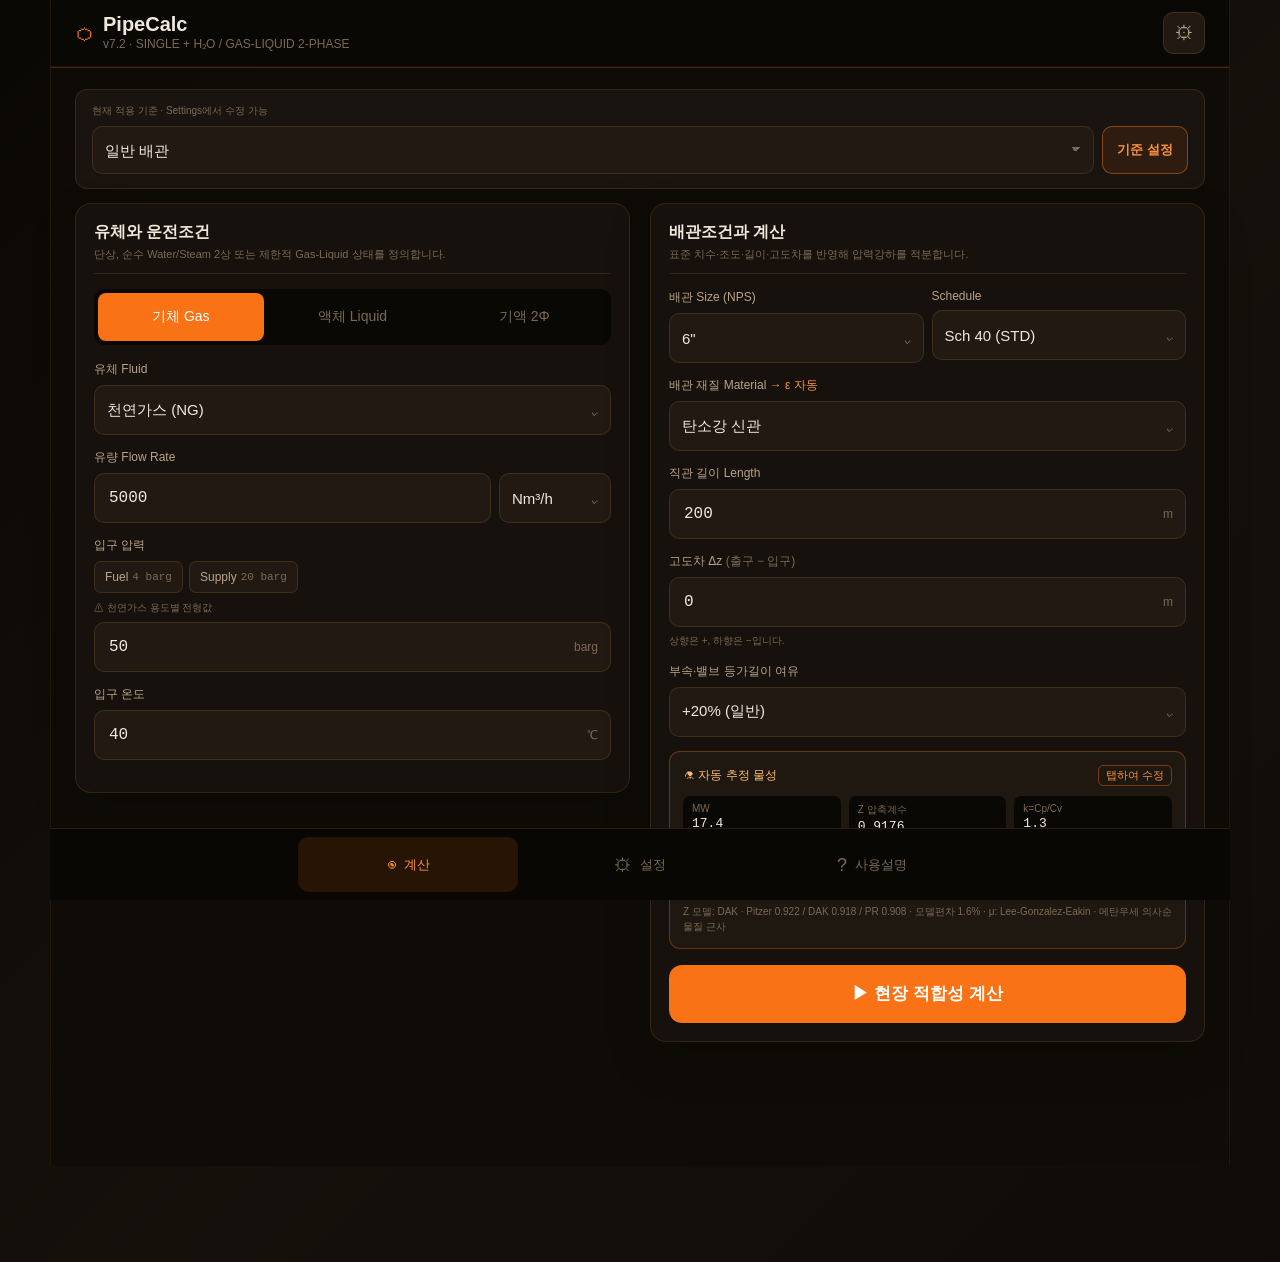
<file: index.html>
<!DOCTYPE html>
<html lang="ko">
<head>
<meta charset="UTF-8" />
<meta name="viewport" content="width=device-width, initial-scale=1.0, viewport-fit=cover" />
<title>PipeCalc v7.2 — IF97 단상·H₂O 및 제한적 Gas-Liquid 2상</title>
<style>
/* ── 디자인 토큰 ── */
:root{
  --bg:#0f0c08; --bg2:#0a0804; --card:#1a1410; --card2:#221a12; --card3:#1e1810;
  --line:rgba(255,180,80,0.12); --line2:rgba(255,180,80,0.07);
  --txt:#f0e8dc; --txt2:#b8a48a; --txt3:#7a6a54;
  --pass:#22c55e; --fail:#ef4444; --info:#f97316; --warn:#fbbf24; --special:#fb923c;
  --r:13px;
}
*{box-sizing:border-box; -webkit-tap-highlight-color:transparent;}
html,body{margin:0; padding:0; background:var(--bg); color:var(--txt);
  font-family:-apple-system,BlinkMacSystemFont,'Segoe UI','Noto Sans KR',Arial,sans-serif; -webkit-font-smoothing:antialiased;}
body{padding:env(safe-area-inset-top) env(safe-area-inset-right) env(safe-area-inset-bottom) env(safe-area-inset-left);}
.mono{font-family:'SFMono-Regular',Consolas,'Liberation Mono',monospace;}
.app{max-width:460px; margin:0 auto; min-height:100vh;}

/* ── 헤더 ── */
.hdr{background:var(--bg2); padding:14px 16px; border-bottom:0.5px solid var(--line2);
  display:flex; align-items:center; justify-content:space-between; position:sticky; top:0; z-index:30;
  box-shadow:0 1px 0 0 rgba(249,115,22,0.25);}
.hdr-l{display:flex; align-items:center; gap:8px;}
.hdr-l b{font-weight:700; font-size:17px;}
.hdr .ico{color:var(--info); font-size:20px;}
.hdr-tag{color:var(--txt3); font-size:11px;}

/* ── 요약바 ── */
.sumbar{background:var(--card); padding:10px 16px; border-bottom:0.5px solid var(--line2);
  position:sticky; top:49px; z-index:29; font-size:13px;}
.sumbar .lbl{color:var(--txt3); font-size:11px; margin-right:6px;}
.sumbar .val{color:var(--txt2);}
.sumbar .val.on{color:var(--txt);}

/* ── 본문 ── */
.body{padding:16px;}
.fld{margin-bottom:14px;}
.fld>label{color:var(--txt2); font-size:12px; display:block; margin-bottom:6px;}
.row{display:flex; gap:8px;}
.row>.fld{flex:1; margin-bottom:0;}
.row.mb{margin-bottom:14px;}

/* 입력 */
.inp,.selbtn{width:100%; background:var(--card2); color:var(--txt); border:0.5px solid var(--line);
  border-radius:9px; min-height:46px; font-size:15px; padding:0 12px;}
.inp{font-family:'SFMono-Regular',Consolas,'Liberation Mono',monospace;}
.inwrap{display:flex; align-items:center; background:var(--card2); border:0.5px solid var(--line);
  border-radius:9px; min-height:46px; padding:0 12px;}
.inwrap input{flex:1; width:100%; background:transparent; color:var(--txt); border:none; outline:none;
  font-family:'SFMono-Regular',Consolas,'Liberation Mono',monospace; font-size:15px;}
.inwrap .u{color:var(--txt3); font-size:12px; margin-left:6px;}

/* 셀렉트 버튼(휠/바텀시트 트리거) */
.selbtn{display:flex; align-items:center; justify-content:space-between; cursor:pointer; text-align:left;}
.selbtn span{color:var(--txt);} .selbtn i{color:var(--txt3); font-size:18px;}

/* 토글 */
.seg{display:flex; gap:6px; background:var(--bg2); border-radius:11px; padding:4px; margin-bottom:16px;}
.seg button{flex:1; background:transparent; color:var(--txt3); border:none; border-radius:8px;
  padding:11px; font-size:14px; font-weight:500; min-height:44px; cursor:pointer; font-family:inherit;}
.seg button.act{background:var(--info); color:#fff;}
.seg.liq button.act{background:var(--info);}

/* 추정 물성 카드 */
.estcard{background:var(--card3); border:0.5px solid rgba(249,115,22,0.32); border-radius:11px; padding:13px; margin-bottom:16px;}
.estcard .top{display:flex; align-items:center; justify-content:space-between; margin-bottom:10px;}
.estcard .top .l{display:flex; align-items:center; gap:6px; color:#fdba74; font-size:12px; font-weight:500;}
.estcard .top .l i{color:var(--special); font-size:16px;}
.estcard .badge{color:var(--special); font-size:11px; border:0.5px solid rgba(249,115,22,0.4); border-radius:5px; padding:2px 7px;}
.estgrid{display:grid; grid-template-columns:1fr 1fr; gap:8px;}
.estitem{background:var(--bg2); border-radius:7px; padding:7px 9px;}
.estitem .k{color:var(--txt3); font-size:10px;}
.estitem .v{color:var(--txt); font-family:'SFMono-Regular',Consolas,'Liberation Mono',monospace; font-size:13px; margin-top:2px;}
.estitem.edit{outline:1px solid rgba(249,115,22,0.5);}
.estitem input{width:100%; background:transparent; border:none; color:var(--special);
  font-family:'SFMono-Regular',Consolas,'Liberation Mono',monospace; font-size:13px; outline:none; margin-top:2px;}

/* 계산 버튼 */
.calc{width:100%; background:var(--info); color:#fff; border:none; border-radius:11px;
  padding:15px; font-size:16px; font-weight:700; min-height:54px; cursor:pointer; font-family:inherit;
  display:flex; align-items:center; justify-content:center; gap:7px;}
.calc:active{transform:scale(0.99);}

/* 결과 */
.result{margin-top:18px;}
.verdict{border-radius:13px; padding:16px; display:flex; align-items:center; gap:12px; margin-bottom:14px;}
.verdict.pass{background:rgba(34,197,94,0.12); border:0.5px solid rgba(34,197,94,0.4);}
.verdict.fail{background:rgba(239,68,68,0.12); border:0.5px solid rgba(239,68,68,0.4);}
.verdict .vi{font-size:34px;} .verdict.pass .vi{color:var(--pass);} .verdict.fail .vi{color:var(--fail);}
.verdict .vt b{font-size:20px; font-weight:700;} .verdict.pass .vt b{color:var(--pass);} .verdict.fail .vt b{color:var(--fail);}
.verdict .vt div{color:var(--txt2); font-size:12px; margin-top:2px;}

.metrics{display:grid; grid-template-columns:1fr 1fr; gap:10px; margin-bottom:14px;}
.metric{background:var(--card); border-radius:10px; padding:12px;}
.metric .mk{color:var(--txt3); font-size:11px;}
.metric .mv{font-family:'SFMono-Regular',Consolas,'Liberation Mono',monospace; font-size:19px; margin-top:3px;}
.metric .ma{font-size:10px; margin-top:3px;}
.metric.ok .mv{color:var(--txt);} .metric.bad .mv{color:var(--fail);} .metric.ok .ma{color:var(--txt3);} .metric.bad .ma{color:var(--fail);}

.detoggle{width:100%; background:var(--card); border:0.5px solid var(--line); color:var(--txt2);
  border-radius:9px; padding:11px; font-size:13px; cursor:pointer; font-family:inherit; margin-bottom:10px;}
.details{background:var(--card); border-radius:10px; padding:13px; display:none;}
.details.show{display:block;}
.details .dl{display:flex; justify-content:space-between; padding:5px 0; border-bottom:0.5px solid var(--line2); font-size:13px;}
.details .dl:last-child{border:none;}
.details .dl .dk{color:var(--txt3);} .details .dl .dv{font-family:'SFMono-Regular',Consolas,'Liberation Mono',monospace;}

.disclaimer{margin-top:14px; padding:11px 13px; background:rgba(245,158,11,0.08);
  border:0.5px solid rgba(245,158,11,0.25); border-radius:9px; color:#fbbf6b; font-size:11px; line-height:1.6;}

/* ── 휠 피커 ── */
.scrim{position:fixed; inset:0; background:rgba(0,0,0,0.55); z-index:50; display:none; align-items:flex-end;}
.scrim.show{display:flex;}
.sheet{width:100%; max-width:460px; margin:0 auto; background:var(--card); border-radius:18px 18px 0 0;
  padding:8px 0 calc(8px + env(safe-area-inset-bottom));}
.sheet-hd{display:flex; align-items:center; justify-content:space-between; padding:10px 16px; border-bottom:0.5px solid var(--line2);}
.sheet-hd b{font-size:15px;} .sheet-hd button{background:none; border:none; color:var(--info); font-size:15px; font-weight:700; font-family:inherit;}
.sheet-hd .cancel{color:var(--txt3); font-weight:400;}

.wheel{position:relative; height:220px; overflow:hidden; -webkit-mask-image:linear-gradient(transparent,#000 25%,#000 75%,transparent);
  mask-image:linear-gradient(transparent,#000 25%,#000 75%,transparent);}
.wheel .sel{position:absolute; left:14px; right:14px; top:88px; height:44px; border-top:0.5px solid var(--line);
  border-bottom:0.5px solid var(--line); pointer-events:none;}
.wheel ul{list-style:none; margin:0; padding:88px 0; touch-action:none;}
.wheel li{height:44px; line-height:44px; text-align:center; font-size:17px; color:var(--txt2);
  font-family:'SFMono-Regular',Consolas,'Liberation Mono',monospace; transition:color .1s;}
.wheel li.center{color:var(--txt); font-weight:500;}

/* ── 바텀시트 검색 ── */
.searchwrap{padding:12px 16px;}
.searchwrap input{width:100%; background:var(--card2); border:0.5px solid var(--line); border-radius:9px;
  min-height:44px; padding:0 12px; color:var(--txt); font-size:15px; font-family:inherit; outline:none;}
.flist{max-height:46vh; overflow-y:auto; padding:0 8px 8px;}
.flist .fitem{display:flex; align-items:center; justify-content:space-between; padding:13px 12px;
  border-radius:9px; cursor:pointer; min-height:48px;}
.flist .fitem:active{background:var(--card2);}
.flist .fitem .fn{font-size:15px;} .flist .fitem .ft{color:var(--txt3); font-size:11px;}
.flist .fitem.sel .fn{color:var(--info); font-weight:500;}
.flist .nores{padding:24px; text-align:center; color:var(--txt3); font-size:13px; line-height:1.6;}

/* ── 압력 프리셋 칩 ── */
.presets{display:flex; flex-wrap:wrap; gap:6px; margin-bottom:7px;}
.preset-chip{background:var(--card2); border:0.5px solid var(--line); color:var(--txt2);
  border-radius:7px; padding:6px 10px; font-size:12px; cursor:pointer; font-family:inherit;
  min-height:32px; display:flex; align-items:center; gap:4px; white-space:nowrap;}
.preset-chip:active{transform:scale(0.96);}
.preset-chip.on{background:rgba(249,115,22,0.14); border-color:rgba(249,115,22,0.5); color:var(--special);}
.preset-chip .pv{font-family:'SFMono-Regular',Consolas,'Liberation Mono',monospace; color:var(--txt3); font-size:11px;}
.preset-chip.on .pv{color:var(--special);}
.preset-note{color:var(--txt3); font-size:10px; margin-bottom:7px; line-height:1.5;}


/* ── v5 현장판: 신뢰도·상변화·오차범위 ── */
.verdict.hold{background:rgba(245,158,11,0.12); border:0.5px solid rgba(245,158,11,0.45);}
.verdict.hold .vi,.verdict.hold .vt b{color:var(--warn);}
.verdict.caution{background:rgba(249,115,22,0.11); border:0.5px solid rgba(249,115,22,0.42);}
.verdict.caution .vi,.verdict.caution .vt b{color:var(--special);}
.verdict.reference{background:rgba(59,130,246,0.11); border:0.5px solid rgba(59,130,246,0.42);}
.verdict.reference .vi,.verdict.reference .vt b{color:#60a5fa;}
.metric.info .mv{color:var(--special);}
.quality{background:var(--card); border-radius:11px; padding:12px; margin-bottom:12px; border:0.5px solid var(--line);}
.quality .qh{display:flex; justify-content:space-between; align-items:center; gap:8px; margin-bottom:8px;}
.quality .qh b{font-size:13px;}
.qbadge{font-family:'SFMono-Regular',Consolas,'Liberation Mono',monospace; font-size:12px; border-radius:6px; padding:3px 8px; border:0.5px solid currentColor;}
.qbadge.a{color:var(--pass)} .qbadge.b{color:#84cc16} .qbadge.c{color:var(--warn)} .qbadge.d{color:var(--fail)}
.qline{font-size:11px; color:var(--txt2); line-height:1.65;}
.alertbox{border-radius:10px; padding:11px 12px; margin-bottom:12px; font-size:11px; line-height:1.65;}
.alertbox.info{background:rgba(59,130,246,0.09); border:0.5px solid rgba(59,130,246,0.3); color:#93c5fd;}
.alertbox.warn{background:rgba(245,158,11,0.09); border:0.5px solid rgba(245,158,11,0.34); color:#fbbf6b;}
.alertbox.danger{background:rgba(239,68,68,0.10); border:0.5px solid rgba(239,68,68,0.38); color:#fca5a5;}
.estnote{grid-column:1/3; color:var(--txt3); font-size:10px; margin-top:2px; line-height:1.55;}
.estnote.warn{color:var(--warn)} .estnote.danger{color:#fca5a5}
.smallnote{color:var(--txt3); font-size:10px; line-height:1.55; margin-top:6px;}
.update-card{background:var(--card); border:0.5px solid var(--line); border-radius:10px; padding:10px 12px; margin-bottom:14px; color:var(--txt2); font-size:11px; line-height:1.6;}


/* ── v6 모바일 UI / 하단 결과 / 설정 페이지 ── */
html{overscroll-behavior-y:none;}
body{padding-bottom:calc(78px + env(safe-area-inset-bottom));}
.app{min-height:100dvh; padding-bottom:140px;}
.hdr{min-height:54px; padding:10px 14px;}
.hdr-actions{display:flex; align-items:center; gap:8px;}
.iconbtn{width:42px; height:42px; border-radius:10px; border:0.5px solid var(--line); background:var(--card2); color:var(--txt2); font-size:19px; cursor:pointer;}
.view{display:none;}
.view.active{display:block;}
.body{padding:14px 14px 24px;}
.profilebar{display:grid; grid-template-columns:1fr auto; gap:8px; align-items:end; background:var(--card); border:0.5px solid var(--line); border-radius:12px; padding:11px; margin-bottom:14px;}
.profilebar .plabel{grid-column:1/3; color:var(--txt3); font-size:10px;}
.native-select{appearance:none; width:100%; min-height:48px; border:0.5px solid var(--line); border-radius:10px; background:var(--card2); color:var(--txt); padding:0 38px 0 12px; font-size:15px; font-family:inherit; background-image:linear-gradient(45deg,transparent 50%,var(--txt3) 50%),linear-gradient(135deg,var(--txt3) 50%,transparent 50%); background-position:calc(100% - 17px) 20px,calc(100% - 12px) 20px; background-size:5px 5px,5px 5px; background-repeat:no-repeat;}
.mini-btn,.secondary-btn,.danger-btn{min-height:48px; border-radius:10px; padding:0 14px; font-family:inherit; font-weight:700; cursor:pointer;}
.mini-btn{border:0.5px solid rgba(249,115,22,.45); color:var(--special); background:rgba(249,115,22,.09);}
.secondary-btn{width:100%; border:0.5px solid var(--line); color:var(--txt2); background:var(--card2);}
.danger-btn{width:100%; border:0.5px solid rgba(239,68,68,.35); color:#fca5a5; background:rgba(239,68,68,.08);}
.fld>label{font-size:12px; margin-bottom:7px;}
.inp,.selbtn,.inwrap{min-height:50px; border-radius:10px;}
.inwrap input{font-size:16px; min-height:48px;}
.seg button{min-height:48px;}
.calc{min-height:58px; border-radius:13px; font-size:17px; position:relative; z-index:1;}
.special-input{display:none; background:rgba(249,115,22,.07); border:0.5px solid rgba(249,115,22,.28); border-radius:11px; padding:11px; margin-bottom:14px;}
.special-input.show{display:block;}
.conc-chips{display:flex; gap:6px; overflow-x:auto; padding:2px 0 4px; scrollbar-width:none;}
.conc-chips::-webkit-scrollbar{display:none;}
.conc-chip{min-width:58px; min-height:38px; border-radius:9px; border:0.5px solid var(--line); background:var(--card2); color:var(--txt2); font-family:inherit;}
.conc-chip.on{color:var(--special); border-color:rgba(249,115,22,.55); background:rgba(249,115,22,.12);}

/* 결과는 하단 고정 */
.result-dock{position:fixed; left:50%; transform:translateX(-50%); bottom:calc(70px + env(safe-area-inset-bottom)); width:min(460px,100%); z-index:42; padding:0 10px 8px; display:none; pointer-events:none;}
.result-dock.show{display:block;}
.result-dock button{pointer-events:auto; width:100%; min-height:76px; border:none; border-radius:14px; background:rgba(26,20,16,.97); color:var(--txt); box-shadow:0 -8px 30px rgba(0,0,0,.42); border:1px solid var(--line); padding:10px 12px; display:grid; grid-template-columns:auto 1fr auto; gap:10px; align-items:center; text-align:left; font-family:inherit;}
.dock-status{width:52px; height:52px; border-radius:12px; display:flex; flex-direction:column; align-items:center; justify-content:center; font-weight:800; font-size:11px;}
.dock-status.pass{background:rgba(34,197,94,.14); color:var(--pass);}
.dock-status.fail{background:rgba(239,68,68,.14); color:var(--fail);}
.dock-status.caution,.dock-status.hold{background:rgba(245,158,11,.14); color:var(--warn);}
.dock-status.reference{background:rgba(59,130,246,.14); color:#60a5fa;}
.dock-main{min-width:0;}
.dock-main b{font-size:14px; display:block; white-space:nowrap; overflow:hidden; text-overflow:ellipsis;}
.dock-main span{display:block; color:var(--txt2); font-size:11px; margin-top:4px; white-space:nowrap; overflow:hidden; text-overflow:ellipsis;}
.dock-arrow{font-size:22px; color:var(--special);}

.bottom-nav{position:fixed; left:50%; transform:translateX(-50%); bottom:0; width:min(460px,100%); height:calc(70px + env(safe-area-inset-bottom)); padding:7px 8px env(safe-area-inset-bottom); z-index:45; display:grid; grid-template-columns:1fr 1fr 1fr; gap:6px; background:rgba(10,8,4,.97); border-top:0.5px solid var(--line); backdrop-filter:blur(16px);}
.nav-btn{border:none; border-radius:11px; background:transparent; color:var(--txt3); min-height:54px; display:flex; flex-direction:column; align-items:center; justify-content:center; gap:3px; font-family:inherit; font-size:11px; text-decoration:none; cursor:pointer;}
.nav-btn .ni{font-size:20px; line-height:1;}
.nav-btn.active{background:rgba(249,115,22,.12); color:var(--special);}

/* 결과 상세 bottom sheet */
.result-sheet{max-height:92dvh; overflow-y:auto; padding-bottom:calc(18px + env(safe-area-inset-bottom));}
.result-content{padding:14px;}
.close-x{min-width:44px; min-height:44px; border:none; background:transparent; color:var(--txt2); font-size:24px;}

/* 설정 */
.page-title{margin:4px 0 14px;}
.page-title h2{font-size:20px; margin:0 0 5px;}
.page-title p{font-size:11px; color:var(--txt3); margin:0; line-height:1.55;}
.settings-card{background:var(--card); border:0.5px solid var(--line); border-radius:13px; padding:13px; margin-bottom:12px;}
.settings-card h3{font-size:14px; margin:0 0 10px;}
.settings-grid{display:grid; grid-template-columns:1fr 1fr; gap:10px;}
.settings-grid .fld{margin:0;}
.settings-grid .full{grid-column:1/3;}
.setting-note{font-size:10px; color:var(--txt3); line-height:1.6; margin-top:8px;}
.button-stack{display:grid; gap:9px; margin:12px 0 22px;}
.save-btn{width:100%; min-height:56px; border:none; border-radius:12px; background:var(--info); color:white; font-family:inherit; font-size:16px; font-weight:800;}
.profile-description{padding:10px 12px; border-radius:10px; background:var(--bg2); color:var(--txt2); font-size:11px; line-height:1.55; margin-top:9px;}
.workspace-grid{display:block;}
.input-panel{min-width:0;}
.mode-card{display:none; background:rgba(59,130,246,.07); border:0.5px solid rgba(59,130,246,.30); border-radius:12px; padding:11px; margin-bottom:14px;}
.mode-card.show{display:block;}
.mode-card .seg{margin-bottom:9px;}
.mode-card .seg button{padding:8px 5px; font-size:12px;}
.two-phase-inputs{display:none; margin-top:10px;}
.two-phase-inputs.show{display:block;}
.two-phase-grid{display:grid; grid-template-columns:1fr; gap:10px;}
.two-phase-grid .fld{margin:0;}
.gas-liquid-card{display:none; background:rgba(34,197,94,.07); border-color:rgba(34,197,94,.32);}
.gas-liquid-card.show{display:block;}
.gas-liquid-grid{display:grid; grid-template-columns:1fr; gap:10px;}
.gas-liquid-grid .fld{margin:0; min-width:0;}
.gas-liquid-grid .full{grid-column:1;}
.sample-btn{width:100%; min-height:40px; margin-top:10px; border:0.5px solid rgba(34,197,94,.40); border-radius:8px; background:rgba(34,197,94,.10); color:#86efac; font:inherit; cursor:pointer;}
.seg button[data-ph="two-phase"]{min-width:0;}
.mode-note{color:#93c5fd; font-size:10px; line-height:1.6;}
.locked{opacity:.48; pointer-events:none;}
.hidden{display:none!important;}
.desktop-section-title{display:none;}

@media (max-width:360px){
  .body{padding-left:10px;padding-right:10px;}
  .settings-grid{grid-template-columns:1fr;}
  .settings-grid .full{grid-column:1;}
  .profilebar{grid-template-columns:1fr;}
  .profilebar .plabel{grid-column:1;}
  .mini-btn{width:100%;}
}

@media (min-width:480px){
  .gas-liquid-grid{grid-template-columns:1fr 1fr;}
  .gas-liquid-grid .full{grid-column:1/3;}
}

@media (min-width:820px){
  body{padding-bottom:96px; background:linear-gradient(135deg,#0a0804 0%,#15100a 55%,#0f0c08 100%);}
  .app{max-width:1180px; min-height:100vh; padding-bottom:90px; border-left:0.5px solid var(--line2); border-right:0.5px solid var(--line2); background:rgba(15,12,8,.96);}
  .hdr{padding:12px 24px; min-height:64px;}
  .hdr-l b{font-size:20px;}
  .hdr-tag{font-size:12px;}
  .body{padding:22px 24px 34px;}
  .profilebar{grid-template-columns:minmax(280px,1fr) auto; max-width:none; padding:14px 16px;}
  .workspace-grid{display:grid; grid-template-columns:minmax(0,1fr) minmax(0,1fr); gap:20px; align-items:start;}
  .input-panel{background:rgba(26,20,16,.72); border:0.5px solid var(--line); border-radius:16px; padding:18px; box-shadow:0 18px 50px rgba(0,0,0,.14);}
  .desktop-section-title{display:block; margin:0 0 15px; padding-bottom:11px; border-bottom:0.5px solid var(--line);}
  .desktop-section-title b{font-size:16px;}
  .desktop-section-title span{display:block; margin-top:4px; color:var(--txt3); font-size:11px;}
  .row>.fld{min-width:0;}
  .estgrid{grid-template-columns:repeat(3,minmax(0,1fr));}
  .estnote{grid-column:1/4;}
  .settings-grid{grid-template-columns:repeat(3,minmax(0,1fr));}
  .settings-grid .full{grid-column:1/4;}
  #settingsView .body{max-width:980px; margin:0 auto;}
  .result-dock{bottom:78px; width:min(1180px,100%); padding:0 24px 10px;}
  .result-dock button{min-height:68px; grid-template-columns:62px 1fr auto; padding:8px 16px;}
  .bottom-nav{width:min(1180px,100%); height:72px; padding:8px 22px; grid-template-columns:repeat(3,minmax(140px,220px)); justify-content:center; gap:12px;}
  .nav-btn{flex-direction:row; gap:8px; font-size:13px;}
  .nav-btn .ni{font-size:18px;}
  .scrim{align-items:center; justify-content:center; padding:28px;}
  .sheet{max-width:680px; max-height:90vh; border-radius:18px; padding-bottom:10px; box-shadow:0 26px 90px rgba(0,0,0,.55);}
  .result-sheet{max-width:820px; max-height:88vh;}
  .result-content{padding:20px;}
  .metrics{grid-template-columns:repeat(3,minmax(0,1fr));}
  .details{padding:16px;}
  .flist{max-height:56vh;}
  .two-phase-grid{grid-template-columns:1fr 1fr;}
  .gas-liquid-grid{grid-template-columns:repeat(3,minmax(0,1fr));}
  .gas-liquid-grid .full{grid-column:1/4;}
}

</style>
</head>
<body>
<div class="app">
  <header class="hdr">
    <div class="hdr-l"><span class="ico">⬡</span><div><b>PipeCalc</b><div class="hdr-tag">v7.2 · SINGLE + H₂O / GAS-LIQUID 2-PHASE</div></div></div>
    <div class="hdr-actions"><button class="iconbtn" id="headerSettingsBtn" aria-label="설정">⚙</button></div>
  </header>

  <section class="view active" id="calcView">
    <div class="body">
      <div class="profilebar">
        <div class="plabel">현재 적용 기준 · Settings에서 수정 가능</div>
        <select id="profileSelect" class="native-select" aria-label="적용 기준"></select>
        <button class="mini-btn" id="profileSettingsBtn">기준 설정</button>
      </div>

      <div class="workspace-grid">
      <div class="input-panel">
      <div class="desktop-section-title"><b>유체와 운전조건</b><span>단상, 순수 Water/Steam 2상 또는 제한적 Gas-Liquid 상태를 정의합니다.</span></div>

      <div class="seg" id="phaseSeg">
        <button class="act" data-ph="gas">기체 Gas</button>
        <button data-ph="liquid">액체 Liquid</button>
        <button data-ph="two-phase">기액 2Φ</button>
      </div>

      <div class="fld" id="fluidBlock">
        <label>유체 Fluid</label>
        <button class="selbtn" id="fluidBtn"><span id="fluidLbl">천연가스 (NG)</span><i>⌄</i></button>
      </div>

      <div class="mode-card" id="h2oModeBlock">
        <div class="fld" style="margin-bottom:8px"><label>Water/Steam 계산 모드</label></div>
        <div class="seg" id="calcModeSeg">
          <button class="act" data-mode="single">단상 P,T</button>
          <button data-mode="px">2상 P,x</button>
          <button data-mode="ph">2상 P,h</button>
        </div>
        <div class="mode-note" id="modeNote">단상은 IF97 기반 정상상태 등온 적분입니다.</div>
        <div class="two-phase-inputs" id="twoPhaseBlock">
          <div class="two-phase-grid">
            <div class="fld" id="qualityBlock"><label>입구 증기품질 Quality, x</label><div class="inwrap"><input id="quality" inputmode="decimal" value="20"/><span class="u">wt% vapor</span></div></div>
            <div class="fld hidden" id="enthalpyBlock"><label>입구 비엔탈피 Specific Enthalpy, h</label><div class="inwrap"><input id="enthalpy" inputmode="decimal" value="1165.57"/><span class="u">kJ/kg</span></div></div>
          </div>
          <div class="smallnote" id="satPreview">입구 압력을 입력하면 IF97 포화온도·hf·hg를 자동 표시합니다.</div>
        </div>
      </div>

      <div class="mode-card gas-liquid-card" id="gasLiquidBlock">
        <div class="fld" style="margin-bottom:8px"><label>제한적 Gas-Liquid 입력</label></div>
        <div class="mode-note">양상 물성을 입구 운전조건 기준으로 직접 입력합니다. 기액평형·Flash·유동양식은 계산하지 않습니다.</div>
        <div class="gas-liquid-grid">
          <div class="fld full"><label>기상 질량분율 Gas mass fraction, xg</label><div class="inwrap"><input id="glQuality" inputmode="decimal" value="0.3"/><span class="u">wt% gas</span></div></div>
          <div class="fld"><label>액상 밀도 ρL</label><div class="inwrap"><input id="glRhoL" inputmode="decimal" value="998.2"/><span class="u">kg/m³</span></div></div>
          <div class="fld"><label>액상 점도 μL</label><div class="inwrap"><input id="glMuL" inputmode="decimal" value="1.002"/><span class="u">mPa·s</span></div></div>
          <div class="fld"><label>기상 밀도 ρG</label><div class="inwrap"><input id="glRhoG" inputmode="decimal" value="1.204"/><span class="u">kg/m³</span></div></div>
          <div class="fld"><label>기상 점도 μG</label><div class="inwrap"><input id="glMuG" inputmode="decimal" value="0.0181"/><span class="u">mPa·s</span></div></div>
        </div>
        <button class="sample-btn" id="airWaterSampleBtn" type="button">Air-Water 20℃·0 barg 검증 예시 불러오기</button>
        <div class="smallnote">ρG는 입력 압력의 값이어야 합니다. 앱은 등온·고정 Z 근사로 배관 중 ρG∝P만 반영합니다.</div>
      </div>

      <div class="special-input" id="concBlock">
        <div class="fld" style="margin-bottom:9px">
          <label>NaOH 농도 Concentration</label>
          <div class="inwrap"><input id="conc" inputmode="decimal" value="30"/><span class="u">wt%</span></div>
        </div>
        <div class="conc-chips" id="concChips"></div>
        <div class="smallnote">10~50 wt%, 20~100℃ 표를 보간한 현장 근사입니다. 추정 ρ·μ는 탭하여 실제값으로 교체할 수 있습니다.</div>
      </div>

      <div class="fld">
        <label>유량 Flow Rate</label>
        <div class="row">
          <div class="inwrap" style="flex:1;"><input id="flow" inputmode="decimal" value="5000"/></div>
          <button class="selbtn" id="flowUnitBtn" style="width:112px;"><span id="flowUnitLbl">Nm³/h</span><i>⌄</i></button>
        </div>
      </div>

      <div class="fld">
        <label>입구 압력</label>
        <div class="presets" id="presChips"></div>
        <div class="preset-note" id="presNote"></div>
        <div class="inwrap"><input id="pres" inputmode="decimal" value="50"/><span class="u">barg</span></div>
      </div>

      <div class="fld" id="tempBlock">
        <label>입구 온도</label>
        <div class="inwrap"><input id="temp" inputmode="decimal" value="40"/><span class="u">℃</span></div>
      </div>

      </div>
      <div class="input-panel">
      <div class="desktop-section-title"><b>배관조건과 계산</b><span>표준 치수·조도·길이·고도차를 반영해 압력강하를 적분합니다.</span></div>

      <div class="row mb">
        <div class="fld"><label>배관 Size (NPS)</label><button class="selbtn" id="npsBtn"><span id="npsLbl">6&quot;</span><i>⌄</i></button></div>
        <div class="fld"><label>Schedule</label><button class="selbtn" id="schBtn"><span id="schLbl">Sch 40 (STD)</span><i>⌄</i></button></div>
      </div>

      <div class="fld">
        <label>배관 재질 Material <span style="color:var(--special)">→ ε 자동</span></label>
        <button class="selbtn" id="matBtn"><span id="matLbl">탄소강 신관</span><i>⌄</i></button>
      </div>

      <div class="fld">
        <label>직관 길이 Length</label>
        <div class="inwrap"><input id="len" inputmode="decimal" value="200"/><span class="u">m</span></div>
      </div>

      <div class="fld">
        <label>고도차 Δz <span style="color:var(--txt3)">(출구 − 입구)</span></label>
        <div class="inwrap"><input id="elev" inputmode="decimal" value="0"/><span class="u">m</span></div>
        <div class="smallnote">상향은 +, 하향은 −입니다.</div>
      </div>

      <div class="fld">
        <label>부속·밸브 등가길이 여유</label>
        <button class="selbtn" id="allowBtn"><span id="allowLbl">+20% (일반)</span><i>⌄</i></button>
      </div>

      <div class="estcard">
        <div class="top"><div class="l">⚗ 자동 추정 물성</div><span class="badge" id="estBadge">탭하여 수정</span></div>
        <div class="estgrid" id="estGrid"></div>
      </div>

      <button class="calc" id="calcBtn">▶ 현장 적합성 계산</button>
      </div>
      </div>
    </div>
  </section>

  <section class="view" id="settingsView">
    <div class="body">
      <div class="page-title"><h2>판정 기준 설정</h2><p>펌프 전단, 냉각수(CW), 헤더 등 현장 상황별 기준을 저장합니다. 입력값은 사내 설계기준에 맞춰 수정하세요.</p></div>

      <div class="settings-card">
        <h3>편집할 기준 프로파일</h3>
        <select id="settingsProfileSelect" class="native-select"></select>
        <div class="profile-description" id="profileDescription"></div>
      </div>

      <div class="settings-card">
        <h3>허용 기준</h3>
        <div class="settings-grid">
          <div class="fld"><label>액체 최대 유속</label><div class="inwrap"><input id="setLiqV" inputmode="decimal"/><span class="u">m/s</span></div></div>
          <div class="fld"><label>기체 최대 유속</label><div class="inwrap"><input id="setGasV" inputmode="decimal"/><span class="u">m/s</span></div></div>
          <div class="fld"><label>액체 최대 ΔP/100m</label><div class="inwrap"><input id="setLiqDP" inputmode="decimal"/><span class="u">bar</span></div></div>
          <div class="fld"><label>기체 최대 ΔP/100m</label><div class="inwrap"><input id="setGasDP" inputmode="decimal"/><span class="u">bar</span></div></div>
          <div class="fld"><label>기체 최대 Mach</label><div class="inwrap"><input id="setMach" inputmode="decimal"/><span class="u">Ma</span></div></div>
          <div class="fld"><label>최소 출구압력</label><div class="inwrap"><input id="setMinOut" inputmode="decimal" placeholder="미사용"/><span class="u">barg</span></div></div>
        </div>
        <div class="setting-note">최소 출구압력을 비워 두면 판정에서 제외합니다. 펌프 전단 프로파일에서는 배관 손실뿐 아니라 실제 NPSH 검토가 별도로 필요합니다.</div>
      </div>

      <div class="button-stack">
        <button class="save-btn" id="saveSettingsBtn">설정 저장 및 적용</button>
        <button class="danger-btn" id="resetSettingsBtn">선택 프로파일 기본값 복원</button>
        <a class="secondary-btn" style="display:flex;align-items:center;justify-content:center;text-decoration:none" href="PipeCalc_v7_2_Manual.html">사용 설명서 열기</a>
      </div>
    </div>
  </section>
</div>

<div class="result-dock" id="resultDock">
  <button id="resultDockBtn" aria-label="결과 상세 보기">
    <div class="dock-status" id="dockStatus">—</div>
    <div class="dock-main"><b id="dockTitle">계산 결과</b><span id="dockSub">상세 결과 보기</span></div>
    <div class="dock-arrow">⌃</div>
  </button>
</div>

<nav class="bottom-nav" id="bottomNav">
  <button class="nav-btn active" data-view="calc"><span class="ni">◉</span><span>계산</span></button>
  <button class="nav-btn" data-view="settings"><span class="ni">⚙</span><span>설정</span></button>
  <a class="nav-btn" href="PipeCalc_v7_2_Manual.html"><span class="ni">?</span><span>사용설명</span></a>
</nav>

<div class="scrim" id="wheelScrim"><div class="sheet"><div class="sheet-hd"><button class="cancel" id="wheelCancel">취소</button><b id="wheelTitle">선택</b><button id="wheelDone">완료</button></div><div class="wheel" id="wheel"><div class="sel"></div><ul id="wheelList"></ul></div></div></div>

<div class="scrim" id="fluidScrim"><div class="sheet"><div class="sheet-hd"><button class="cancel" id="fluidCancel">취소</button><b>유체 선택</b><span style="width:44px"></span></div><div class="searchwrap"><input id="fluidSearch" placeholder="유체명 검색 (예: EDC, NaOH, Cl2)" /></div><div class="flist" id="fluidList"></div></div></div>

<div class="scrim" id="resultScrim"><div class="sheet result-sheet"><div class="sheet-hd"><span style="width:44px"></span><b>계산 상세 결과</b><button class="close-x" id="resultClose">×</button></div><div class="result-content" id="resultDetail"></div></div></div>

<script>
/*
Embedded thermodynamic engine: iapws-if97 2.2.0 (MIT)
Copyright (c) 2026 jltonghui. IAPWS equations used with attribution.
*/
(()=>{var Q0=Object.defineProperty;var Z0=(e,t,n)=>t in e?Q0(e,t,{enumerable:!0,configurable:!0,writable:!0,value:n}):e[t]=n;var G=(e,t,n)=>Z0(e,typeof t!="symbol"?t+"":t,n);var g;(function(e){e[e.Region1=1]="Region1",e[e.Region2=2]="Region2",e[e.Region3=3]="Region3",e[e.Region4=4]="Region4",e[e.Region5=5]="Region5"})(g||(g={}));var P=class extends Error{constructor(t){super(t),this.name="IF97Error"}},H=class extends P{constructor(n,r,o,i){super(`${n} = ${r} is out of range [${o}, ${i}]`);G(this,"parameter");G(this,"value");G(this,"min");G(this,"max");this.parameter=n,this.value=r,this.min=o,this.max=i,this.name="OutOfRangeError"}},V=class extends P{constructor(n,r){super(`${n} failed to converge after ${r} iterations`);G(this,"solver");G(this,"iterations");this.solver=n,this.iterations=r,this.name="ConvergenceError"}};var w0=.46151805,x=647.096,d0=.001,n0=1e-9,M0=1e-8,y=22.064,u0=1e-9;var O=322,c0=611657e-9,k=273.16,d=.000611212677444,X=100,L=273.15,f0=2273.15;var F=623.15,j=1073.15;var A0=4,U=16.5291642526,h0=863.15;var W=1073.15,K=50,C0=2273.15;var e1=[[0,-2,.14632971213167],[0,-1,-.84548187169114],[0,0,-3.756360367204],[0,1,3.3855169168385],[0,2,-.95791963387872],[0,3,.15772038513228],[0,4,-.016616417199501],[0,5,.00081214629983568],[1,-9,.00028319080123804],[1,-7,-.00060706301565874],[1,-1,-.018990068218419],[1,0,-.032529748770505],[1,1,-.021841717175414],[1,3,-5283835796993e-17],[2,-3,-.00047184321073267],[2,0,-.00030001780793026],[2,1,47661393906987e-18],[2,3,-44141845330846e-19],[2,17,-72694996297594e-29],[3,-4,-31679644845054e-18],[3,0,-28270797985312e-19],[3,6,-85205128120103e-23],[4,-5,-22425281908e-16],[4,-2,-65171222895601e-20],[4,10,-14341729937924e-26],[5,-8,-40516996860117e-20],[8,-11,-12734301741641e-22],[8,-6,-17424871230634e-23],[21,-29,-68762131295531e-32],[23,-31,14478307828521e-33],[29,-38,26335781662795e-36],[30,-39,-11947622640071e-36],[31,-40,18228094581404e-37],[32,-41,-93537087292458e-39]],t1=16.53,n1=1386;function q(e,t){let n=e/t1,r=n1/t,o=0,i=0,f=0,s=0,m=0,a=0;for(let[p,l,R]of e1){let _=Math.pow(7.1-n,p),h=Math.pow(r-1.222,l);o+=R*_*h,i+=-R*p*Math.pow(7.1-n,p-1)*h,f+=R*p*(p-1)*Math.pow(7.1-n,p-2)*h,s+=R*_*l*Math.pow(r-1.222,l-1),m+=R*_*l*(l-1)*Math.pow(r-1.222,l-2),a+=-R*p*Math.pow(7.1-n,p-1)*l*Math.pow(r-1.222,l-1)}return{region:g.Region1,pressure:e,temperature:t,specificVolume:.461526*t*n*i/(1e3*e),internalEnergy:.461526*t*(r*s-n*i),entropy:.461526*(r*s-o),enthalpy:.461526*t*r*s,cp:.461526*(-r*r*m),cv:.461526*(-r*r*m+Math.pow(i-r*a,2)/f),speedOfSound:Math.sqrt(1e3*.461526*t*i*i/(Math.pow(i-r*a,2)/(r*r*m)-f)),quality:null,isobaricExpansion:(1-r*a/i)/t,isothermalCompressibility:-n*f/i/e}}var r1=[[0,-9.6927686500217],[1,10.086655968018],[-5,-.005608791128302],[-4,.071452738081455],[-3,-.40710498223928],[-2,1.4240819171444],[-1,-4.383951131945],[2,-.28408632460772],[3,.021268463753307]],o1=[[1,0,-.0017731742473213],[1,1,-.017834862292358],[1,2,-.045996013696365],[1,3,-.057581259083432],[1,6,-.05032527872793],[2,1,-33032641670203e-18],[2,2,-.00018948987516315],[2,4,-.0039392777243355],[2,7,-.043797295650573],[2,36,-26674547914087e-18],[3,0,20481737692309e-21],[3,1,43870667284435e-20],[3,3,-3227767723857e-17],[3,6,-.0015033924542148],[3,35,-.040668253562649],[4,1,-78847309559367e-23],[4,2,12790717852285e-21],[4,3,48225372718507e-20],[5,7,22922076337661e-19],[6,3,-16714766451061e-24],[6,16,-.0021171472321355],[6,35,-23.895741934104],[7,0,-5905956432427e-30],[7,11,-12621808899101e-19],[7,25,-.038946842435739],[8,8,11256211360459e-24],[8,36,-8.2311340897998],[9,13,19809712802088e-21],[10,4,10406965210174e-32],[10,10,-10234747095929e-26],[10,14,-10018179379511e-22],[16,29,-80882908646985e-24],[16,50,.10693031879409],[18,57,-.33662250574171],[20,20,89185845355421e-38],[20,35,30629316876232e-26],[20,48,-42002467698208e-19],[21,21,-59056029685639e-39],[22,53,37826947613457e-19],[23,39,-12768608934681e-28],[24,26,73087610595061e-42],[24,40,55414715350778e-30],[24,58,-9436970724121e-19]];function b(e,t){let n=e,r=540/t,o=Math.log(n),i=1/n,f=0,s=0;for(let[M,S]of r1)o+=S*Math.pow(r,M),f+=S*M*Math.pow(r,M-1),s+=S*M*(M-1)*Math.pow(r,M-2);let m=0,a=0,p=0,l=0,R=0,_=0;for(let[M,S,A]of o1){let z=Math.pow(n,M),T=r-.5,R0=Math.pow(T,S);m+=A*z*R0,a+=A*M*Math.pow(n,M-1)*R0,p+=A*M*(M-1)*Math.pow(n,M-2)*R0,l+=A*z*S*Math.pow(T,S-1),R+=A*z*S*(S-1)*Math.pow(T,S-2),_+=A*M*Math.pow(n,M-1)*S*Math.pow(T,S-1)}let h=i+a,I=f+l,E=s+R;return{region:g.Region2,pressure:e,temperature:t,specificVolume:.461526*t/(1e3*e)*n*h,internalEnergy:.461526*t*(r*I-n*h),entropy:.461526*(r*I-(o+m)),enthalpy:.461526*t*r*I,cp:-.461526*r*r*E,cv:.461526*(-r*r*E-Math.pow(1+n*a-r*n*_,2)/(1-n*n*p)),speedOfSound:Math.sqrt(1e3*.461526*t*(1+2*n*a+n*n*a*a)/(1-n*n*p+Math.pow(1+n*a-r*n*_,2)/(r*r*E))),quality:null,isobaricExpansion:(1+n*a-r*n*_)/(1+n*a)/t,isothermalCompressibility:(1-n*n*p)/(1+n*a)/e}}var i1=[[0,-13.179983674201],[1,6.8540841634434],[-3,-.024805148933466],[-2,.36901534980333],[-1,-3.1161318213925],[2,-.32961626538917]],a1=[[1,1,.0015736404855259],[1,2,.00090153761673944],[1,3,-.0050270077677648],[2,3,22440037409485e-19],[2,9,-41163275453471e-19],[3,7,37919454822955e-21]];function Q(e,t){let n=e,r=1e3/t,o=Math.log(n),i=1/n,f=0,s=0;for(let[M,S]of i1)o+=S*Math.pow(r,M),f+=S*M*Math.pow(r,M-1),s+=S*M*(M-1)*Math.pow(r,M-2);let m=0,a=0,p=0,l=0,R=0,_=0;for(let[M,S,A]of a1){let z=Math.pow(n,M),T=Math.pow(r,S);m+=A*z*T,a+=A*M*Math.pow(n,M-1)*T,p+=A*M*(M-1)*Math.pow(n,M-2)*T,l+=A*z*S*Math.pow(r,S-1),R+=A*z*S*(S-1)*Math.pow(r,S-2),_+=A*M*Math.pow(n,M-1)*S*Math.pow(r,S-1)}let h=i+a,I=f+l,E=s+R;return{region:g.Region5,pressure:e,temperature:t,specificVolume:.461526*t*n*h/(1e3*e),internalEnergy:.461526*t*(r*I-n*h),entropy:.461526*(r*I-(o+m)),enthalpy:.461526*t*r*I,cp:-.461526*r*r*E,cv:.461526*(-r*r*E-Math.pow(1+n*a-r*n*_,2)/(1-n*n*p)),speedOfSound:Math.sqrt(1e3*.461526*t*(1+2*n*a+n*n*a*a)/(1-n*n*p+Math.pow(1+n*a-r*n*_,2)/(r*r*E))),quality:null,isobaricExpansion:(1+n*a-r*n*_)/(1+n*a)/t,isothermalCompressibility:(1-n*n*p)/(1+n*a)/e}}function r0(e){return Math.abs(e-d)<=u0?d:Math.abs(e-c0)<=u0?c0:Math.abs(e-y)<=u0?y:e}function o0(e){return Math.abs(e-L)<=n0?L:Math.abs(e-k)<=n0?k:Math.abs(e-x)<=n0?x:e}var N=[0,1167.0521452767,-724213.16703206,-17.073846940092,12020.82470247,-32325550322333e-7,14.91510861353,-4823.2657361591,405113.40542057,-.23855557567849,650.17534844798];function Y(e){if(e<273.15||e>x)throw new H("Temperature",e,273.15,x);let t=e+N[9]/(e-N[10]),n=t*t+N[1]*t+N[2],r=N[3]*t*t+N[4]*t+N[5],o=N[6]*t*t+N[7]*t+N[8];return r0(Math.pow(2*o/(-r+Math.sqrt(r*r-4*n*o)),4))}function v(e){if(e<d||e>y)throw new H("Pressure",e,d,y);let t=Math.pow(e,.25),n=t*t+N[3]*t+N[6],r=N[1]*t*t+N[4]*t+N[7],o=N[2]*t*t+N[5]*t+N[8],i=2*o/(-r-Math.sqrt(r*r-4*n*o));return o0((N[10]+i-Math.sqrt(Math.pow(N[10]+i,2)-4*(N[9]+N[10]*i)))/2)}function b0(e){if(!Number.isFinite(e)||e<U||e>X)throw new P(`boundary23_P_to_T requires p in [${U}, ${X}] MPa, got ${e}`);return 572.54459862746+Math.sqrt((e-13.91883977887)/.0010192970039326)}function J(e,t,n){let r=0;for(let o=0;o<t.length;o++)r+=n[o]*Math.pow(e,t[o]);return r}function S0(e,t,n){let r=Math.log(e),o=0;for(let i=0;i<t.length;i++)o+=n[i]*Math.pow(r,t[i]);return o}function g0(e){return S0(e,[0,1,2,-1,-2],[1547.93642129415,-187.661219490113,21.3144632222113,-1918.87498864292,918.419702359447])}function D(e){return J(e,[0,1,2,3],[585.276966696349,2.78233532206915,-.0127283549295878,.000159090746562729])}function Z(e){return 3.727888004*(e-22.064)+647.096}function l0(e){return J(e,[0,1,2,3,4],[-24928.4240900418,4281.43584791546,-269.02917314013,7.51608051114157,-.0787105249910383])}function _0(e){return J(e,[0,1,2,3,4],[584.814781649163,-.616179320924617,.260763050899562,-.00587071076864459,515308185433082e-19])}function e0(e){return J(e,[0,1,2,3,4],[617.229772068439,-7.70600270141675,.697072596851896,-.0157391839848015,.000137897492684194])}function v0(e){return J(e,[0,1,2,3],[535.339483742384,7.61978122720128,-.158365725441648,.00192871054508108])}function O0(e){return S0(e,[0,1,2,-1,-2],[969.461372400213,-332.500170441278,64.2859598466067,773.845935768222,-1523.13732937084])}function X0(e){return J(e,[0,1,2,3],[565.603648239126,5.29062258221222,-.102020639611016,.00122240301070145])}function B0(e){return J(e,[0,1,2,3],[584.561202520006,-1.02961025163669,.243293362700452,-.00294905044740799])}function H0(e){return J(e,[0,1,2,3],[528.199646263062,8.90579602135307,-.222814134903755,.00286791682263697])}function L0(e){return S0(e,[0,1,2,-1,-2],[7.2805260914538,97.3505869861952,14.7370491183191,329.196213998375,873.371668682417])}var N0=[[0,0,1.0658070028513],[0,0,-15.732845290239],[0,1,20.944396974307],[0,2,-7.6867707878716],[0,7,2.6185947787954],[0,10,-2.808078114862],[0,12,1.2053369696517],[0,23,-.0084566812812502],[1,2,-1.2654315477714],[1,6,-1.1524407806681],[1,15,.88521043984318],[1,17,-.64207765181607],[2,0,.38493460186671],[2,2,-.85214708824206],[2,6,4.8972281541877],[2,7,-3.0502617256965],[2,22,.039420536879154],[2,26,.12558408424308],[3,0,-.2799932969871],[3,2,1.389979956946],[3,4,-2.018991502357],[3,16,-.0082147637173963],[3,26,-.47596035734923],[4,0,.0439840744735],[4,2,-.44476435428739],[4,4,.90572070719733],[4,26,.70522450087967],[5,1,.10770512626332],[5,3,-.32913623258954],[5,26,-.50871062041158],[6,0,-.022175400873096],[6,2,.094260751665092],[6,26,.16436278447961],[7,2,-.013503372241348],[8,26,-.014834345352472],[9,2,.00057922953628084],[9,26,.0032308904703711],[10,0,80964802996215e-18],[10,1,-.00016557679795037],[11,26,-44923899061815e-18]],u1=322,c1=647.096;function i0(e,t){if(!Number.isFinite(e)||e<=0)throw new P(`region3ByRhoT requires a finite positive density, got ${e}`);let n=e/u1,r=c1/t,o=1/e,i=N0[0][2],f=i*Math.log(n),s=i/n,m=-i/(n*n),a=0,p=0,l=0;for(let R=1;R<N0.length;R++){let[_,h,I]=N0[R],E=Math.pow(n,_),M=Math.pow(r,h);f+=I*E*M,s+=I*_*Math.pow(n,_-1)*M,m+=I*_*(_-1)*Math.pow(n,_-2)*M,a+=I*E*h*Math.pow(r,h-1),p+=I*E*h*(h-1)*Math.pow(r,h-2),l+=I*_*Math.pow(n,_-1)*h*Math.pow(r,h-1)}return{region:g.Region3,pressure:e*.461526*t*n*s/1e3,temperature:t,specificVolume:o,internalEnergy:.461526*t*r*a,entropy:.461526*(r*a-f),enthalpy:.461526*t*(r*a+n*s),cp:.461526*(-r*r*p+Math.pow(n*s-n*r*l,2)/(2*n*s+n*n*m)),cv:.461526*(-r*r*p),speedOfSound:Math.sqrt(1e3*.461526*t*(2*n*s+n*n*m-Math.pow(n*s-n*r*l,2)/(r*r*p))),quality:null,isobaricExpansion:(s-r*l)/(2*s+n*m)/t,isothermalCompressibility:1/(2*n*s+n*n*m)/e/.461526/t*1e3}}function u(e,t,n){let r=t/e.pStar,o=n/e.tStar,i=e.piExp??1,f=e.sigExp??1,s=0;for(let[a,p,l]of e.IJN)s+=l*Math.pow(r-e.piShift,i*a)*Math.pow(o-e.sigShift,f*p);let m=e.transform??"linear";return m==="pow4"?e.vStar*Math.pow(s,4):m==="exp"?e.vStar*Math.exp(s):e.vStar*s}var f1={pStar:100,tStar:760,vStar:.0024,piShift:.085,sigShift:.817,IJN:[[-12,5,.00110879558823853],[-12,10,572.616740810616],[-12,12,-76705.1948380852],[-10,5,-.0253321069529674],[-10,10,6280.08049345689],[-10,12,234105.654131876],[-8,5,.216867826045856],[-8,8,-156.237904341963],[-8,10,-26989.3956176613],[-6,1,-.000180407100085505],[-5,1,.00116732227668261],[-5,5,26.698704085604],[-5,10,28277.6617243286],[-4,8,-2424.31520029523],[-3,0,.000435217323022733],[-3,1,-.0122494831387441],[-3,3,1.79357604019989],[-3,6,44.2729521058314],[-2,0,-.00593223489018342],[-2,2,.453186261685774],[-2,3,1.3582570312914],[-1,0,.0408748415856745],[-1,1,.474686397863312],[-1,2,1.18646814997915],[0,0,.546987265727549],[0,1,.195266770452643],[1,0,-.0502268790869663],[1,2,-.369645308193377],[2,0,.0063382803752842],[2,2,.0797441793901017]]},p1={pStar:100,tStar:860,vStar:.0041,piShift:.28,sigShift:.779,IJN:[[-12,10,-.0827670470003621],[-12,12,41.6887126010565],[-10,8,.0483651982197059],[-10,14,-29103.2084950276],[-8,8,-111.422582236948],[-6,5,-.0202300083904014],[-6,6,294.002509338515],[-6,8,140.244997609658],[-5,5,-344.384158811459],[-5,8,361.182452612149],[-5,10,-1406.99677420738],[-4,2,-.00202023902676481],[-4,4,171.346792457471],[-4,5,-4.25597804058632],[-3,0,691346085000334e-20],[-3,1,.00151140509678925],[-3,2,-.0416375290166236],[-3,3,-41.3754957011042],[-3,5,-50.6673295721637],[-2,0,-.000572212965569023],[-2,2,6.08817368401785],[-2,5,23.9600660256161],[-1,0,.0122261479925384],[-1,2,2.16356057692938],[0,0,.398198903368642],[0,1,-.116892827834085],[1,0,-.102845919373532],[1,2,-.492676637589284],[2,0,.065554045640679],[3,2,-.24046253507853],[4,0,-.0269798180310075],[4,1,.128369435967012]]},l1={pStar:40,tStar:690,vStar:.0022,piShift:.259,sigShift:.903,IJN:[[-12,6,3.1196778876303],[-12,8,27671.3458847564],[-12,10,322583103403269e-7],[-10,6,-342.416065095363],[-10,8,-899732.529907377],[-10,10,-793892049821251e-7],[-8,5,95.3193003217388],[-8,6,2297.84742345072],[-8,7,175336.675322499],[-6,8,791214365222792e-8],[-5,1,319933345844209e-19],[-5,4,-65.9508863555767],[-5,7,-833426.563212851],[-4,2,.0645734680583292],[-4,8,-382031020570813e-8],[-3,0,406398848470079e-19],[-3,3,31.0327498492008],[-2,0,-.000892996718483724],[-2,4,234.604891591616],[-2,5,3775.15668966951],[-1,0,.0158646812591361],[-1,1,.707906336241843],[-1,2,12.601622514657],[0,0,.736143655772152],[0,1,.676544268999101],[0,2,-17.8100588189137],[1,0,-.156531975531713],[1,2,11.7707430048158],[2,0,.0840143653860447],[2,1,-.186442467471949],[2,3,-44.0170203949645],[2,7,123290423502494e-8],[3,0,-.0240650039730845],[3,7,-107077716660869e-8],[8,1,.0438319858566475]]},_1={pStar:40,tStar:690,vStar:.0029,piShift:.559,sigShift:.939,transform:"pow4",IJN:[[-12,4,-452484847171645e-24],[-12,6,315210389538801e-19],[-12,7,-.00214991352047545],[-12,10,508.058874808345],[-12,12,-127123036845932e-7],[-12,16,115371133120497e-2],[-10,0,-197805728776273e-30],[-10,2,241554806033972e-25],[-10,4,-156481703640525e-20],[-10,6,.00277211346836625],[-10,8,-20.3578994462286],[-10,10,144369489909053e-8],[-10,14,-411254217946539e-4],[-8,3,623449786243773e-20],[-8,7,-22.1774281146038],[-8,8,-68931.5087933158],[-8,10,-195419525060713e-7],[-6,6,3163.73510564015],[-6,8,224040754426988e-8],[-5,1,-436701347922356e-20],[-5,2,-.000404213852833996],[-5,5,-348.153203414663],[-5,7,-385294.213555289],[-4,0,135203700099403e-21],[-4,1,.000134648383271089],[-4,7,125031.835351736],[-3,2,.0968123678455841],[-3,4,225.660517512438],[-2,0,-.000190102435341872],[-2,1,-.0299628410819229],[-1,0,.00500833915372121],[-1,1,.387842482998411],[-1,5,-1385.35367777182],[0,0,.870745245971773],[0,2,1.71946252068742],[1,0,-.0326650121426383],[1,6,4980.44171727877],[3,0,.00551478022765087]]},m1={pStar:40,tStar:710,vStar:.0032,piShift:.587,sigShift:.918,IJN:[[-12,14,715815808404721e-6],[-12,16,-114328360753449e-3],[-10,3,37653100201572e-25],[-10,6,-903983668691157e-19],[-10,10,665695.908836252],[-10,14,535364174960127e-5],[-10,16,794977402335603e-4],[-8,7,92.2230563421437],[-8,8,-142586.073991215],[-8,10,-111796381424162e-8],[-6,6,8961.2162964076],[-5,6,-6699.89239070491],[-4,2,.00451242538486834],[-4,4,-33.9731325977713],[-3,2,-1.20523111552278],[-3,6,47599.2667717124],[-3,7,-266627.750390341],[-2,0,-.000153314954386524],[-2,1,.305638404828265],[-2,3,123.654999499486],[-2,4,-1043.90794213011],[-1,0,-.0157496516174308],[0,0,.685331118940253],[0,1,1.78373462873903],[1,0,-.54467412487891],[1,4,2045.29931318843],[1,6,-22834.2359328752],[2,0,.413197481515899],[2,2,-34.1931835910405]]},R1={pStar:40,tStar:730,vStar:.0064,piShift:.587,sigShift:.891,piExp:.5,transform:"pow4",IJN:[[0,-3,-251756547792325e-22],[0,-2,601307193668763e-20],[0,-1,-.00100615977450049],[0,0,.999969140252192],[0,1,2.14107759236486],[0,2,-16.5175571959086],[1,-1,-.00141987303638727],[1,1,2.69251915156554],[1,2,34.9741815858722],[1,3,-30.0208695771783],[2,0,-1.31546288252539],[2,1,-8.39091277286169],[3,-5,181545608337015e-24],[3,-2,-.000591099206478909],[3,0,1.52115067087106],[4,-3,252956470663225e-19],[5,-8,100726265203786e-29],[5,1,-1.4977453386065],[6,-6,-793940970562969e-24],[7,-4,-.000150290891264717],[7,1,1.51205531275133],[10,-6,470942606221652e-20],[12,-10,195049710391712e-27],[12,-8,-911627886266077e-23],[12,-4,.000604374640201265],[14,-12,-225132933900136e-30],[14,-10,610916973582981e-26],[14,-8,-303063908043404e-21],[14,-6,-137796070798409e-19],[14,-4,-.000919296736666106],[16,-10,639288223132545e-24],[16,-8,753259479898699e-21],[18,-12,-400321478682929e-27],[18,-10,756140294351614e-23],[20,-12,-912082054034891e-26],[20,-10,-237612381140539e-22],[20,-6,269586010591874e-19],[22,-12,-732828135157839e-25],[24,-12,24199557830666e-23],[24,-4,-.000405735532730322],[28,-12,189424143498011e-24],[32,-12,-486632965074563e-24]]},M1={pStar:25,tStar:660,vStar:.0027,piShift:.872,sigShift:.971,transform:"pow4",IJN:[[-12,7,412209020652996e-19],[-12,12,-114987238280587e-8],[-12,14,94818088503208e-4],[-12,18,-195788865718971e3],[-12,22,4962507048713e12],[-12,24,-105549884548496e14],[-10,14,-758642165988278e-3],[-10,20,-922172769596101e8],[-10,24,725379072059348e15],[-8,7,-61.7718249205859],[-8,8,10755.5033344858],[-8,10,-379545802336487e-7],[-8,12,228646846221831e-3],[-6,8,-499741093010619e-8],[-6,22,-280214310054101e16],[-5,7,104915406769586e-8],[-5,20,613754229168619e13],[-4,22,802056715528378e17],[-3,7,-298617819828065e-7],[-2,3,-91.0782540134681],[-2,5,135033.227281565],[-2,14,-712949383408211e4],[-2,24,-104578785289542e22],[-1,2,30.4331584444093],[-1,8,593250797959445e-5],[-1,18,-364174062110798e13],[0,0,.921791403532461],[0,1,-.337693609657471],[0,2,-72.4644143758508],[1,0,-.110480239272601],[1,1,5.36516031875059],[1,3,-2914.41872156205],[3,24,616338176535305e25],[5,22,-12088917586118e25],[6,12,818396024524612e8],[8,3,940781944835829e-6],[10,0,-36727.9669545448],[10,6,-8375139317986550]]},h1={pStar:25,tStar:660,vStar:.0032,piShift:.898,sigShift:.983,transform:"pow4",IJN:[[-12,8,.0561379678887577],[-12,12,774135421587083e-5],[-10,4,111482975877938e-23],[-10,6,-.00143987128208183],[-10,8,1936.9655876492],[-10,10,-605971823585005e-6],[-10,14,171951568124337e-1],[-10,16,-0x41e39802409844],[-8,0,38785116807801e-30],[-8,1,-395464327846105e-28],[-8,6,-170.875935679023],[-8,7,-2120.1062070122],[-8,8,177683337348191e-7],[-6,4,11.0177443629575],[-6,6,-234396.091693313],[-6,8,-656174421999594e-8],[-5,2,156362212977396e-19],[-5,3,-2.129462570214],[-5,4,13.5249306374858],[-4,2,.177189164145813],[-4,4,1394.99167345464],[-3,1,-.00703670932036388],[-3,2,-.152011044389648],[-2,0,981916922991113e-19],[-1,0,.00147199658618076],[-1,2,20.2618487025578],[0,0,.89934551894424],[1,0,-.211346402240858],[1,2,24.9971752957491]]},C1={pStar:25,tStar:660,vStar:.0041,piShift:.91,sigShift:.984,piExp:.5,transform:"pow4",IJN:[[0,0,1.06905684359136],[0,1,-1.48620857922333],[0,10,0xec57e58491b8],[1,-4,-446352055678749e-26],[1,-2,-566620757170032e-21],[1,-1,-.00235302885736849],[1,0,-.269226321968839],[2,0,9.22024992944392],[3,-5,357633505503772e-26],[3,0,-17.3942565562222],[4,-3,700681785556229e-20],[4,-2,-.000267050351075768],[4,-1,-2.31779669675624],[5,-6,-753533046979752e-27],[5,-1,4.81337131452891],[5,12,-223286270422356e7],[7,-4,-118746004987383e-19],[7,-3,.00646412934136496],[8,-6,-410588536330937e-24],[8,10,422739537057241e5],[10,-8,313698180473812e-27],[12,-12,16439533434504e-37],[12,-6,-339823323754373e-20],[12,-4,-.0135268639905021],[14,-10,-723252514211625e-29],[14,-8,184386437538366e-23],[14,-4,-.0463959533752385],[14,5,-99226310037675],[18,-12,688169154439335e-31],[18,-10,-222620998452197e-25],[18,-8,-540843018624083e-22],[18,-6,.00345570606200257],[18,2,422275800304086e-4],[20,-12,-126974478770487e-29],[20,-10,927237985153679e-24],[22,-12,612670812016489e-28],[24,-12,-722693924063497e-26],[24,-8,-.000383669502636822],[32,-10,.000374684572410204],[32,-5,-93197.6897511086],[36,-10,-.0247690616026922],[36,-8,65.8110546759474]]},S1={pStar:25,tStar:670,vStar:.0054,piShift:.875,sigShift:.964,piExp:.5,transform:"pow4",IJN:[[0,-1,-.00011137131739554],[0,0,1.00342892423685],[0,1,5.30615581928979],[1,-2,179058760078792e-20],[1,-1,-.000728541958464774],[1,1,-18.7576133371704],[2,-1,.00199060874071849],[2,1,24.357475537729],[3,-2,-.000177040785499444],[4,-2,-.0025968038522713],[4,2,-198.704578406823],[5,-3,738627790224287e-19],[5,-2,-.00236264692844138],[5,0,-1.61023121314333],[6,3,6223.22971786473],[10,-6,-960754116701669e-23],[12,-8,-510572269720488e-25],[12,-3,.00767373781404211],[14,-10,663855469485254e-29],[14,-8,-717590735526745e-24],[14,-5,146564542926508e-19],[16,-10,309029474277013e-26],[18,-12,-464216300971708e-30],[20,-12,-390499637961161e-28],[20,-10,-236716126781431e-24],[24,-12,454652854268717e-26],[24,-6,-.00422271787482497],[28,-12,283911742354706e-25],[28,-5,2.70929002720228]]},g1={pStar:25,tStar:680,vStar:.0077,piShift:.802,sigShift:.935,IJN:[[-2,10,-401215699576099e-6],[-2,12,484501478318406e-4],[-1,-5,394721471363678e-29],[-1,6,37262.9967374147],[0,-12,-369794374168666e-44],[0,-6,-380436407012452e-29],[0,-2,475361629970233e-21],[0,-1,-.000879148916140706],[0,0,.844317863844331],[0,1,12.24331626566],[0,2,-104.529634830279],[0,3,589.702771277429],[0,14,-291026851164444e-1],[1,-3,17034307284185e-19],[1,-2,-.000277617606975748],[1,0,-3.44709605486686],[1,1,22.1333862447095],[1,2,-194.646110037079],[2,-8,808354639772825e-30],[2,-6,-18084520914547e-24],[2,-3,-696664158132412e-20],[2,-2,-.00181057560300994],[2,0,2.55830298579027],[2,4,3289.13873658481],[5,-12,-173270241249904e-33],[5,-6,-661876792558034e-21],[5,-3,-.0039568892342125],[6,-12,604203299819132e-32],[6,-10,-400879935920517e-28],[6,-8,160751107464958e-23],[6,-5,383719409025556e-19],[8,-12,-649565446702457e-29],[10,-12,-149095328506e-23],[12,-10,541449377329581e-23]]},N1={pStar:24,tStar:650,vStar:.0026,piShift:.908,sigShift:.989,transform:"pow4",IJN:[[-12,14,260702058647537e-5],[-12,16,-0xab3cb46fab60],[-12,18,554923870289667e4],[-12,20,-758966946387758e8],[-12,22,413865186848908e12],[-10,14,-81503800073806e-2],[-10,24,-381458260489955e18],[-8,6,-.0123239564600519],[-8,10,226095631437174e-7],[-8,12,-49501780950672e-2],[-8,14,5294829964228630],[-8,18,-444359478746295e8],[-8,24,521635864527315e20],[-8,36,-487095672740742e40],[-6,8,-714430.209937547],[-5,4,.127868634615495],[-5,5,-10.0752127917598],[-4,7,77745143796099e-7],[-4,16,-108105480796471e10],[-3,1,-357578581169659e-20],[-3,3,-2.12857169423484],[-3,18,270706111085238e15],[-3,20,-695953622348829e18],[-2,2,.11060902747228],[-2,3,72.1559163361354],[-2,10,-306367307532219],[-1,0,26583961888553e-18],[-1,1,.0253392392889754],[-1,3,-214.443041836579],[0,0,.937846601489667],[0,1,2.231840431017],[0,2,33.8401222509191],[0,12,494237237179718e6],[1,0,-.198068404154428],[1,16,-14141534988114e17],[2,1,-99.3862421613651],[4,0,125.070534142731],[5,0,-996.473529004439],[5,1,47313.7909872765],[6,14,116662121219322e18],[10,4,-0xb38ddbd8a7ec2],[10,12,-445703369196945e18],[14,10,642794932373694e18]]},I1={pStar:23,tStar:650,vStar:.0028,piShift:1,sigShift:.997,sigExp:.25,IJN:[[0,0,.811384363481847],[3,0,-5681.99310990094],[8,0,-178657198172556e-4],[20,2,795537657613427e17],[1,5,-81456.8209346872],[3,5,-659774567602874e-7],[4,5,-152861148659302e-4],[5,5,-560165667510446e-3],[1,6,458384.828593949],[6,6,-385754000383848e-1],[2,7,453735800004273e-7],[4,8,939454935735563e-3],[14,8,266572856432938e13],[2,10,-547578313899097e-5],[5,10,0xb68f181cb242],[3,12,185007245563239e-2],[0,14,185135446828337e-6],[1,14,-170451090076385e-3],[1,18,0x8f99b72e5e6e],[1,20,-0x7320116e5c57c],[28,20,36819392618357e46],[2,22,170215539458936e3],[16,22,639234909918741e27],[0,24,-821698160721956],[5,24,-795260241872306e9],[0,28,23341586947851e4],[3,28,-600079934586803e8],[4,28,594584382273384e10],[12,28,189461279349492e25],[16,28,-810093428842645e31],[1,32,188813911076809e7],[8,32,111052244098768e21],[14,32,291133958602503e31],[0,36,-32942192395146e8],[2,36,-137570282536696e11],[3,36,181508996303902e13],[4,36,-346865122768353e15],[8,36,-21196114177426e24],[14,36,-128617899887675e34],[24,36,479817895699239e50]]},P1={pStar:23,tStar:650,vStar:.0031,piShift:.976,sigShift:.997,transform:"exp",IJN:[[0,-12,280967799943151e-53],[3,-12,614869006573609e-45],[4,-12,582238667048942e-42],[6,-12,390628369238462e-37],[7,-12,821445758255119e-35],[10,-12,402137961842776e-29],[12,-12,651718171878301e-27],[14,-12,-211773355803058e-22],[18,-12,.00264953354380072],[0,-10,-135031446451331e-46],[3,-10,-607246643970893e-38],[5,-10,-402352115234494e-33],[6,-10,-744938506925544e-31],[8,-10,189917206526237e-27],[12,-10,364975183508473e-20],[0,-8,177274872361946e-40],[3,-8,-334952758812999e-33],[7,-8,-421537726098389e-23],[12,-8,-.0391048167929649],[2,-6,541276911564176e-28],[3,-6,705412100773699e-26],[4,-6,258585887897486e-23],[2,-5,-493111362030162e-25],[4,-5,-158649699894543e-20],[7,-5,-.5250374278861],[4,-4,.00220019901729615],[3,-3,-.00643064132636925],[5,-3,62.9154149015048],[6,-3,135.147318617061],[0,-2,240560808321713e-21],[0,-1,-.000890763306701305],[3,-1,-4402.09599407714],[1,0,-302.807107747776],[0,1,1591.58748314599],[1,1,232534.272709876],[0,2,-792681.2071326],[1,4,-869871364662769e-4],[0,5,354542769185671e-3],[1,6,400849240129329]]},y1={pStar:23,tStar:650,vStar:.0034,piShift:.974,sigShift:.996,piExp:.5,IJN:[[0,-12,128746023979718e-49],[0,-4,-735234770382342e-26],[0,-1,.0028907869214915],[2,-1,.244482731907223],[3,-10,141733492030985e-38],[4,-12,-354533853059476e-43],[4,-8,-594539202901431e-32],[4,-5,-585188401782779e-23],[4,-4,201377325411803e-20],[4,-1,1.38647388209306],[5,-4,-173959365084772e-19],[5,-3,.00137680878349369],[6,-8,814897605805513e-29],[7,-12,425596631351839e-40],[8,-10,-387449113787755e-32],[8,-8,13981473024e-23],[8,-4,-.00171849638951521],[10,-12,641890529513296e-36],[10,-8,118960578072018e-25],[14,-12,-155282762571611e-32],[14,-8,233907907347507e-22],[20,-12,-174093247766213e-27],[20,-10,377682649089149e-23],[24,-12,-516720236575302e-25]]},x1={pStar:23,tStar:650,vStar:.0041,piShift:.972,sigShift:.997,piExp:.5,IJN:[[0,-1,-982825342010366e-19],[0,0,1.05145700850612],[0,1,116.033094095084],[0,2,3246.64750281543],[1,1,-1235.92348610137],[2,-1,-.0561403450013495],[3,-3,856677401640869e-22],[3,0,236.313425393924],[4,-2,.00972503292350109],[6,-2,-1.03001994531927],[7,-5,-149653706199162e-23],[7,-4,-215743778861592e-19],[8,-2,-8.34452198291445],[10,-3,.586602660564988],[12,-12,343480022104968e-40],[12,-6,816256095947021e-20],[12,-5,.00294985697916798],[14,-10,711730466276584e-31],[14,-8,400954763806941e-24],[14,-3,10.7766027032853],[16,-8,-409449599138182e-21],[18,-8,-729121307758902e-20],[20,-10,677107970938909e-23],[22,-10,602745973022975e-22],[24,-12,-382323011855257e-25],[24,-8,.00179946628317437],[36,-12,-.000345042834640005]]},E1={pStar:23,tStar:650,vStar:.0022,piShift:.848,sigShift:.983,transform:"pow4",IJN:[[-12,10,-82043.384325995],[-12,12,473271518461586e-4],[-10,6,-.0805950021005413],[-10,7,32.860002543598],[-10,8,-3566.1702998249],[-10,10,-172985781433335e-5],[-8,8,351769232729192e-7],[-6,6,-775489.259985144],[-5,2,710346691966018e-19],[-5,5,99349.9883820274],[-4,3,-.64209417190457],[-4,4,-6128.42816820083],[-3,3,232.808472983776],[-2,0,-142808220416837e-19],[-2,1,-.00643596060678456],[-2,2,-4.28577227475614],[-2,4,2256.89939161918],[-1,0,.0010035565172151],[-1,1,.333491455143516],[-1,2,1.09697576888873],[0,0,.961917379376452],[1,0,-.0838165632204598],[1,1,2.47795908411492],[1,3,-3191.14969006533]]},w1={pStar:23,tStar:650,vStar:.0054,piShift:.874,sigShift:.982,IJN:[[-8,6,.00144165955660863],[-8,14,-701438599628258e-2],[-3,-3,-830946716459219e-31],[-3,3,.261975135368109],[-3,4,393.097214706245],[-3,5,-10433.4030654021],[-3,8,490112654154211e-6],[0,-1,-.000147104222772069],[0,0,1.03602748043408],[0,1,3.05308890065089],[0,5,-399745276971264e-8],[3,-6,56923371959375e-25],[3,-2,-.0464923504407778],[8,-12,-535400396512906e-32],[8,-10,399988795693162e-27],[8,-8,-536479560201811e-21],[8,-5,.0159536722411202],[10,-12,270303248860217e-29],[10,-10,244247453858506e-22],[10,-8,-983430636716454e-20],[10,-6,.0663513144224454],[10,-5,-9.93456957845006],[10,-4,546.491323528491],[10,-3,-14336.5406393758],[10,-2,150764.974125511],[12,-12,-337209709340105e-24],[14,-12,377501980025469e-23]]},d1={pStar:21,tStar:640,vStar:.0022,piShift:.886,sigShift:.99,transform:"pow4",IJN:[[-12,20,-532466612140254e8],[-12,24,100415480000824e17],[-10,22,-191540001821367e15],[-8,14,0x2585ef7d1adcdc],[-6,36,202281884477061e44],[-5,8,884585472596134e-7],[-5,16,166540181638363e8],[-4,6,-313563.197669111],[-4,32,-185662327545324e39],[-3,3,-.0624942093918942],[-3,8,-50416072413259e-4],[-2,4,18751.4491833092],[-1,1,.00121399979993217],[-1,2,1.88317043049455],[-1,3,-1670.7350396206],[0,0,.965961650599775],[0,1,2.94885696802488],[0,4,-65391.5627346115],[0,28,604012200163444e35],[1,0,-.198339358557937],[1,32,-175984090163501e43],[3,0,3.56314881403987],[3,1,-575.991255144384],[3,2,45621.3415338071],[4,3,-109174044987829e-7],[4,18,437796099975134e19],[4,24,-616552611135792e31],[5,4,193568768917797e-5],[14,24,950898170425042e39]]},A1={pStar:20,tStar:650,vStar:.0088,piShift:.803,sigShift:1.02,IJN:[[0,0,1.55287249586268],[0,1,6.64235115009031],[0,4,-2893.6623672721],[0,12,-385923202309848e-2],[1,0,-2.91002915783761],[1,10,-829088246858083e-3],[2,0,1.76814899675218],[2,6,-534686695713469e-6],[2,14,160464608687834e3],[3,3,196435.366560186],[3,8,156637427541729e-2],[4,0,-1.78154560260006],[4,10,-0x82987a4d20778],[7,3,385659001648006e-7],[7,4,110554446790543e-5],[7,7,-677073830687349e-1],[7,20,-327910592086523e16],[7,36,-341552040860644e36],[10,10,-527251339709047e6],[10,12,245375640937055e9],[10,14,-168776617209269e12],[10,16,358958955867578e14],[10,22,-656475280339411e21],[18,18,355286045512301e24],[20,32,56902145441327e44],[22,22,-700584546433113e33],[22,36,-705772623326374e50],[24,24,166861176200148e38],[28,28,-300475129680486e46],[32,22,-668481295196808e36],[32,32,428432338620678e54],[32,36,-444227367758304e57],[36,36,-281396013562745e62]]},b1={pStar:23,tStar:650,vStar:.0026,piShift:.902,sigShift:.988,IJN:[[-12,14,122088349258355e3],[-10,10,104216468608488e-5],[-10,12,-8826669315646520],[-10,14,259929510849499e5],[-8,10,0xca77139f8c43],[-8,12,-878473585050085e3],[-8,14,-314432577551552e7],[-6,8,-216934916996285e-2],[-6,12,159079648196849e6],[-5,4,-339.567617303423],[-5,8,884387651337836e-2],[-5,12,-843405926846418e6],[-3,2,11.4178193518022],[-1,-1,-.000122708229235641],[-1,1,-106.201671767107],[-1,12,903443213959313e10],[-1,14,-693996270370852e13],[0,-3,648916718965575e-23],[0,1,7189.57567127851],[1,-2,.00105581745346187],[2,5,-651903203602581],[2,10,-160116813274676e10],[3,-5,-510254294237837e-23],[5,-4,-.152355388953402],[5,2,677143292290144e-3],[5,3,0xfb5d5ea4a5b2],[6,-5,.0116862983141686],[6,2,-301426947980171e-1],[8,-8,16971981388484e-21],[8,8,104674840020929e12],[10,-4,-10801.690456014],[12,-12,-990623601934295e-27],[12,-4,536116483602738e-8],[12,4,226145963747881e7],[14,-12,-48873156577621e-23],[14,-10,15100154888067e-18],[14,-6,-22770.046464392],[14,6,-781754507698846e13]]},v1={pStar:23,tStar:650,vStar:.0031,piShift:.96,sigShift:.995,IJN:[[-10,-8,-415652812061591e-69],[-8,-12,177441742924043e-75],[-6,-12,-357078668203377e-69],[-6,-3,359252213604114e-40],[-6,5,-25.9123736380269],[-6,6,59461.976619346],[-6,8,-624184007103158e-4],[-6,10,0x6f3a7cc64429a0],[-5,1,105006446192036e-23],[-5,2,-192824336984852e-20],[-5,6,654144.373749937],[-5,8,513117462865044e-2],[-5,10,-697595750347391e4],[-5,14,-103977184454767e14],[-4,-12,119563135540666e-62],[-4,-10,-436677034051655e-56],[-4,-6,926990036530639e-44],[-4,10,587793105620748e6],[-3,-3,280375725094731e-32],[-3,10,-192359972440634e8],[-3,12,742705723302738e12],[-2,2,-51.7429682450605],[-2,4,820612048645469e-8],[-1,-2,-188214882341448e-23],[-1,0,.0184587261114837],[0,-2,-135830407782663e-20],[0,6,-72368188562634800],[0,10,-223449194054124e12],[1,-12,-111526741826431e-49],[1,-10,276032601145151e-43],[3,3,0x7aa6b9468aed],[4,-6,65244029334586e-23],[4,3,51065511977436e3],[4,10,-468138358908732e17],[5,2,-7606674911832790],[8,-12,-417247986986821e-33],[10,-2,312545677756104e-1],[12,-3,-0x5b4a741e82fa],[14,1,247761392329058e12]]},O1={pStar:23,tStar:650,vStar:.0039,piShift:.959,sigShift:.995,transform:"pow4",IJN:[[-12,8,-586219133817016e-22],[-12,14,-894460355005526e-4],[-10,-1,531168037519774e-45],[-10,8,.109892402329239],[-8,6,-.0575368389425212],[-8,8,22827.6853990249],[-8,14,-158548609655002e4],[-6,-4,329865748576503e-42],[-6,-3,-634987981190669e-39],[-6,2,615762068640611e-23],[-6,8,-961109240985747e-7],[-5,-10,-406274286652625e-59],[-4,-1,-471103725498077e-27],[-4,3,.725937724828145],[-3,-10,187768525763682e-53],[-3,3,-1033.08436323771],[-2,1,-.0662552816342168],[-2,2,579.51404176571],[-1,-8,237416732616644e-41],[-1,-4,271700235739893e-29],[-1,1,-90.788621349836],[0,-12,-171242509570207e-51],[0,1,156.792067854621],[1,-1,.92326135790147],[2,-1,-5.97865988422577],[2,2,321988767636389e-8],[3,-12,-399441390042203e-44],[3,-5,493429086046981e-22],[5,-10,812036983370565e-34],[5,-8,-207610284654137e-26],[5,-6,-340821291419719e-21],[8,-12,542000573372233e-32],[8,-10,-856711586510214e-27],[10,-12,266170454405981e-28],[10,-8,858133791857099e-20]]},X1={pStar:23,tStar:650,vStar:.0049,piShift:.91,sigShift:.988,IJN:[[-8,14,377373741298151e4],[-6,10,-507100883722913e-2],[-5,10,-0x3ac1543725378],[-4,1,184790814320773e-20],[-4,2,-.000924729378390945],[-4,14,-425999562292738e9],[-3,-2,-462307771873973e-27],[-3,12,107319065855767e7],[-1,5,648662492280682e-4],[0,0,2.44200600688281],[0,4,-851535733484258e-5],[0,10,169894481433592e7],[1,-10,21578022250902e-40],[1,-1,-.320850551367334],[2,6,-38264244845861e3],[3,-12,-275386077674421e-43],[3,0,-563199.253391666],[3,8,-326068646279314e6],[4,3,397949001553184e-1],[5,-6,100824008584757e-21],[5,-2,16223.4569738433],[5,1,-432355225319745e-4],[6,1,-59287424559861e-2],[8,-6,1.33061647281106],[8,-3,157338197797544e-8],[8,1,258189614270853e-1],[8,8,262413209706358e10],[10,-8,-.0920011937431142],[12,-10,.00220213765905426],[12,-8,-11.0433759109547],[12,-5,847004870612087e-8],[12,-4,-592910695762536e-6],[14,-12,-18302717326966e-18],[14,-10,.181339603516302],[14,-8,-1192.28759669889],[14,-6,430867658061468e-8]]},B1={pStar:22,tStar:650,vStar:.0031,piShift:.996,sigShift:.994,transform:"pow4",IJN:[[0,-3,-525597995024633e-24],[0,1,5834.41305228407],[0,5,-0x2fe21365d014f4],[0,8,118973500934212e11],[1,8,-159096490904708e12],[2,-4,-315839902302021e-21],[2,-1,496.212197158239],[2,4,327777227273171e4],[2,5,-527114657850696e7],[3,-8,210017506281863e-31],[3,4,705106224399834e6],[3,8,-266713136106469e16],[4,-6,-145370512554562e-22],[4,6,14933391705313e14],[5,-2,-149795620287641e-7],[5,1,-3818819062711e3],[8,-8,724660165585797e-19],[8,-2,-937808169550193e-1],[10,-5,514411468376383e-5],[12,-8,-82819.8594040141]]},H1={pStar:22,tStar:650,vStar:.0038,piShift:.993,sigShift:.994,transform:"pow4",IJN:[[-8,3,24400789229065e-24],[-6,6,-463057430331242e-8],[-5,6,728803274777712e-5],[-5,8,0xba51bacfa1810],[-4,5,-110598170118409e-5],[-4,6,-323899915729957e-2],[-4,8,9238140070232450],[-3,-2,842250080413712e-27],[-3,5,663221436245506e-3],[-3,6,-0x980a5797f80b],[-2,2,2537.49358701391],[-1,-6,-819731559610523e-35],[0,3,328380587890663e-3],[1,1,-625004791171543e-7],[2,6,803197957462023e6],[3,-6,-204397011338353e-25],[3,-2,-3783.91047055938],[6,-6,.0097287654593862],[6,-5,15.4355721681459],[6,-4,-3739.62862928643],[6,-1,-682859011374572e-4],[8,-8,-.000248488015614543],[8,-4,394536049497068e-8]]},c={A:f1,B:p1,C:l1,D:_1,E:m1,F:R1,G:M1,H:h1,I:C1,J:S1,K:g1,L:N1,M:I1,N:P1,O:y1,P:x1,Q:E1,R:w1,S:d1,T:A1,U:b1,V:v1,W:O1,X:X1,Y:B1,Z:H1};var F0=19.00881189173929;function T0(e,t,n){return n===0?e<F0?u(c.C,e,t):e<21.0434?u(c.S,e,t):e<21.9316?u(c.U,e,t):u(c.Y,e,t):e<20.5?u(c.T,e,t):e<21.0434?u(c.R,e,t):e<21.9009?u(c.X,e,t):u(c.Z,e,t)}function U0(e,t){if(e>40)return t<=g0(e)?u(c.A,e,t):u(c.B,e,t);if(e>25){let o=D(e),i=g0(e),f=Z(e);return t<=o?u(c.C,e,t):t<=i?u(c.D,e,t):t<=f?u(c.E,e,t):u(c.F,e,t)}if(e>23.5){let o=D(e),i=l0(e),f=Z(e),s=_0(e),m=e0(e);return t<=o?u(c.C,e,t):t<=i?u(c.G,e,t):t<=f?u(c.H,e,t):t<=s?u(c.I,e,t):t<=m?u(c.J,e,t):u(c.K,e,t)}if(e>23){let o=D(e),i=l0(e),f=Z(e),s=_0(e),m=e0(e);return t<=o?u(c.C,e,t):t<=i?u(c.L,e,t):t<=f?u(c.H,e,t):t<=s?u(c.I,e,t):t<=m?u(c.J,e,t):u(c.K,e,t)}if(e>22.5){let o=D(e),i=l0(e),f=v0(e),s=Z(e),m=O0(e),a=_0(e),p=e0(e);return t<=o?u(c.C,e,t):t<=i?u(c.L,e,t):t<=f?u(c.M,e,t):t<=s?u(c.N,e,t):t<=m?u(c.O,e,t):t<=a?u(c.P,e,t):t<=p?u(c.J,e,t):u(c.K,e,t)}let r=Y(643.15);if(e>r&&e<=22.5){let o=D(e),i=X0(e),f=B0(e),s=e0(e);if(t<=o)return u(c.C,e,t);if(t<=i)return u(c.Q,e,t);if(t<=f){let m=Z(e),a=L0(e),p=H0(e);if(e>22.11)return t<=p?u(c.U,e,t):t<=m?u(c.V,e,t):t<=a?u(c.W,e,t):u(c.X,e,t);if(e>y)return t<=p?u(c.U,e,t):t<=m?u(c.Y,e,t):t<=a?u(c.Z,e,t):u(c.X,e,t);let l=v(e);return t>l?e<=21.90096265?u(c.X,e,t):t<=a?u(c.Z,e,t):u(c.X,e,t):e<=21.93161551?u(c.U,e,t):t<=p?u(c.U,e,t):u(c.Y,e,t)}return t<=s?u(c.R,e,t):u(c.K,e,t)}if(e>20.5&&e<=r){let o=D(e),i=v(e),f=e0(e);return t<=o?u(c.C,e,t):t<=i?u(c.S,e,t):t<=f?u(c.R,e,t):u(c.K,e,t)}if(e>=F0&&e<=20.5){let o=D(e),i=v(e);return t<=i?t<o&&t<i?u(c.C,e,t):u(c.S,e,t):u(c.T,e,t)}if(e>16.5291642526){let o=v(e);return t<=o?u(c.C,e,t):u(c.T,e,t)}throw new P("Region 3 v(P,T): pressure out of range")}function q0(e,t,n,r){let o=r?.tolerance??1e-7,i=r?.maxIterations??50,f=r?.h??1e-4,s=r?.epsilon??2220446049250313e-31,m=1/f,a=t;for(let p=0;p<i;p++){let l=e(a);if(!Number.isFinite(l))throw new V("newtonRaphson",p+1);if(l===0)return a;let R;if(n)R=n(a);else{let h=e(a+f),I=e(a-f),E=e(a+2*f);R=(e(a-2*f)-E+8*(h-I))*m/12}if(!Number.isFinite(R)||Math.abs(R)<=s*Math.max(1,Math.abs(l)))throw new V("newtonRaphson",p+1);let _=a-l/R;if(!Number.isFinite(_))throw new V("newtonRaphson",p+1);if(Math.abs(_-a)<=o*Math.max(1,Math.abs(_)))return _;a=_}throw new V("newtonRaphson",i)}function I0(e,t,n){let r=Number.NaN,o=null,i=s=>((s!==r||o===null)&&(r=s,o=i0(s,t)),o),f=q0(s=>!Number.isFinite(s)||s<=0?Number.NaN:i(s).pressure-e,n,s=>{if(!Number.isFinite(s)||s<=0)return Number.NaN;let m=i(s).isothermalCompressibility;return m===null?Number.NaN:1/(s*m)});return i(f)}function J0(e,t){if(e===y&&t===x)return i0(O,t);let n=I0(e,t,1/U0(e,t)),r=Math.abs(n.pressure-e)/e;if(r>1e-6)throw new P(`solveRegion3PTBasic: density solve did not converge \u2014 target P=${e} MPa, got P=${n.pressure.toFixed(6)} MPa (relErr=${r.toExponential(2)})`);return n}function D0(e,t,n){return I0(e,t,1/T0(e,t,n))}function $0(e){let t=r0(e),n=o0(v(t));if(t===y){let r=i0(O,n);return{pressure:t,temperature:n,liquid:r,vapor:r}}return n>F?{pressure:t,temperature:n,liquid:D0(t,n,0),vapor:D0(t,n,1)}:{pressure:t,temperature:n,liquid:q(t,n),vapor:b(t,n)}}function z0(e){let t=o0(e),n=r0(Y(t));return t<k?{pressure:n,temperature:t,liquid:q(n,t),vapor:b(n,t)}:$0(n)}function G0(e,t){if(t>W&&t<=C0&&e>=d&&e<=K)return g.Region5;if(e>=d&&e<=U){let n=v(e);if(t>=L&&t<=n)return g.Region1;if(t>n&&t<=j)return g.Region2}else if(e>U&&e<=X){let n=b0(e);if(t>=L&&t<=F)return g.Region1;if(t>F&&t<n)return g.Region3;if(t>=n&&t<=j)return g.Region2}return-1}var L1=q(X,F),F1=q(U,F),T1=b(X,j),t3=b(d,j),n3=b(U,F),r3=b(X,h0),o3=b(K,j),i3=Q(K,W),a3=Q(d,W),s3=Q(d,C0),V0=z0(k),u3=V0.liquid,c3=V0.vapor,f3=L1.entropy,p3=F1.entropy,l3=T1.entropy,_3=b(A0,j).entropy;var m3=x-M0;function w(e,t){if(typeof t!="number"||!Number.isFinite(t))throw new P(`${e} must be a finite number`)}function t0(e,t){if(t<=0)throw new P(`${e} must be greater than 0`)}function m0(e,t){if(t<0)throw new P(`${e} must be greater than or equal to 0`)}var U1=[1.67752,2.20462,.6366564,-.241605],q1=[.520094,.0850895,-1.08374,-.289555,0,0,.222531,.999115,1.88797,1.26613,0,.120573,-.281378,-.906851,-.772479,-.489837,-.25704,0,.161913,.257399,0,0,0,0,-.0325372,0,0,.0698452,0,0,0,0,0,0,.00872102,0,0,0,0,-.00435673,0,-593264e-9];function a0(e,t){w("Temperature",e),w("Density",t),t0("Temperature",e),m0("Density",t);let n=e/x,r=t/O,o=0;for(let a=0;a<4;a++)o+=U1[a]/Math.pow(n,a);let i=100*Math.sqrt(n)/o,f=0;for(let a=0;a<6;a++){let p=Math.pow(1/n-1,a),l=0;for(let R=0;R<7;R++)l+=q1[R*6+a]*Math.pow(r-1,R);f+=p*l}let s=Math.exp(r*f);return i*s*1/1e6}var J1=[.002443221,.01323095,.006770357,-.003454586,.0004096266],D1=[1.60397357,-.646013523,.111443906,.102997357,-.0504123634,.00609859258,2.33771842,-2.78843778,1.53616167,-.463045512,.0832827019,-.00719201245,2.19650529,-4.54580785,3.55777244,-1.40944978,.275418278,-.0205938816,-1.21051378,1.60812989,-.621178141,.0716373224,0,0,-2.720337,4.57586331,-3.18369245,1.1168348,-.19268305,.012913842],P0=[[.310559006,[6.53786807199516,-5.61149954923348,3.39624167361325,-2.27492629730878,10.2631854662709,1.97815050331519]],[.776397516,[6.52717759281799,-6.30816983387575,8.08379285492595,-9.82240510197603,12.1358413791395,-5.54349664571295]],[1.242236025,[5.35500529896124,-3.96415689925446,8.91990208918795,-12.033872950579,9.19494865194302,-2.16866274479712]],[1.863354037,[1.55225959906681,.464621290821181,8.93237374861479,-11.0321960061126,6.1678099993336,-.965458722086812]],[1/0,[1.11999926419994,.595748562571649,9.8895256507892,-10.325505114704,4.66861294457414,-.503243546373828]]];function y0(e,t,n,r,o,i){w("Temperature",e),w("Density",t),t0("Temperature",e),m0("Density",t),n!==void 0&&w("Isobaric heat capacity",n),r!==void 0&&(w("Isochoric heat capacity",r),t0("Isochoric heat capacity",r)),o!==void 0&&w("Isothermal density derivative",o),i!==void 0&&(w("Dynamic viscosity",i),t0("Dynamic viscosity",i));let f=e/x,s=t/O,m=0;for(let _=0;_<5;_++)m+=J1[_]/Math.pow(f,_);let a=Math.sqrt(f)/m,p=0;for(let _=0;_<5;_++){let h=Math.pow(1/f-1,_),I=0;for(let E=0;E<6;E++)I+=D1[_*6+E]*Math.pow(s-1,E);p+=h*I}let l=Math.exp(s*p),R=0;return n!==void 0&&r!==void 0&&o!==void 0&&i!==void 0&&(R=$1(f,s,n,r,o,i)),(a*l+R)/1e3}function $1(e,t,n,r,o,i){let f=P0[P0.length-1][1];for(let[h,I]of P0)if(t<=h){f=I;break}let s=0;for(let h=0;h<6;h++)s+=f[h]*Math.pow(t,h);let m=1/s*(O/y),a=t*(y/O*o-y/O*m*1.5/e);a<0&&(a=0);let l=.13*Math.pow(a/.06,.63/1.239)/.4,R;if(l<12e-8)R=0;else{let h=n/r;R=2/(Math.PI*l)*((1-1/h)*Math.atan(l)+l/h-(1-Math.exp(-1/(1/l+l*l/(3*t*t)))))}let _=i*1e6;return 177.8514*t*(n/w0)*e/_*R}function s0(e){if(w("Temperature",e),e<273.15||e>x)return null;let t=1-e/x;return .2358*Math.pow(t,1.256)*(1-.625*t)}var z1=[.978224486826,-.957771379375,.237511794148,.714692244396,-.298217036956,-.108863472196,.0949327488264,-.00980469816509,16516763497e-15,937359795772e-16,-12317921872e-20],G1=[1,1,1,2,3,3,4,5,6,7,10],V1=[.25,1,2.5,1.5,1.5,2.5,2,2,5,.5,10];function x0(e,t){w("Temperature",e),w("Density",t),t0("Temperature",e),m0("Density",t);let n=.018015268,r=t/n,o=r/(O/n),i=1636e-43,f=60221367e16,s=6138e-33,m=1/(4e-7*Math.PI*299792458**2),a=1380658e-29,p=0;for(let _=0;_<11;_++)p+=z1[_]*Math.pow(o,G1[_])*Math.pow(x/e,V1[_]);p=1+p+.00196096504426*o*Math.pow(e/228-1,-1.2);let l=f*s*s*r*p/(m*a*e),R=f*i*r/(3*m);return(1+l+5*R+Math.sqrt(9+2*l+18*R+l*l+10*l*R+9*R*R))/(4-4*R)}function k0(e){return Math.log(e)/Math.LN10}function E0(e,t){if(w("Temperature",e),w("Density",t),t0("Temperature",e),m0("Density",t),e<273.15||e>1273.15)return null;let n=t/1e3,r=6,o=18.015268,i=.61415+48251.33/e-67707.93/(e*e)+10102100/(e*e*e),f=n*Math.exp(-.702132+8681.05/e-24145.1*Math.pow(n,2/3)/(e*e)),s=.813876-51.4471/e-.46992*n;return-2*r*(k0(1+f)-f/(f+1)*n*s)+i+2*k0(o/1e3)}function k1(e){let t=e.region===g.Region4&&e.quality!==null&&e.quality>0&&e.quality<1,n=1/e.specificVolume,r=t?null:a0(e.temperature,n),o=e.isothermalCompressibility===null?void 0:n*e.isothermalCompressibility,i=e.cp??void 0,f=e.cv??void 0;return{...e,density:n,viscosity:r,thermalConductivity:t?null:y0(e.temperature,n,i,f,o,r??void 0),surfaceTension:e.region===g.Region4?s0(e.temperature):null,dielectricConstant:t?null:x0(e.temperature,n),ionizationConstant:t?null:E0(e.temperature,n)}}function j0(e,t){if(w("Pressure",e),w("Temperature",t),e<d||e>X)throw new H("Pressure",e,d,X);if(t<L||t>f0)throw new H("Temperature",t,L,f0);if(t>W&&e>K)throw new H("Pressure",e,d,K);if(Math.abs(t-x)<d0&&Math.abs(e-y)<1e-9)throw new P(`solvePT does not support the exact critical point P=${y} MPa, T=${x} K because derivative properties become singular`);let n=G0(e,t),r;switch(n){case g.Region1:r=q(e,t);break;case g.Region2:r=b(e,t);break;case g.Region3:r=J0(e,t);break;case g.Region5:r=Q(e,t);break;default:throw new P(`Cannot determine region for P=${e} MPa, T=${t} K`)}return k1(r)}var j1=[0,1,2,3,4,5,6,7,8,9],K1=8;function $(e){if(!Number.isFinite(e))return e;for(let t of j1){let n=10**t,r=Math.round(e*n)/n,o=K1*Number.EPSILON*Math.max(1,Math.abs(e),Math.abs(r));if(Math.abs(e-r)<=o)return Object.is(r,-0)?0:r}return Object.is(e,-0)?0:e}function B(e){return e===null?null:$(e)}function K0(e){return{region:e.region,pressure:$(e.pressure),temperature:$(e.temperature),specificVolume:$(e.specificVolume),internalEnergy:$(e.internalEnergy),entropy:$(e.entropy),enthalpy:$(e.enthalpy),cp:B(e.cp),cv:B(e.cv),speedOfSound:B(e.speedOfSound),quality:B(e.quality),isobaricExpansion:B(e.isobaricExpansion),isothermalCompressibility:B(e.isothermalCompressibility)}}function Y1(e){return{...K0(e),density:$(e.density),viscosity:B(e.viscosity),thermalConductivity:B(e.thermalConductivity),surfaceTension:B(e.surfaceTension),dielectricConstant:B(e.dielectricConstant),ionizationConstant:B(e.ionizationConstant)}}function Y0(e){return"density"in e?Y1(e):K0(e)}function W1(e){return Y0(e)}function W0(e,t){return W1(j0(e,t))}globalThis.IF97=Object.freeze({solvePT:W0,saturationPressure:Y,saturationTemperature:v,viscosity:a0,surfaceTension:s0,version:"iapws-if97 2.2.0"});})();

// ══════════════════════════════════════════════════════════
// PipeCalc v7.2 RESPONSIVE FIELD — 단일 HTML / 순수 JS
// Water/Steam: IAPWS-IF97 + IAPWS 2008 viscosity
// Pure H2O 2-phase: isenthalpic HEM + Lockhart-Martinelli/Chisholm sensitivity
// Other fluids: v6.2 regression-preserved models
// ══════════════════════════════════════════════════════════
"use strict";
const $ = id => document.getElementById(id);
const round = (x,n)=>{const p=10**n; return Math.round(x*p)/p;};
const clamp=(x,a,b)=>Math.max(a,Math.min(b,x));
const R_UNIV=8.314462618, T0=273.15;

// ── 1. 물성 DB ──
// Tc[K], Pc[Pa], omega[-]. muRef는 300 K 부근 저압 기체점도[Pa·s]의 현장근사 기준값.
const FLUID_DB = {
  NG:{label:'천연가스 (NG)',phase:'gas',MW:17.4,Tc:195.0,Pc:4640e3,omega:0.012,k:1.30,note:'메탄우세 의사순물질 근사',conf:'mid',mix:true,muModel:'lge'},
  LNG_BOG:{label:'LNG BOG',phase:'gas',MW:17.0,Tc:190.0,Pc:4560e3,omega:0.011,k:1.31,note:'조성변동 큼 · 의사순물질 근사',conf:'low',mix:true,muModel:'lge'},
  N2:{label:'질소 (N₂)',phase:'gas',MW:28.013,Tc:126.2,Pc:3390e3,omega:0.037,k:1.40,note:'순물질',conf:'high',muRef:1.76e-5,muExp:0.70},
  AIR:{label:'공기 (Air)',phase:'gas',MW:28.96,Tc:132.5,Pc:3770e3,omega:0.035,k:1.40,note:'의사임계물성',conf:'high',mix:true,muRef:1.846e-5,muExp:0.76},
  STEAM:{label:'수증기 (Steam)',phase:'gas',MW:18.015268,Tc:647.096,Pc:22064e3,omega:0.344,k:1.33,note:'IAPWS-IF97 Region 1~5 · IAPWS 2008 점도',conf:'high',h2o:true},
  H2:{label:'수소 (H₂)',phase:'gas',MW:2.016,Tc:33.2,Pc:1300e3,omega:-0.216,k:1.41,note:'고압·양자효과 주의',conf:'mid',muRef:8.90e-6,muExp:0.68},
  CO2:{label:'이산화탄소 (CO₂)',phase:'gas',MW:44.01,Tc:304.2,Pc:7383e3,omega:0.224,k:1.29,note:'임계점 부근 주의',conf:'mid',muRef:1.50e-5,muExp:0.90},
  ETHYLENE:{label:'에틸렌 (C₂H₄)',phase:'gas',MW:28.054,Tc:282.3,Pc:5040e3,omega:0.087,k:1.24,note:'가압 시 응축 가능',conf:'high',muRef:1.04e-5,muExp:0.83},
  PROPYLENE:{label:'프로필렌 (C₃H₆)',phase:'gas',MW:42.081,Tc:364.9,Pc:4600e3,omega:0.142,k:1.15,note:'가압 시 액화 근접',conf:'high',muRef:8.4e-6,muExp:0.86},
  EDC_G:{label:'EDC 증기 (1,2-Dichloroethane)',phase:'gas',MW:98.959,Tc:561.6,Pc:5380e3,omega:0.268,k:1.10,note:'순물질 근사 · 독성/인화성',conf:'mid',muRef:9.5e-6,muExp:0.85,antoine:[{Tmin:242.33,Tmax:372.6,A:4.58518,B:1521.789,C:-24.67}]},
  VCM_G:{label:'VCM 증기 (Vinyl Chloride)',phase:'gas',MW:62.498,Tc:424.61,Pc:5755e3,omega:0.160,k:1.18,note:'가압 시 쉽게 응축 · 독성/인화성',conf:'mid',muRef:1.072e-5,muExp:0.82,antoine:[{Tmin:165.3,Tmax:259.4,A:3.98598,B:892.757,C:-35.051}],vaporTable:{Tc:[-13.4,20,25],P:[101325,337305.59104,346638.1568],strictHigh:true,source:'ATSDR VCM 20·25℃ + 정상비점'}},
  CL2_G:{label:'염소 가스 (Cl₂)',phase:'gas',MW:70.906,Tc:416.956,Pc:7991.4e3,omega:0.070,k:1.33,note:'독성 · 습식 부식/재질 적합성 별도',conf:'mid',muRef:1.34e-5,muExp:0.75,antoine:[{Tmin:155,Tmax:239.4,A:3.0213,B:530.591,C:-64.639},{Tmin:239.4,Tmax:400.3,A:4.28814,B:969.992,C:-12.791}]},

  WATER:{label:'물 (Water)',phase:'liquid',MW:18.015268,Tc:647.096,Pc:22064e3,omega:0.344,note:'IAPWS-IF97 Region 1~5 · IAPWS 2008 점도',conf:'high',h2o:true},
  COOLING_WATER:{label:'냉각수 (Cooling Water)',phase:'liquid',MW:18.015268,Tc:647.096,Pc:22064e3,omega:0.344,note:'순수 물 기준 IF97 근사 · 일반 조성은 안내만 표시',conf:'high',h2o:true,coolingWater:true},
  METHANOL:{label:'메탄올 (CH₃OH)',phase:'liquid',MW:32.042,Tc:512.6,Pc:8096e3,omega:0.565,rhoCoef:[810.0,-0.92,0.0],muTable:{T:[0,5,10,15,20,25,30,35,40,45,50],mPaS:[0.806463,0.741477,0.683598,0.631852,0.585528,0.543900,0.506420,0.472499,0.441752,0.413853,0.388465]},validT:[0,50],note:'NIST 포화액 점도표 0~50℃ 선형보간',conf:'mid'},
  ETHANOL:{label:'에탄올 (C₂H₅OH)',phase:'liquid',MW:46.069,Tc:514.0,Pc:6137e3,omega:0.644,rhoCoef:[806.0,-0.85,0.0],muModelL:'ethanolNist01MPa',validT:[0,50],note:'NIST 0.1 MPa 점도 참조상관식',conf:'mid'},
  EDC_L:{label:'액체 EDC (1,2-Dichloroethane)',phase:'liquid',MW:98.959,Tc:561.6,Pc:5380e3,omega:0.268,rhoRef:1245.4,rhoRefT:25,rhoSlope:-1.52,muRefL:0.84e-3,muB:1200,validT:[-20,80],note:'ATSDR 25℃ 밀도 기준 선형 온도보정 · 독성/인화성',conf:'mid',antoine:[{Tmin:242.33,Tmax:372.6,A:4.58518,B:1521.789,C:-24.67}]},
  VCM_L:{label:'액체 VCM (Vinyl Chloride)',phase:'liquid',MW:62.498,Tc:424.61,Pc:5755e3,omega:0.160,rhoRef20:910.6,rhoSlope:-1.55,muRefL:0.20e-3,muB:900,validT:[-40,40],note:'가압 액체 현장근사 · 독성/인화성',conf:'low',antoine:[{Tmin:165.3,Tmax:259.4,A:3.98598,B:892.757,C:-35.051}],vaporTable:{Tc:[-13.4,20,25],P:[101325,337305.59104,346638.1568],strictHigh:true,source:'ATSDR VCM 20·25℃ + 정상비점'}},
  CL2_L:{label:'액체 염소 (Cl₂)',phase:'liquid',MW:70.906,Tc:416.956,Pc:7991.4e3,omega:0.070,rhoRef20:1408.5,rhoSlope:-2.10,muRefL:0.346e-3,muB:1000,validT:[-30,80],note:'가압 액체 현장근사 · 독성/재질 주의',conf:'low',antoine:[{Tmin:155,Tmax:239.4,A:3.0213,B:530.591,C:-64.639},{Tmin:239.4,Tmax:400.3,A:4.28814,B:969.992,C:-12.791}]},
  LIQ_AMMONIA:{label:'액체 암모니아 (NH₃) · 직접물성',phase:'liquid',MW:17.031,Tc:405.4,Pc:11330e3,omega:0.25,custom:true,note:'운전 T·P의 ρ와 μ 직접입력 필수',conf:'manual'},
  NAOH_AQ:{label:'NaOH 수용액',phase:'liquid',MW:0,solution:true,solutionModel:'naoh',validT:[20,100],validConc:[10,50],note:'농도·온도 2D 보간 · 실제값 입력 권장',conf:'low'},
  CUSTOM_LIQ:{label:'기타 액체 · 직접물성',phase:'liquid',MW:0,custom:true,note:'운전조건의 ρ와 μ 직접입력 필수',conf:'manual'}
};

const MATERIALS=[
  {key:'copper',label:'동관',eps:0.0015},{key:'ss',label:'스테인리스 (SS)',eps:0.015},
  {key:'cs',label:'탄소강 신관',eps:0.045},{key:'galv',label:'아연도금강',eps:0.15},
  {key:'cast',label:'주철',eps:0.26},{key:'old',label:'노후 탄소강',eps:1.0}
];

// ── ASME B36.10-2022 정본 치수 DB ──
// ID를 임의 복사하지 않고, 표준의 OD·벽두께·표기 ID를 한 레코드로 관리한다.
// 12" 이상은 STD/XS와 Sch 40/80이 동일하지 않으므로 별도 항목으로 분리한다.
const PIPE_STANDARD='ASME B36.10-2022';
const PIPE_DIMENSIONS = {
  '1"':{od:33.4,schedules:{
    'Sch 10':{wall:2.77,id:27.9},'Sch 40 (STD)':{wall:3.38,id:26.6},'Sch 80 (XS)':{wall:4.55,id:24.3},'Sch 160':{wall:6.35,id:20.7}}},
  '1.5"':{od:48.3,schedules:{
    'Sch 10':{wall:2.77,id:42.7},'Sch 40 (STD)':{wall:3.68,id:40.9},'Sch 80 (XS)':{wall:5.08,id:38.1},'Sch 160':{wall:7.14,id:33.9}}},
  '2"':{od:60.3,schedules:{
    'Sch 10':{wall:2.77,id:54.8},'Sch 40 (STD)':{wall:3.91,id:52.5},'Sch 80 (XS)':{wall:5.54,id:49.2},'Sch 160':{wall:8.74,id:42.8}}},
  '3"':{od:88.9,schedules:{
    'Sch 10':{wall:3.05,id:82.8},'Sch 40 (STD)':{wall:5.49,id:77.9},'Sch 80 (XS)':{wall:7.62,id:73.7},'Sch 160':{wall:11.13,id:66.6}}},
  '4"':{od:114.3,schedules:{
    'Sch 10':{wall:3.05,id:108.2},'Sch 40 (STD)':{wall:6.02,id:102.3},'Sch 80 (XS)':{wall:8.56,id:97.2},'Sch 120':{wall:11.13,id:92.0},'Sch 160':{wall:13.49,id:87.3}}},
  '6"':{od:168.3,schedules:{
    'Sch 10':{wall:3.40,id:161.5},'Sch 40 (STD)':{wall:7.11,id:154.1},'Sch 80 (XS)':{wall:10.97,id:146.3},'Sch 120':{wall:14.27,id:139.7},'Sch 160':{wall:18.26,id:131.8}}},
  '8"':{od:219.1,schedules:{
    'Sch 10':{wall:3.76,id:211.6},'Sch 20':{wall:6.35,id:206.4},'Sch 40 (STD)':{wall:8.18,id:202.7},'Sch 80 (XS)':{wall:12.70,id:193.7},'Sch 120':{wall:18.26,id:182.6},'Sch 160':{wall:23.01,id:173.1}}},
  '10"':{od:273.0,schedules:{
    'Sch 10':{wall:4.19,id:264.7},'Sch 20':{wall:6.35,id:260.3},'Sch 40 (STD)':{wall:9.27,id:254.5},'Sch 80':{wall:15.09,id:242.9},'Sch 120':{wall:21.44,id:230.2},'Sch 160':{wall:28.58,id:215.9}}},
  '12"':{od:323.9,schedules:{
    'Sch 10':{wall:4.57,id:314.7},'Sch 20':{wall:6.35,id:311.2},'Sch 40':{wall:10.31,id:303.2},'STD':{wall:9.53,id:304.8},'Sch 80':{wall:17.48,id:288.9},'XS':{wall:12.70,id:298.5},'Sch 120':{wall:25.40,id:273.1},'Sch 160':{wall:33.32,id:257.2}}},
  '14"':{od:355.6,schedules:{
    'Sch 10':{wall:6.35,id:342.9},'Sch 20':{wall:7.92,id:339.8},'Sch 40':{wall:11.13,id:333.3},'STD':{wall:9.53,id:336.5},'Sch 80':{wall:19.05,id:317.5},'XS':{wall:12.70,id:330.2},'Sch 120':{wall:27.79,id:300.0},'Sch 160':{wall:35.71,id:284.2}}},
  '16"':{od:406.4,schedules:{
    'Sch 10':{wall:6.35,id:393.7},'Sch 20':{wall:7.92,id:390.6},'Sch 40 / XS':{wall:12.70,id:381.0},'STD':{wall:9.53,id:387.4},'Sch 80':{wall:21.44,id:363.5},'Sch 120':{wall:30.96,id:344.5},'Sch 160':{wall:40.49,id:325.4}}},
  '18"':{od:457.2,schedules:{
    'Sch 10':{wall:6.35,id:444.5},'Sch 20':{wall:7.92,id:441.4},'Sch 40':{wall:14.27,id:428.7},'STD':{wall:9.53,id:438.2},'Sch 80':{wall:23.83,id:409.5},'XS':{wall:12.70,id:431.8},'Sch 120':{wall:34.92,id:387.4},'Sch 160':{wall:45.24,id:366.5}}},
  '20"':{od:508.0,schedules:{
    'Sch 10':{wall:6.35,id:495.3},'Sch 20 / STD':{wall:9.53,id:489.0},'Sch 40':{wall:15.09,id:477.8},'Sch 80':{wall:26.19,id:455.6},'XS':{wall:12.70,id:482.6},'Sch 120':{wall:38.10,id:431.8},'Sch 160':{wall:50.01,id:407.9}}},
  '24"':{od:609.6,schedules:{
    'Sch 10':{wall:6.35,id:596.9},'Sch 20 / STD':{wall:9.53,id:590.6},'Sch 40':{wall:17.48,id:574.6},'Sch 80':{wall:30.96,id:547.7},'XS':{wall:12.70,id:584.2},'Sch 120':{wall:46.02,id:517.6},'Sch 160':{wall:59.54,id:490.5}}},
  '30"':{od:762.0,schedules:{
    'Sch 10':{wall:7.92,id:746.2},'Sch 20 / XS':{wall:12.70,id:736.6},'STD':{wall:9.53,id:742.9}}},
  '36"':{od:914.4,schedules:{
    'Sch 10':{wall:7.92,id:898.6},'Sch 20 / XS':{wall:12.70,id:889.0},'STD':{wall:9.53,id:895.3}}}
};
const PIPE_ID=Object.fromEntries(Object.entries(PIPE_DIMENSIONS).map(([nps,p])=>[
  nps,Object.fromEntries(Object.entries(p.schedules).map(([sch,s])=>[sch,s.id]))
]));
const NPS_LIST=Object.keys(PIPE_DIMENSIONS);
const schListFor=nps=>Object.keys(PIPE_DIMENSIONS[nps]?.schedules||{});
const pipeSpecFor=(nps,sch)=>{const p=PIPE_DIMENSIONS[nps],s=p?.schedules?.[sch];return p&&s?{standard:PIPE_STANDARD,nps,sch,od:p.od,wall:s.wall,id:s.id}:null;};
function pickCompatibleSchedule(previous,list){
  if(list.includes(previous))return previous;
  const wantsXS=/(^|[\s/()])XS($|[\s/()])/.test(previous);
  const wantsSTD=/(^|[\s/()])STD($|[\s/()])/.test(previous);
  if(wantsXS){const x=list.find(s=>s==='XS'||/Sch 80.*XS|XS.*Sch 80|Sch 20.*XS|XS.*Sch 20/.test(s))||list.find(s=>/Sch 80/.test(s));if(x)return x;}
  if(wantsSTD){const x=list.find(s=>s==='STD'||/Sch 40.*STD|STD.*Sch 40|Sch 20.*STD|STD.*Sch 20/.test(s))||list.find(s=>/Sch 40/.test(s));if(x)return x;}
  if(/Sch 20/.test(previous)){const x=list.find(s=>/Sch 20/.test(s));if(x)return x;}
  if(/Sch 40/.test(previous)){const x=list.find(s=>s==='Sch 40'||s.startsWith('Sch 40'));if(x)return x;}
  if(/Sch 80/.test(previous)){const x=list.find(s=>s==='Sch 80'||s.startsWith('Sch 80'));if(x)return x;}
  return list.find(s=>s==='STD')||list.find(s=>/Sch 40/.test(s))||list[0];
}

const PRES_PRESETS = {
  STEAM:{note:'스팀 헤더 전형값. 반드시 실제 헤더압 확인',items:[['LP',3.5],['MP',10],['HP',42],['VHP',100]]},
  AIR:{note:'플랜트/계장 Air 전형값',items:[['Plant',6],['Instrument',7]]},
  N2:{note:'질소 용도별 전형값',items:[['Purge',0.5],['Header',8]]},
  NG:{note:'천연가스 용도별 전형값',items:[['Fuel',4],['Supply',20]]},
  COOLING_WATER:{note:'냉각수 공급 전형값',items:[['Supply',4]]},
  EDC_L:{note:'EDC 액체 운전압은 온도·공정별 상이',items:[['예시',5]]},
  VCM_L:{note:'VCM 액상 유지압은 온도별 포화압력 이상 필요',items:[['예시',8]]},
  CL2_L:{note:'액체 염소는 온도별 액상 유지압 확인 필수',items:[['예시',10]]}
};
const GAS_FLOWUNITS=['Nm³/h','kg/h','m³/h'];
const LIQ_FLOWUNITS=['m³/h','kg/h'];
const ALLOWANCES=[
  {label:'0% (직관만)',v:0},{label:'+10% (단순)',v:0.10},{label:'+20% (일반)',v:0.20},{label:'+30% (복잡)',v:0.30},{label:'+50% (매우 복잡)',v:0.50}
];

// ── 2. Z-factor: Pitzer / DAK / Peng-Robinson ──
function zPitzer(T,P,f){
  const Tr=T/f.Tc, Pr=P/f.Pc;
  const B0=0.083-0.422/Math.pow(Tr,1.6), B1=0.139-0.172/Math.pow(Tr,4.2);
  const Z=1+(B0+f.omega*B1)*Pr/Tr;
  return {Z,Tr,Pr,reliable:(Tr>=0.6&&Pr<=3.0&&Z>0.15&&Z<2.5)};
}
function zStandingKatz(T,P,f){
  const Tpr=T/f.Tc, Ppr=P/f.Pc;
  const A=[0.3265,-1.0700,-0.5339,0.01569,-0.05165,0.5475,-0.7361,0.1844,0.1056,0.6134,0.7210];
  const t=1/Tpr; let r=Math.max(1e-6,0.27*Ppr/Tpr), converged=false;
  for(let i=0;i<60;i++){
    const c1=A[0]+A[1]*t+A[2]*t**3+A[3]*t**4+A[4]*t**5;
    const c2=A[5]+A[6]*t+A[7]*t**2, c3=A[8]*(A[6]*t+A[7]*t**2);
    const e=Math.exp(-A[10]*r**2);
    const Zc=1+c1*r+c2*r**2-c3*r**5+A[9]*(1+A[10]*r**2)*(r**2/Tpr**3)*e;
    const rn=0.27*Ppr/(Math.max(0.05,Zc)*Tpr);
    if(Math.abs(rn-r)<1e-9){r=rn; converged=true; break;}
    r=0.55*r+0.45*rn; // 발산 완화
  }
  const Z=0.27*Ppr/(Math.max(1e-9,r)*Tpr);
  return {Z,Tpr,Ppr,Tr:Tpr,Pr:Ppr,converged,reliable:(converged&&Tpr>=1.05&&Tpr<=3.0&&Ppr>=0.2&&Ppr<=15&&Z>0.15&&Z<2.5)};
}
function cbrt(x){return Math.sign(x)*Math.pow(Math.abs(x),1/3);}
function cubicRealRoots(a,b,c){ // x³+a x²+b x+c=0
  const p=b-a*a/3, q=2*a*a*a/27-a*b/3+c;
  const disc=q*q/4+p*p*p/27;
  if(disc>=-1e-14){
    const s=Math.sqrt(Math.max(0,disc));
    return [cbrt(-q/2+s)+cbrt(-q/2-s)-a/3];
  }
  const m=2*Math.sqrt(-p/3), arg=clamp((3*q/(2*p))*Math.sqrt(-3/p),-1,1), th=Math.acos(arg)/3;
  return [m*Math.cos(th)-a/3,m*Math.cos(th-2*Math.PI/3)-a/3,m*Math.cos(th-4*Math.PI/3)-a/3];
}
function zPengRobinson(T,P,f){
  const Tr=T/f.Tc, Pr=P/f.Pc;
  const kap=0.37464+1.54226*f.omega-0.26992*f.omega*f.omega;
  const alpha=(1+kap*(1-Math.sqrt(Tr)))**2;
  const aa=0.45724*R_UNIV*R_UNIV*f.Tc*f.Tc/f.Pc*alpha;
  const bb=0.07780*R_UNIV*f.Tc/f.Pc;
  const A=aa*P/(R_UNIV*R_UNIV*T*T), B=bb*P/(R_UNIV*T);
  const roots=cubicRealRoots(-(1-B),A-3*B*B-2*B,-(A*B-B*B-B**3)).filter(z=>Number.isFinite(z)&&z>B+1e-8);
  const Z=roots.length?Math.max(...roots):NaN;
  return {Z,Tr,Pr,A,B,reliable:Number.isFinite(Z)&&Z>0.05&&Z<5};
}
function selectZ(T,P,f){
  const pit=zPitzer(T,P,f), sk=zStandingKatz(T,P,f), pr=zPengRobinson(T,P,f);
  const nearCritical=Math.abs(T/f.Tc-1)<0.10&&Math.abs(P/f.Pc-1)<0.45;
  let by='Pitzer', chosen=pit;
  if(f.mix&&(f.label.includes('NG')||f.label.includes('BOG'))){
    if(sk.reliable&&!nearCritical){by='DAK'; chosen=sk;} else {by='PR'; chosen=pr;}
  }else if(f.preferPR||!pit.reliable||nearCritical){by='PR'; chosen=pr;}
  const valid=[pit,sk,pr].filter(x=>Number.isFinite(x.Z)&&x.Z>0);
  const vals=valid.map(x=>x.Z);
  const spread=vals.length>1?(Math.max(...vals)-Math.min(...vals))/Math.max(0.05,chosen.Z)*100:0;
  return {Z:chosen.Z,by,pitzer:pit,sk,pr,spread,nearCritical,reliable:chosen.reliable};
}

// ── 3. 물성 ──
function gasDensity(T,P,f,Z){return P*(f.MW/1000)/(Z*R_UNIV*T);}
const GAS_Z_GUARD={hardMin:0.10,hardMax:3.00,warnMin:0.20,warnMax:2.00,ratioMin:0.50,ratioMax:2.00};
function evaluateGasZ(Z,modelZ,source){
  const messages=[];
  if(!Number.isFinite(Z)||Z<=GAS_Z_GUARD.hardMin||Z>GAS_Z_GUARD.hardMax){
    return {level:'danger',ratio:Number.isFinite(modelZ)&&modelZ>0?Z/modelZ:NaN,messages:[`Z=${Number.isFinite(Z)?round(Z,4):'NaN'}가 계산 허용범위(${GAS_Z_GUARD.hardMin}<Z≤${GAS_Z_GUARD.hardMax}) 밖입니다. ρ·Z·압력·온도 입력을 확인하세요.`]};
  }
  if(Z<GAS_Z_GUARD.warnMin||Z>GAS_Z_GUARD.warnMax)messages.push(`Z=${round(Z,4)}가 일반 현장 sanity 범위(${GAS_Z_GUARD.warnMin}~${GAS_Z_GUARD.warnMax}) 밖입니다.`);
  const ratio=Number.isFinite(modelZ)&&modelZ>0?Z/modelZ:NaN;
  if(source!=='model'&&Number.isFinite(ratio)&&(ratio<GAS_Z_GUARD.ratioMin||ratio>GAS_Z_GUARD.ratioMax))messages.push(`입력 기반 Z/자동모델 Z=${round(ratio,3)}로 차이가 2배를 넘습니다.`);
  return {level:messages.length?'warn':'ok',ratio,messages};
}
function resolveGasState(T,P,f,modelZ){
  const Rs=R_UNIV/(f.MW/1000);
  if(Number.isFinite(state.override.rho)&&state.override.rho>0){
    const Z=P/(state.override.rho*Rs*T),check=evaluateGasZ(Z,modelZ,'rho');
    return {Z,rho:state.override.rho,source:'rho',label:'ρ 직접입력 → Z_eff 역산',zCheck:check};
  }
  const hasZ=Number.isFinite(state.override.Z)&&state.override.Z>0;
  const Z=hasZ?state.override.Z:modelZ,source=hasZ?'Z':'model',check=evaluateGasZ(Z,modelZ,source);
  return {Z,rho:gasDensity(T,P,f,Z),source,label:hasZ?'Z 직접입력':'자동 Z 모델',zCheck:check};
}
function gasViscosityLGE(T,f,rho){
  const M=f.MW, TR=T*1.8;
  const K=(9.4+0.02*M)*Math.pow(TR,1.5)/(209+19*M+TR);
  const X=3.5+986/TR+0.01*M, Y=2.4-0.2*X;
  return 1e-4*K*Math.exp(X*Math.pow(rho/1000,Y))*1e-3;
}
function gasViscosity(T,f,rho){
  if(f.muModel==='lge') return {mu:gasViscosityLGE(T,f,rho),method:'Lee-Gonzalez-Eakin'};
  const base=(f.muRef||1.5e-5)*Math.pow(T/300,f.muExp||0.75);
  const denseCorr=1+Math.min(0.35,Math.max(0,rho)*0.00045);
  return {mu:base*denseCorr,method:'유체별 기준점·온도지수 근사'};
}
const NAOH_T=[20,30,40,50,60,70,80,90,100];
const NAOH_C=[0,5,10,15,20,25,30,35,40,45,50];
const NAOH_MU=[
  [0.97,0.78,0.64,0.54,0.46,0.40,0.35,0.315,0.28],
  [1.31,1.03,0.83,0.69,0.58,0.50,0.43,0.375,0.33],
  [1.86,1.43,1.14,0.93,0.78,0.66,0.55,0.47,0.40],
  [2.78,2.07,1.62,1.31,1.08,0.90,0.73,0.62,0.51],
  [4.43,3.17,2.43,1.93,1.57,1.26,1.03,0.84,0.68],
  [7.45,5.15,3.76,2.87,2.26,1.80,1.44,1.16,0.94],
  [12.6,8.43,5.99,4.38,3.28,2.55,2.02,1.62,1.28],
  [21.6,13.4,9.23,6.41,4.71,3.57,2.79,2.20,1.75],
  [38.1,21.8,13.5,9.0,6.36,4.76,3.69,2.89,2.29],
  [68.0,32.8,18.9,12.1,8.37,6.13,4.62,3.63,2.85],
  [120.0,47.7,25.5,15.8,10.4,7.60,5.60,4.36,3.41]
];
function bracket(arr,x){if(x<=arr[0])return[0,0,0];if(x>=arr[arr.length-1]){const n=arr.length-1;return[n,n,0];}for(let i=0;i<arr.length-1;i++)if(x>=arr[i]&&x<=arr[i+1])return[i,i+1,(x-arr[i])/(arr[i+1]-arr[i])];return[0,0,0];}
function bilerp(table,xs,ys,x,y){const[x0,x1,tx]=bracket(xs,x),[y0,y1,ty]=bracket(ys,y);const a=table[x0][y0]*(1-ty)+table[x0][y1]*ty,b=table[x1][y0]*(1-ty)+table[x1][y1]*ty;return a*(1-tx)+b*tx;}
function naohProperties(Tc,conc){
  const c=clamp(conc,0,50),t=clamp(Tc,20,100);
  const rho=1000*(1.0200+0.0105*c-(0.0005+0.0000049*c)*t);
  const muCp=bilerp(NAOH_MU,NAOH_C,NAOH_T,c,t);
  return {rho,mu:muCp*1e-3,clamped:(conc<0||conc>50||Tc<20||Tc>100)};
}
function interp1D(xs,ys,x){
  if(x<=xs[0])return ys[0];
  if(x>=xs[xs.length-1])return ys[ys.length-1];
  for(let i=0;i<xs.length-1;i++)if(x>=xs[i]&&x<=xs[i+1]){const t=(x-xs[i])/(xs[i+1]-xs[i]);return ys[i]*(1-t)+ys[i+1]*t;}
  return NaN;
}
function liquidDensity(Tc,f){
  if(f.rhoCoef)return f.rhoCoef.reduce((sum,a,i)=>sum+a*Math.pow(Tc,i),0);
  if(f.rhoRef!=null)return f.rhoRef+(f.rhoSlope||0)*(Tc-(f.rhoRefT??20));
  if(f.rhoRef20!=null)return f.rhoRef20+(f.rhoSlope||0)*(Tc-20);
  return NaN;
}
function liquidViscosity(Tc,f){
  const T=Tc+T0;
  if(f.muTable)return interp1D(f.muTable.T,f.muTable.mPaS,Tc)*1e-3;
  if(f.muModelL==='ethanolNist01MPa'){
    const th=273.15/T;
    return Math.exp(-0.721846*th**4+5.91281*th**3-15.0092*th**2+20.9305*th-3.62716)*1e-6;
  }
  if(f.muCoef){const m=f.muCoef;if(m.type==='vogel')return m.A*Math.pow(10,m.B/(T-m.C));return m.A*Math.exp(m.B/T);}
  if(f.muRefL!=null)return f.muRefL*Math.exp((f.muB||1000)*(1/T-1/293.15));
  return NaN;
}
function liquidModelName(f){if(f.solutionModel==='naoh')return 'NaOH 농도·온도 2D 보간';if(f.muTable)return 'NIST 포화액 점도표 선형보간';if(f.muModelL==='ethanolNist01MPa')return 'NIST 0.1 MPa 참조상관식';if(f.muCoef)return f.muCoef.type==='vogel'?'Vogel':'Arrhenius';if(f.muRefL!=null)return '기준점·Andrade 온도보정';return '직접 입력';}
const H2O_KEYS=new Set(['STEAM','WATER','COOLING_WATER']);
const H2O_PT=0.000611657,H2O_PC=22.064,H2O_TC=647.096,H2O_CALC_TMAX=1173.15;
const H2O_TP_PMIN=0.1e6,H2O_TP_PMAX=10e6,H2O_TP_XMIN=0.01,H2O_TP_XMAX=0.99,H2O_TP_MODEL_DIFF_HOLD=30;
const GL_XMIN=0.001,GL_XMAX=0.999,GL_MODEL_DIFF_HOLD=30,GL_SLOPE_MAX=0.01,GL_DP_RATIO_MAX=0.10,GL_RHO_RATIO_MIN=3,GL_PABS_MIN=0.2e5;
const isH2OKey=key=>H2O_KEYS.has(key);
const phaseNameKo=phase=>phase==='gas'?'증기(Vapor)':phase==='liquid'?'액체(Liquid)':phase==='supercritical'?'초임계 단상(Supercritical)':phase==='saturation'?'포화경계(Saturation)':'미산정';
function if97StatePT(P,T,expectedPhase){
  const pMPa=P/1e6;
  if(!globalThis.IF97)throw new Error('내장 IAPWS-IF97 엔진을 불러오지 못했습니다.');
  if(!Number.isFinite(P)||!Number.isFinite(T)||P<=0||T<273.15||T>2273.15||pMPa>100||(T>1073.15&&pMPa>50)){
    return {ok:false,level:'danger',title:'IF97 적용범위 밖',msg:'IAPWS-IF97 유효범위(0~800℃ 구간 최대 100 MPa, 800~2000℃ 구간 최대 50 MPa)를 벗어났습니다.'};
  }
  let Psat=null,Tsat=null,satMarginK=null,actualPhase=T>H2O_TC?(pMPa>H2O_PC?'supercritical':'gas'):'liquid';
  try{
    if(T<=H2O_TC)Psat=IF97.saturationPressure(T)*1e6;
    if(pMPa>=H2O_PT&&pMPa<H2O_PC)Tsat=IF97.saturationTemperature(pMPa);
  }catch(_e){/* 포화 보조식 끝점에서는 아래 상태식만 사용 */}
  if(Psat!=null&&Number.isFinite(Psat)){
    const rel=(P-Psat)/Psat;
    actualPhase=Math.abs(rel)<=2e-6?'saturation':rel>0?'liquid':'gas';
  }
  if(Tsat!=null&&Number.isFinite(Tsat))satMarginK=T-Tsat;
  const criticalDistance=Math.hypot((T-H2O_TC)/5,(pMPa-H2O_PC)/1);
  if(Math.abs(T-H2O_TC)<0.02&&Math.abs(pMPa-H2O_PC)<0.02){
    return {ok:false,level:'danger',title:'임계점 계산 중단',msg:'임계점에서는 물성 미분값이 매우 민감하므로 정상 배관 결과를 산정하지 않습니다.',actualPhase:'supercritical',Psat,Tsat,satMarginK,pMPa,T};
  }
  let raw;
  try{raw=IF97.solvePT(pMPa,T);}catch(e){return {ok:false,level:'danger',title:'IF97 상태 계산 실패',msg:e.message||String(e),actualPhase,Psat,Tsat,satMarginK,pMPa,T};}
  const rho=raw.density,mu=raw.viscosity,a=raw.speedOfSound,cp=raw.cp,cv=raw.cv;
  if(!(rho>0)||!(mu>0)||!(a>0)||!(raw.isothermalCompressibility>0)){
    return {ok:false,level:'danger',title:'IF97 미분 물성 계산 실패',msg:'밀도·점도·음속·등온압축률 중 유효하지 않은 값이 있습니다.',actualPhase,Psat,Tsat,satMarginK,pMPa,T,raw};
  }
  const Z=P*(18.015268e-3)/(rho*R_UNIV*T);
  const k=cp&&cv?cp/cv:null;
  let level='ok',title=`IF97 Region ${raw.region} · ${phaseNameKo(actualPhase)}`,msg='IAPWS-IF97 단상 물성을 적용합니다.';
  if(actualPhase==='saturation'){
    level='danger';title='포화선 도달';msg='압력과 온도가 포화선에 있어 P,T만으로 증기 품질 x를 정할 수 없습니다.';
  }else if(actualPhase!=='supercritical'&&expectedPhase&&actualPhase!==expectedPhase){
    level='danger';title='선택 상과 IF97 상태 불일치';msg=`현재 P,T는 ${phaseNameKo(actualPhase)}입니다. 선택한 ${phaseNameKo(expectedPhase)} 단상 계산을 사용할 수 없습니다.`;
  }else if(T>H2O_CALC_TMAX){
    level='danger';title='900℃ 초과 · 배관 계산 HOLD';msg='IF97 열역학 물성은 표시할 수 있으나 IAPWS 2008 점도 정상 권장범위를 넘어 배관 계산을 중단합니다.';
  }else if((satMarginK!=null&&Math.abs(satMarginK)<2)||criticalDistance<1){
    level='warn';title=satMarginK!=null&&Math.abs(satMarginK)<2?'포화온도 여유 2℃ 미만':'임계점 근접';msg=satMarginK!=null&&Math.abs(satMarginK)<2?`포화온도와의 차이가 ${round(Math.abs(satMarginK),3)}℃입니다. 작은 온도·압력 오차로 상이 바뀔 수 있습니다.`:'임계점 부근에서는 물성과 압력강하가 입력 오차에 민감합니다.';
  }else if(actualPhase==='supercritical'){
    level='warn';title=`IF97 Region ${raw.region} · 초임계 단상`;msg='기액 포화선은 없지만 물성 민감도가 높을 수 있어 상세검증을 권장합니다.';
  }
  return {ok:true,level,title,msg,actualPhase,Psat,Tsat,satMarginK,pMPa,T,region:raw.region,rho,mu,a,cp,cv,h:raw.enthalpy,s:raw.entropy,k,Z,kappaT:raw.isothermalCompressibility/1e6,raw};
}
function estimateProperties(key,Tc,Pbarg){
  const f=FLUID_DB[key]; if(!f) return {ok:false};
  const T=Tc+T0,P=(Pbarg+1.01325)*1e5;
  if(P<=0||T<=0) return {ok:false,error:'절대압력 또는 절대온도가 0 이하'};
  if(f.h2o){
    const hs=if97StatePT(P,T,f.phase);
    if(!hs.ok&&hs.raw==null)return {ok:true,phase:f.phase,MW:f.MW,k:null,Z:null,rho:hs.raw?.density??NaN,mu:hs.raw?.viscosity??NaN,note:f.note,conf:f.conf,T,P,h2o:true,h2oState:hs,calcBlocked:true};
    return {ok:true,phase:f.phase,MW:f.MW,k:hs.k,Z:hs.Z,rho:hs.rho,mu:hs.mu,muMethod:'IAPWS 2008 (임계증대항 생략)',zc:null,note:f.note,conf:f.conf,T,P,h2o:true,h2oState:hs,calcBlocked:hs.level==='danger'};
  }
  if(f.phase==='gas'){
    const zc=selectZ(T,P,f),Z=zc.Z;
    if(!Number.isFinite(Z)||Z<=0) return {ok:false,error:'Z 계산 실패'};
    const rho=gasDensity(T,P,f,Z), muv=gasViscosity(T,f,rho);
    return {ok:true,phase:'gas',MW:f.MW,k:f.k,Z,rho,mu:muv.mu,muMethod:muv.method,zc,note:f.note,conf:f.conf,T,P};
  }
  if(f.solutionModel==='naoh'){
    const conc=parseFloat($('conc')?.value);
    if(!Number.isFinite(conc)) return {ok:false,error:'NaOH 농도를 입력하세요.'};
    const p=naohProperties(Tc,conc);
    return {ok:true,phase:'liquid',MW:0,rho:p.rho,mu:p.mu,note:f.note,conf:f.conf,T,P,conc,propertyClamped:p.clamped};
  }
  if(f.custom){
    const rho=state.override.rho,mu=state.override.mu;
    return {ok:(rho>0&&mu>0),needsManual:true,phase:'liquid',MW:f.MW,rho,mu,note:f.note,conf:f.conf,T,P,error:(rho>0&&mu>0)?null:'밀도(ρ)와 점도(μ)를 직접 입력하세요.'};
  }
  const rho=liquidDensity(Tc,f),mu=liquidViscosity(Tc,f);
  return {ok:true,phase:'liquid',MW:f.MW,rho,mu,note:f.note,conf:f.conf,T,P};
}

// ── 4. 상변화 스크리닝: Lee-Kesler/Pitzer 일반화 증기압 근사 ──
function vaporTablePressure(Tc,table){
  const xs=table.Tc,ys=table.P;
  if(Tc<xs[0]||Tc>xs[xs.length-1])return null;
  if(Tc===xs[0])return ys[0];
  for(let i=0;i<xs.length-1;i++)if(Tc>=xs[i]&&Tc<=xs[i+1]){
    const T1=xs[i]+T0,T2=xs[i+1]+T0,T=Tc+T0;
    const q=(1/T-1/T1)/(1/T2-1/T1);
    return Math.exp(Math.log(ys[i])+q*(Math.log(ys[i+1])-Math.log(ys[i])));
  }
  return null;
}
function vaporPressureApprox(T,f){
  if(!f.Tc||!f.Pc||f.omega==null||f.mix||f.solution||T>=f.Tc) return null;
  const Tc=T-T0;
  // 유체별 Antoine식이 있으면 해당 유효온도에서 우선 사용 (P: bar, T: K)
  if(f.antoine){
    const seg=f.antoine.find(x=>T>=x.Tmin&&T<=x.Tmax);
    if(seg) return Math.pow(10,seg.A-seg.B/(T+seg.C))*1e5;
  }
  // VCM 상온 구간은 ATSDR 기준점 사이를 ln(P)-1/T로 보간한다.
  if(f.vaporTable){
    const p=vaporTablePressure(Tc,f.vaporTable);
    if(p) return p;
    if(f.vaporTable.strictHigh&&Tc>f.vaporTable.Tc[f.vaporTable.Tc.length-1])return null;
  }
  // 물/냉각수는 현장 사용 빈도가 높아 Antoine 포화압력식을 우선 사용
  if(f===FLUID_DB.WATER||f===FLUID_DB.COOLING_WATER){
    let A,B,C;
    if(Tc>=1&&Tc<=100){A=8.07131;B=1730.63;C=233.426;}
    else if(Tc>100&&Tc<374){A=8.14019;B=1810.94;C=244.485;}
    if(A) return Math.pow(10,A-B/(C+Tc))*133.322368;
  }
  const Tr=T/f.Tc;
  if(Tr<=0.30||Tr>=1) return null;
  const f0=5.92714-6.09648/Tr-1.28862*Math.log(Tr)+0.169347*Tr**6;
  const f1=15.2518-15.6875/Tr-13.4721*Math.log(Tr)+0.43577*Tr**6;
  const Pr=Math.exp(f0+f.omega*f1);
  return Pr*f.Pc;
}
function phaseScreen(key,T,P1,P2,phase){
  const f=FLUID_DB[key],Tr=f.Tc?T/f.Tc:null,Pr1=f.Pc?P1/f.Pc:null;
  if(isH2OKey(key)){
    const s1=if97StatePT(P1,T,phase),s2=P2>0?if97StatePT(P2,T,phase):null;
    const bad=!s1.ok||s1.level==='danger'||!s2?.ok||s2?.level==='danger';
    const warn=!bad&&(s1.level==='warn'||s2?.level==='warn');
    const chosen=bad?(!s1.ok||s1.level==='danger'?s1:s2):warn?(s2?.level==='warn'?s2:s1):s2||s1;
    return {level:bad?'danger':warn?'warn':'ok',title:chosen.title,msg:chosen.msg,Psat:chosen.Psat,Tsat:chosen.Tsat,satMarginK:chosen.satMarginK,region:chosen.region,Tr,Pr1};
  }
  if(f.solution) return {level:'unknown',title:'상변화 판정 제외',msg:'수용액은 농도별 증기압 데이터가 없어 자동 2상 판정을 하지 않습니다.',Tr,Pr1};
  if(f.mix) return {level:'unknown',title:'혼합물 상평형 미지원',msg:'조성 입력이 없어 Dew/Bubble Point를 계산하지 않습니다. NG·BOG는 상변화 여유를 별도 확인하세요.',Tr,Pr1};
  const nearCritical=f.Tc&&f.Pc&&Math.abs(Tr-1)<0.10&&Math.abs(Pr1-1)<0.45;
  if(nearCritical) return {level:'warn',title:'임계점 부근',msg:`Tr=${round(Tr,3)}, Pr=${round(Pr1,3)} — 밀도와 Z가 급변할 수 있어 오차를 크게 확대했습니다.`,Tr,Pr1,nearCritical:true};
  if(f.Tc&&T>=f.Tc){
    return {level:'ok',title:'임계온도 이상',msg:'단순 포화선에 의한 기액 경계는 없지만 고밀도·초임계 영역은 상세검증이 필요합니다.',Tr,Pr1};
  }
  const Psat=vaporPressureApprox(T,f);
  if(!Psat) return {level:'unknown',title:'상변화 판정 제한',msg:'현재 온도에서 사용할 수 있는 포화압력 근사가 없습니다.',Tr,Pr1};
  const r1=P1/Psat,r2=P2/Psat,psatBara=Psat/1e5;
  if(phase==='liquid'){
    if(r1<=1.02) return {level:'danger',title:'입구부터 Flash/2상 가능',msg:`입구 절대압력이 추정 Psat(${round(psatBara,3)} bara) 이하입니다. 단상 액체 계산은 유효하지 않습니다.`,Psat,Tr,Pr1};
    if(r2<=1.02) return {level:'danger',title:'배관 중 Flash/2상 가능',msg:`계산 출구압이 추정 Psat(${round(psatBara,3)} bara) 이하입니다. 결과는 단상 가정값이며 2상 압력강하는 계산하지 않습니다.`,Psat,Tr,Pr1};
    if(r2<1.20) return {level:'warn',title:'Flash 여유 작음',msg:`출구 절대압력이 추정 Psat의 ${round(r2,2)}배입니다. 온도·조성 오차로 2상이 발생할 수 있습니다.`,Psat,Tr,Pr1};
    return {level:'ok',title:'단상 액체 여유 확인',msg:`출구 절대압력/Psat ≈ ${round(r2,2)}. 포화선 기준 단상 유지 가능성이 높습니다.`,Psat,Tr,Pr1};
  }
  if(r1>1.10) return {level:'danger',title:'선택 상(기체) 불일치 가능',msg:`입구압이 추정 Psat(${round(psatBara,3)} bara)보다 높습니다. 기체가 아니라 액체/2상일 수 있습니다.`,Psat,Tr,Pr1};
  if(r1>0.85) return {level:'warn',title:'포화선 근접',msg:`입구압이 추정 Psat에 가깝습니다(P/Psat=${round(r1,2)}). 응축·조성 영향을 확인하세요.`,Psat,Tr,Pr1};
  return {level:'ok',title:'단상 기체 여유 확인',msg:`입구 절대압력/Psat ≈ ${round(r1,2)}. 등온 압력강하만으로 응축될 가능성은 낮습니다.`,Psat,Tr,Pr1};
}

// ── 5. 마찰계수 ──
function colebrook(Re,relEps){
  if(!Number.isFinite(Re)||Re<=0) return NaN;
  if(Re<2300) return 64/Re;
  let ff=0.02;
  for(let i=0;i<50;i++){
    const rhs=-2*Math.log10(relEps/3.7+2.51/(Re*Math.sqrt(ff)));
    const fn=1/(rhs*rhs); if(Math.abs(fn-ff)<1e-8){ff=fn;break;} ff=fn;
  }
  return ff;
}

// ── 6. 상태/UI / 현장 기준 설정 ──
const PROFILE_META={
  general:{name:'일반 배관',desc:'범용 현장 1차 검토값입니다. 사내 설계기준이 있으면 수정하세요.'},
  pump:{name:'펌프 전단(Suction)',desc:'흡입측 손실과 유속을 보수적으로 제한합니다. NPSHa/NPSHr 검토는 별도입니다.'},
  cw:{name:'냉각수(CW) 배관',desc:'일반 냉각수 순환배관의 현장 스크리닝용 예시값입니다.'},
  header:{name:'공용 헤더(Header)',desc:'다수 사용처에 영향을 주는 헤더를 보수적으로 확인하는 예시값입니다.'},
  custom:{name:'사용자 정의',desc:'현장 또는 사내 기준을 직접 저장하는 프로파일입니다.'}
};
const DEFAULT_SETTINGS={activeProfile:'general',profiles:{
  general:{liqV:3.0,gasV:30,liqDP:0.50,gasDP:0.50,mach:0.30,minOut:null},
  pump:{liqV:1.5,gasV:20,liqDP:0.10,gasDP:0.30,mach:0.20,minOut:null},
  cw:{liqV:2.5,gasV:25,liqDP:0.30,gasDP:0.40,mach:0.25,minOut:null},
  header:{liqV:2.0,gasV:20,liqDP:0.25,gasDP:0.25,mach:0.20,minOut:null},
  custom:{liqV:3.0,gasV:30,liqDP:0.50,gasDP:0.50,mach:0.30,minOut:null}
}};
const SETTINGS_KEY='pipecalc_v7_settings';
function clone(o){return JSON.parse(JSON.stringify(o));}
function loadSettings(){try{const x=JSON.parse(localStorage.getItem(SETTINGS_KEY)||'null');if(!x)return clone(DEFAULT_SETTINGS);const merged=clone(DEFAULT_SETTINGS);merged.activeProfile=x.activeProfile&&PROFILE_META[x.activeProfile]?x.activeProfile:'general';for(const k of Object.keys(PROFILE_META))merged.profiles[k]={...merged.profiles[k],...(x.profiles?.[k]||{})};return merged;}catch{return clone(DEFAULT_SETTINGS);}}
let appSettings=loadSettings();
function persistSettings(){try{localStorage.setItem(SETTINGS_KEY,JSON.stringify(appSettings));}catch(e){console.warn('설정 저장 불가:',e);}}
const state={phase:'gas',fluid:'NG',flowUnit:'Nm³/h',nps:'6"',sch:'Sch 40 (STD)',mat:'cs',allowance:0.20,override:{},calcMode:'single'};
let lastResult=null,currentView='calc';
function invalidateResult(){
  lastResult=null;
  $('resultDock')?.classList.remove('show');
  $('resultScrim')?.classList.remove('show');
  if($('resultDetail'))$('resultDetail').innerHTML='';
  if($('dockStatus')){$('dockStatus').className='dock-status';$('dockStatus').textContent='—';}
  if($('dockTitle'))$('dockTitle').textContent='계산 결과';
  if($('dockSub'))$('dockSub').textContent='입력 변경 후 다시 계산';
}
function currentProfile(){return appSettings.profiles[appSettings.activeProfile];}
function currentProfileName(){return PROFILE_META[appSettings.activeProfile].name;}
function activeLimitFor(phase){const p=currentProfile();return phase==='gas'?{V:p.gasV,dP100:p.gasDP,Ma:p.mach,minOut:p.minOut}:{V:p.liqV,dP100:p.liqDP,minOut:p.minOut};}
function populateProfileSelects(){for(const id of ['profileSelect','settingsProfileSelect']){const el=$(id);el.innerHTML='';Object.entries(PROFILE_META).forEach(([k,v])=>{const o=document.createElement('option');o.value=k;o.textContent=v.name;el.appendChild(o);});} $('profileSelect').value=appSettings.activeProfile;$('settingsProfileSelect').value=appSettings.activeProfile;}
function renderSettingsForm(){const key=$('settingsProfileSelect').value,p=appSettings.profiles[key];$('setLiqV').value=p.liqV;$('setGasV').value=p.gasV;$('setLiqDP').value=p.liqDP;$('setGasDP').value=p.gasDP;$('setMach').value=p.mach;$('setMinOut').value=p.minOut==null?'':p.minOut;$('profileDescription').textContent=PROFILE_META[key].desc;}
function numInput(id,allowBlank=false){const s=$(id).value.trim();if(allowBlank&&s==='')return null;const v=parseFloat(s);if(!Number.isFinite(v)||v<0)throw new Error('설정값은 0 이상의 숫자로 입력하세요.');return v;}
function saveSettings(){try{const key=$('settingsProfileSelect').value;appSettings.profiles[key]={liqV:numInput('setLiqV'),gasV:numInput('setGasV'),liqDP:numInput('setLiqDP'),gasDP:numInput('setGasDP'),mach:numInput('setMach'),minOut:numInput('setMinOut',true)};appSettings.activeProfile=key;persistSettings();populateProfileSelects();renderSettingsForm();alert(`${PROFILE_META[key].name} 기준을 저장하고 적용했습니다.`);if(lastResult)calculate();showView('calc');}catch(e){alert(e.message);}}
function resetSettings(){const key=$('settingsProfileSelect').value;if(!confirm(`${PROFILE_META[key].name}을 기본 예시값으로 복원할까요?`))return;appSettings.profiles[key]=clone(DEFAULT_SETTINGS.profiles[key]);persistSettings();renderSettingsForm();}
function showView(view){currentView=view;document.querySelectorAll('.view').forEach(x=>x.classList.toggle('active',x.id===(view==='calc'?'calcView':'settingsView')));document.querySelectorAll('.nav-btn[data-view]').forEach(x=>x.classList.toggle('active',x.dataset.view===view));$('resultDock').classList.toggle('show',view==='calc'&&!!lastResult);if(view==='settings'){ $('settingsProfileSelect').value=appSettings.activeProfile;renderSettingsForm(); }window.scrollTo({top:0,behavior:'smooth'});}
function currentEps(){return state.override.eps??MATERIALS.find(m=>m.key===state.mat).eps;}
function flowUnits(){return state.calcMode!=='single'?['kg/h']:(state.phase==='gas'?GAS_FLOWUNITS:LIQ_FLOWUNITS);}


function renderSpecialInputs(){
  const isNaOH=state.calcMode==='single'&&state.fluid==='NAOH_AQ';$('concBlock').classList.toggle('show',isNaOH);
  const wrap=$('concChips');wrap.innerHTML='';if(isNaOH){[10,20,30,40,50].forEach(v=>{const b=document.createElement('button');b.className='conc-chip'+(Math.abs((parseFloat($('conc').value)||0)-v)<1e-6?' on':'');b.textContent=v+'%';b.onclick=()=>{$('conc').value=v;state.override={};invalidateResult();renderSpecialInputs();renderEst();};wrap.appendChild(b);});}
}

function if97SaturationPropsP(P){
  if(!Number.isFinite(P)||P<H2O_TP_PMIN||P>H2O_TP_PMAX)throw new Error(`2상 참고 계산 압력은 ${round(H2O_TP_PMIN/1e6,2)}~${round(H2O_TP_PMAX/1e6,1)} MPa(a) 범위만 지원합니다.`);
  const pMPa=P/1e6,Tsat=IF97.saturationTemperature(pMPa),dt=0.001;
  const a=IF97.solvePT(pMPa,Tsat-dt),b=IF97.solvePT(pMPa,Tsat+dt);
  const liquid=a.density>b.density?a:b,vapor=a.density>b.density?b:a;
  if(![liquid.density,vapor.density,liquid.enthalpy,vapor.enthalpy,liquid.viscosity,vapor.viscosity].every(Number.isFinite)||liquid.density<=vapor.density||vapor.enthalpy<=liquid.enthalpy)throw new Error('IF97 포화액·포화증기 물성을 안정적으로 구하지 못했습니다.');
  return {P,pMPa,Tsat,hf:liquid.enthalpy,hg:vapor.enthalpy,rhof:liquid.density,rhog:vapor.density,muf:liquid.viscosity,mug:vapor.viscosity,sigma:IF97.surfaceTension(Tsat),liquid,vapor};
}

function twoPhaseStatePH(P,h){
  const sat=if97SaturationPropsP(P),x=(h-sat.hf)/(sat.hg-sat.hf);
  const v=(1-x)/sat.rhof+x/sat.rhog,rho=1/v;
  const mu=1/((1-x)/sat.muf+x/sat.mug);
  const alpha=(x/sat.rhog)/v;
  return {...sat,h,x,v,rho,mu,alpha};
}

function renderSatPreview(){
  if(state.calcMode!=='px'&&state.calcMode!=='ph')return;
  try{
    const P=(parseFloat($('pres').value)+1.01325)*1e5,s=if97SaturationPropsP(P);
    const raw=state.calcMode==='px'?parseFloat($('quality').value)/100:NaN;
    const x=state.calcMode==='px'?raw:(parseFloat($('enthalpy').value)-s.hf)/(s.hg-s.hf);
    $('satPreview').textContent=`IF97 Tsat ${round(s.Tsat-T0,3)}℃ · hf ${round(s.hf,2)} · hg ${round(s.hg,2)} kJ/kg${Number.isFinite(x)?` · x ${round(x*100,2)} wt%`:''}`;
  }catch(e){$('satPreview').textContent='⚠ '+e.message;}
}

function renderModeInputs(){
  const gasLiquid=state.phase==='two-phase'||state.calcMode==='gl';
  if(gasLiquid){state.phase='two-phase';state.calcMode='gl';}
  const pureH2O=!gasLiquid&&(state.fluid==='WATER'||state.fluid==='STEAM');
  if(!pureH2O&&!gasLiquid)state.calcMode='single';
  $('h2oModeBlock').classList.toggle('show',pureH2O);
  $('gasLiquidBlock').classList.toggle('show',gasLiquid);
  $('fluidBlock').classList.toggle('hidden',gasLiquid);
  $('calcModeSeg').querySelectorAll('button').forEach(b=>b.classList.toggle('act',b.dataset.mode===state.calcMode));
  const h2oTwoPhase=state.calcMode==='px'||state.calcMode==='ph';
  $('twoPhaseBlock').classList.toggle('show',h2oTwoPhase);
  $('qualityBlock').classList.toggle('hidden',state.calcMode!=='px');
  $('enthalpyBlock').classList.toggle('hidden',state.calcMode!=='ph');
  $('tempBlock').classList.toggle('hidden',h2oTwoPhase||gasLiquid);
  $('phaseSeg').classList.toggle('locked',h2oTwoPhase);
  $('modeNote').textContent=h2oTwoPhase?'순수 H₂O 평형·단열·등엔탈피 가정의 HEM 참고값입니다. 유동양식·Slip·열손실은 계산하지 않습니다.':'단상은 IF97 기반 정상상태 등온 적분입니다.';
  if(h2oTwoPhase||gasLiquid){state.flowUnit='kg/h';$('flowUnitLbl').textContent='kg/h';}
  $('estBadge').textContent=h2oTwoPhase?'IF97 자동':gasLiquid?'양상 직접입력':'탭하여 수정';
  renderSatPreview();
}

function renderPresetChips(){
  const wrap=$('presChips'),note=$('presNote'),preset=state.calcMode==='gl'?null:PRES_PRESETS[state.fluid];
  wrap.innerHTML='';note.textContent='';
  if(state.calcMode==='gl'){note.textContent='Gas-Liquid는 양상 물성을 정의한 실제 입구 압력을 입력';return;}
  if(!preset){note.textContent='이 유체는 통용 프리셋이 없습니다 — 실제 운전압 입력';return;}
  const cur=parseFloat($('pres').value);
  preset.items.forEach(([lbl,val])=>{const c=document.createElement('button');c.className='preset-chip'+(Math.abs(cur-val)<1e-6?' on':'');c.innerHTML=`${lbl}<span class="pv">${val} barg</span>`;c.onclick=()=>{$('pres').value=val;invalidateResult();renderPresetChips();renderEst();renderSatPreview();};wrap.appendChild(c);});
  note.textContent='⚠ '+preset.note;
}
function editEst(d,key){
  const old=d.querySelector('.v')?.textContent||'';
  const clean=/직접입력/.test(old)?'':old;
  d.classList.add('edit');d.innerHTML=`<div class="k">${key} 직접입력</div><input value="${clean}" inputmode="decimal" placeholder="숫자 입력"/>`;
  const inp=d.querySelector('input');inp.focus();inp.select();
  const done=()=>{
    const val=parseFloat(inp.value);
    if(Number.isFinite(val)&&val>0){
      if(state.phase==='gas'&&key==='rho')delete state.override.Z;
      if(state.phase==='gas'&&key==='Z')delete state.override.rho;
      state.override[key]=val;
      invalidateResult();
    }
    renderEst();
  };
  inp.onblur=done;inp.onkeydown=e=>{if(e.key==='Enter')inp.blur();};
}
function renderTwoPhaseEst(){
  const grid=$('estGrid');grid.innerHTML='';
  try{
    const P=(parseFloat($('pres').value)+1.01325)*1e5,s=if97SaturationPropsP(P);
    const x=state.calcMode==='px'?parseFloat($('quality').value)/100:(parseFloat($('enthalpy').value)-s.hf)/(s.hg-s.hf);
    const h=Number.isFinite(x)?s.hf+x*(s.hg-s.hf):NaN,m=Number.isFinite(h)?twoPhaseStatePH(P,h):null;
    const items=[['IF97 Tsat ℃',round(s.Tsat-T0,3)],['hf / hg kJ/kg',`${round(s.hf,2)} / ${round(s.hg,2)}`],['ρf / ρg kg/m³',`${round(s.rhof,3)} / ${round(s.rhog,4)}`],['μf / μg Pa·s',`${s.muf.toExponential(3)} / ${s.mug.toExponential(3)}`],['표면장력 N/m',Number.isFinite(s.sigma)?s.sigma.toExponential(4):'미산정'],['계산 x / α',m?`${round(m.x*100,2)}% / ${round(m.alpha*100,2)}%`:'입력 확인']];
    items.forEach(([k,v])=>{const d=document.createElement('div');d.className='estitem';d.innerHTML=`<div class="k">${k}</div><div class="v">${v}</div>`;grid.appendChild(d);});
    const note=document.createElement('div');note.className='estnote'+(!Number.isFinite(x)||x<H2O_TP_XMIN||x>H2O_TP_XMAX?' warn':'');note.textContent='IF97 포화물성 자동계산 · HEM 혼합밀도 · McAdams형 조화평균 점도 · 물성 직접입력은 2상 모드에서 사용하지 않음';grid.appendChild(note);
  }catch(e){grid.innerHTML=`<div class="estnote danger">⚠ ${esc(e.message)}</div>`;}
}

function readGasLiquidInputs(){
  return {
    x:parseFloat($('glQuality').value)/100,
    rhoL:parseFloat($('glRhoL').value),
    muL:parseFloat($('glMuL').value)*1e-3,
    rhoG0:parseFloat($('glRhoG').value),
    muG:parseFloat($('glMuG').value)*1e-3
  };
}

function gasLiquidMixtureState(P,P1,props){
  const {x,rhoL,muL,rhoG0,muG}=props;
  if(![P,P1,x,rhoL,muL,rhoG0,muG].every(Number.isFinite)||P<=0||P1<=0||rhoL<=0||rhoG0<=0||muL<=0||muG<=0)throw new Error('Gas-Liquid 입력 물성은 모두 0보다 큰 숫자여야 합니다.');
  if(x<GL_XMIN||x>GL_XMAX)throw new Error(`기상 질량분율은 ${GL_XMIN*100}~${GL_XMAX*100} wt% 범위만 지원합니다.`);
  if(rhoL/rhoG0<GL_RHO_RATIO_MIN)throw new Error(`입력 밀도비 ρL/ρG=${round(rhoL/rhoG0,3)}입니다. 서로 구분되는 기액상으로 보기 위한 Product Guard ${GL_RHO_RATIO_MIN} 이상이 필요합니다.`);
  const rhoG=rhoG0*(P/P1),v=(1-x)/rhoL+x/rhoG,rho=1/v,mu=1/((1-x)/muL+x/muG),alpha=(x/rhoG)/v;
  const dvdP=-x/(rhoG*P);
  return {P,P1,x,rhoL,muL,rhoG0,rhoG,muG,v,rho,mu,alpha,dvdP,rhof:rhoL,muf:muL,rhog:rhoG,mug:muG};
}

function renderGasLiquidEst(){
  const grid=$('estGrid');grid.innerHTML='';
  try{
    const P1=(parseFloat($('pres').value)+1.01325)*1e5,props=readGasLiquidInputs(),s=gasLiquidMixtureState(P1,P1,props);
    const items=[['기상 질량분율 xg',round(s.x*100,4)+'%'],['No-slip Void α',round(s.alpha*100,3)+'%'],['혼합밀도 ρm',round(s.rho,4)+' kg/m³'],['혼합점도 μm',s.mu.toExponential(4)+' Pa·s'],['밀도비 ρL/ρG',round(s.rhoL/s.rhoG,2)],['압축성 근사','ρG ∝ P']];
    items.forEach(([k,v])=>{const d=document.createElement('div');d.className='estitem';d.innerHTML=`<div class="k">${k}</div><div class="v">${v}</div>`;grid.appendChild(d);});
    const note=document.createElement('div');note.className='estnote warn';note.textContent='입력 물성은 자동 검증값이 아닙니다 · Lockhart–Martinelli/Chisholm 주 계산 · HEM 민감도 비교 · VLE/Flash/Slugging 미지원';grid.appendChild(note);
  }catch(e){grid.innerHTML=`<div class="estnote danger">⚠ ${esc(e.message)}</div>`;}
}

function renderEst(){
  if(state.calcMode==='gl'){renderGasLiquidEst();return;}
  if(state.calcMode!=='single'){renderTwoPhaseEst();return;}
  const Tc=parseFloat($('temp').value)||0,Pb=parseFloat($('pres').value)||0,f=FLUID_DB[state.fluid];
  const est=estimateProperties(state.fluid,Tc,Pb),grid=$('estGrid');grid.innerHTML='';
  const items=[];let gasResolved=null;
  if(f.custom){
    items.push(['ρ 밀도 kg/m³',state.override.rho??'직접입력','rho']);
    items.push(['μ 점도 Pa·s',state.override.mu!=null?state.override.mu.toExponential(3):'직접입력','mu']);
    items.push(['ε 조도 mm',currentEps(),'eps']);
  }else if(est.ok&&f.h2o){
    const hs=est.h2oState||{};
    items.push(['MW',est.MW,'MW']);
    items.push(['IF97 Region',hs.region??'판정 중단','region']);
    items.push(['ρ 밀도 kg/m³',Number.isFinite(state.override.rho??est.rho)?round(state.override.rho??est.rho,3):'미산정','rho']);
    items.push(['μ 점도 Pa·s',Number.isFinite(state.override.mu??est.mu)?(state.override.mu??est.mu).toExponential(3):'미산정','mu']);
    if(Number.isFinite(hs.a))items.push(['음속 a m/s',round(hs.a,2),'a']);
    if(Number.isFinite(hs.h))items.push(['엔탈피 h kJ/kg',round(hs.h,2),'h']);
    items.push(['ε 조도 mm',currentEps(),'eps']);
  }else if(est.ok){
    items.push(['MW',est.MW,'MW']);
    if(est.phase==='gas'){
      gasResolved=resolveGasState(est.T,est.P,f,est.Z);
      items.push(['Z 압축계수',round(gasResolved.Z,4),'Z']);items.push(['k=Cp/Cv',est.k,'k']);
    }
    items.push(['ρ 밀도 kg/m³',round(gasResolved?.rho??state.override.rho??est.rho,3),'rho']);
    items.push(['μ 점도 Pa·s',(state.override.mu??est.mu).toExponential(3),'mu']);
    items.push(['ε 조도 mm',currentEps(),'eps']);
  }else{
    grid.innerHTML=`<div class="estnote danger">⚠ ${est.error||'물성 계산 실패'}</div>`;return;
  }
  items.forEach(([k,v,key])=>{const d=document.createElement('div');d.className='estitem';d.dataset.key=key;d.innerHTML=`<div class="k">${k}</div><div class="v">${v}</div>`;if(['rho','mu','eps'].includes(key)||(key==='Z'&&!f.h2o))d.onclick=()=>editEst(d,key);grid.appendChild(d);});
  const note=document.createElement('div');note.className='estnote';
  if(f.custom){note.className+=' warn';note.textContent='⚠ 자동 물성 미지원: 실제 운전조건의 ρ와 μ를 직접 입력해야 합니다.';}
  else if(f.h2o){
    const hs=est.h2oState||{},overrideText=(state.override.rho||state.override.mu)?' · ρ/μ 직접입력은 입구 IF97값 대비 보정비율로 전 구간 적용':'';
    note.textContent=`${hs.title||'IF97 상태 판정'} · ${hs.msg||''}${hs.satMarginK!=null?` · 포화온도 여유 ${round(Math.abs(hs.satMarginK),3)}℃`:''}${overrideText}${f.coolingWater?' · 일반 Cooling Water는 순수 물 근사 안내만 표시; Glycol·고염수는 실제 물성 입력 필요':''}`;
    if(hs.level==='danger')note.className+=' danger';else if(hs.level==='warn')note.className+=' warn';
  }else if(est.phase==='gas'){
    const z=est.zc,overrideText=gasResolved?.source==='rho'?` · ${gasResolved.label} (Z_eff=${round(gasResolved.Z,4)})`:gasResolved?.source==='Z'?' · Z 직접입력에 맞춰 ρ 재계산':'';
    const guardText=gasResolved?.zCheck?.messages?.length?` · ⚠ ${gasResolved.zCheck.messages.join(' ')}`:'';
    note.textContent=`Z 모델: ${z.by} · Pitzer ${round(z.pitzer.Z,3)} / DAK ${round(z.sk.Z,3)} / PR ${round(z.pr.Z,3)} · 모델편차 ${round(z.spread,1)}% · μ: ${est.muMethod}${overrideText}${guardText} · ${f.note}`;
    if(gasResolved?.zCheck?.level==='danger')note.className+=' danger';
    else if(z.nearCritical||z.spread>15||gasResolved?.source==='rho'||gasResolved?.zCheck?.level==='warn')note.className+=' warn';
  }else{
    note.textContent=`액체 물성: ${liquidModelName(f)} · ${f.note}`+(est.conc!=null?` · ${round(est.conc,1)} wt%`:'');
    if(f.conf==='low'||est.propertyClamped)note.className+=' warn';
  }
  grid.appendChild(note);
}

// ── 7. 계산 ──
function integrateH2OPipe({key,T,Tc,P1,flow,unit,D,A,relEps,Leff,dz,pipeSpec,segmentTarget=40}){
  const fluid=FLUID_DB[key],expectedPhase=fluid.phase,autoIn=if97StatePT(P1,T,expectedPhase);
  const base={phase:expectedPhase,isH2O:true,T,Tc,P1,D,pipeSpec,Leff,dz,relEps,model:'IAPWS-IF97 · IAPWS 2008 μ · 등온 압축성 Darcy 구간 적분',zSpread:0,zc:null,zCheck:null};
  const blank=(check,reason)=>({...base,V:NaN,Vin:NaN,Re:NaN,f:NaN,dP:NaN,dPFric:NaN,dPStatic:NaN,dP100:NaN,outP:NaN,rho:autoIn.rho??NaN,rhoOut:autoIn.rho??NaN,mu:autoIn.mu??NaN,Z:autoIn.Z??NaN,Zin:autoIn.Z??NaN,Ma:NaN,a:autoIn.a??NaN,criticalMetric:NaN,calcStopped:true,choked:false,stopReason:reason,reachedLength:0,P2:P1,phaseCheck:{level:'danger',title:check.title||'IF97 계산 중단',msg:reason,Psat:check.Psat,Tsat:check.Tsat,satMarginK:check.satMarginK,region:check.region},h2oIn:autoIn,h2oOut:autoIn,regions:autoIn.region?String(autoIn.region):'미산정',segmentsDone:0});
  if(!autoIn.ok||autoIn.level==='danger')return blank(autoIn,autoIn.msg||'입구 상태에서 단상 배관 계산을 시작할 수 없습니다.');
  const rhoScale=Number.isFinite(state.override.rho)&&state.override.rho>0?state.override.rho/autoIn.rho:1;
  const muScale=Number.isFinite(state.override.mu)&&state.override.mu>0?state.override.mu/autoIn.mu:1;
  const localState=P=>{const s=if97StatePT(P,T,expectedPhase);if(s.ok){s.rhoFlow=s.rho*rhoScale;s.muFlow=s.mu*muScale;}return s;};
  let inlet=localState(P1);
  let mdot;
  if(unit==='kg/h')mdot=flow/3600;
  else if(expectedPhase==='gas'&&unit==='Nm³/h')mdot=flow*(101325*(fluid.MW/1000)/(R_UNIV*T0))/3600;
  else mdot=flow*inlet.rhoFlow/3600;
  const G=mdot/A,G2=G*G,targetDx=Leff/Math.max(40,segmentTarget),minDx=Math.max(Leff/262144,1e-7),dzdx=Leff>0?dz/Leff:0;
  let P=P1,x=0,step=targetDx,current=inlet,last=inlet,segmentsDone=0,guard=0;
  let dPFricPa=0,dPStaticPa=0,maxV=G/current.rhoFlow,maxMa=maxV/current.a,maxCrit=0,lastRe=G*D/current.muFlow,lastF=colebrook(lastRe,relEps);
  let stopped=false,stopReason='',stopCheck=null,stopKind='',regions=new Set([current.region]);
  while(x<Leff-1e-9&&guard++<20000){
    step=Math.min(step,Leff-x);
    const rho=current.rhoFlow,mu=current.muFlow,Re=G*D/mu,ff=colebrook(Re,relEps);
    const crit=G2*current.kappaT/rho,denom=1-crit;
    if(!Number.isFinite(denom)||denom<=0.05){stopped=true;stopKind='critical';stopReason=`등온 가속항 G²κT/ρ=${round(crit,4)}가 1에 접근해 정상해를 계속 계산할 수 없습니다.`;stopCheck={level:'danger',title:'등온 모델 임계조건 도달',msg:stopReason,region:current.region,Psat:current.Psat,Tsat:current.Tsat,satMarginK:current.satMarginK};break;}
    const fricGrad=ff*G2/(2*rho*D),staticGrad=rho*9.80665*dzdx,totalGrad=(fricGrad+staticGrad)/denom;
    const dP=totalGrad*step,Pn=P-dP;
    if(!Number.isFinite(Pn)||Pn<=0){stopped=true;stopKind='pressure';stopReason='계산 압력이 0 이하가 되어 단상 적분을 중단했습니다.';stopCheck={level:'danger',title:'압력해 소실',msg:stopReason,region:current.region};break;}
    const next=localState(Pn);
    if(!next.ok||next.level==='danger'){
      if(step>minDx){step/=2;continue;}
      stopped=true;stopKind='phase';stopReason=next.msg||'포화선 또는 IF97 적용 경계에 도달했습니다.';stopCheck={level:'danger',title:next.title||'IF97 계산 중단',msg:`${stopReason} 전체 길이 결과는 표시하지 않습니다.`,region:next.region,Psat:next.Psat,Tsat:next.Tsat,satMarginK:next.satMarginK};break;
    }
    const relP=Math.abs(Pn-P)/Math.max(P,1),relRho=Math.abs(next.rhoFlow-rho)/Math.max(rho,1e-12);
    if((relP>0.005||relRho>0.01)&&step>minDx){step/=2;continue;}
    dPFricPa+=fricGrad/denom*step;dPStaticPa+=staticGrad/denom*step;
    P=Pn;x+=step;segmentsDone++;last=next;current=next;regions.add(next.region);
    const V=G/next.rhoFlow,Ma=V/next.a;maxV=Math.max(maxV,V);maxMa=Math.max(maxMa,Ma);maxCrit=Math.max(maxCrit,crit);lastRe=Re;lastF=ff;
    if(step<targetDx/2&&relP<0.0025&&relRho<0.005)step=Math.min(targetDx,step*2);
  }
  if(guard>=20000&&!stopped){stopped=true;stopKind='iteration';stopReason='자동 구간 세분화 반복 한도에 도달했습니다.';stopCheck={level:'danger',title:'수치적분 반복 한도',msg:stopReason,region:last.region};}
  const full=!stopped&&x>=Leff-1e-7,P2=P,outP=full?P2/1e5-1.01325:NaN,dPFric=dPFricPa/1e5,dPStatic=dPStaticPa/1e5;
  const phaseCheck=full?phaseScreen(key,T,P1,P2,expectedPhase):(stopCheck||{level:'danger',title:'IF97 단상 계산 중단',msg:stopReason,region:last.region});
  return {...base,V:maxV,Vin:G/inlet.rhoFlow,Re:lastRe,f:lastF,dP:full?(P1-P2)/1e5:NaN,dPFric,dPStatic,dP100:full?dPFric/(Leff/100):NaN,outP,rho:inlet.rhoFlow,rhoOut:last.rhoFlow,mu:last.muFlow,Z:last.Z,Zin:inlet.Z,Ma:maxMa,a:last.a,criticalMetric:maxCrit,calcStopped:!full,choked:stopKind==='critical',stopReason,reachedLength:x,P2,phaseCheck,h2oIn:inlet,h2oOut:last,regions:[...regions].join('→'),segmentsDone,rhoScale,muScale};
}

function lockhartMartinelliGradient(G,x,D,relEps,s){
  const Gl=(1-x)*G,Gg=x*G,ReL=Gl*D/s.muf,ReG=Gg*D/s.mug;
  const fL=colebrook(ReL,relEps),fG=colebrook(ReG,relEps);
  const gradL=fL*Gl*Gl/(2*s.rhof*D),gradG=fG*Gg*Gg/(2*s.rhog*D);
  if(![gradL,gradG].every(v=>Number.isFinite(v)&&v>0))throw new Error('Lockhart–Martinelli 상별 마찰구배를 계산할 수 없습니다.');
  const X=Math.sqrt(gradL/gradG),lTurb=ReL>=2000,gTurb=ReG>=2000;
  const C=lTurb?(gTurb?20:10):(gTurb?12:5),phiL2=1+C/X+1/(X*X);
  return {gradient:phiL2*gradL,X,C,phiL2,ReL,ReG,fL,fG,gradL,gradG};
}

function twoPhaseDvdP(P,h){
  const span=Math.max(100,P*1e-4),lo=Math.max(H2O_TP_PMIN,P-span),hi=Math.min(H2O_TP_PMAX,P+span);
  if(hi<=lo)throw new Error('2상 가속항의 압력 미분 구간을 만들 수 없습니다.');
  return (twoPhaseStatePH(hi,h).v-twoPhaseStatePH(lo,h).v)/(hi-lo);
}

function integrateTwoPhasePipe({P1,h,flow,D,A,relEps,Leff,dz,pipeSpec,segmentTarget=80}){
  const model='IAPWS-IF97 포화물성 · 등엔탈피 HEM · Lockhart–Martinelli/Chisholm 마찰 민감도';
  let inlet;
  try{inlet=twoPhaseStatePH(P1,h);}catch(e){return {twoPhase:true,phase:'two-phase',calcStopped:true,stopReason:e.message,phaseCheck:{level:'danger',title:'2상 적용범위 밖',msg:e.message},P1,P2:P1,h,D,A,relEps,Leff,dz,pipeSpec,model,reachedLength:0,segmentsDone:0,V:NaN,Re:NaN,dP:NaN,outP:NaN,modelDiff:NaN};}
  const base={twoPhase:true,phase:'two-phase',isH2O:true,P1,h,D,A,relEps,Leff,dz,pipeSpec,model,inlet};
  const stopped=(reason,title='2상 참고 계산 중단',reachedLength=0,last=inlet,extra={})=>({...base,calcStopped:true,stopReason:reason,phaseCheck:{level:'danger',title,msg:`${reason} 전체 길이 결과는 채택하지 않습니다.`},P2:last.P??P1,reachedLength,segmentsDone:extra.segmentsDone??0,V:extra.maxV??(Number.isFinite(last.rho)?flow/3600/A/last.rho:NaN),Re:extra.lastRe??NaN,dP:NaN,dPFric:NaN,dPStatic:NaN,dPAccel:NaN,dP100:NaN,outP:NaN,rho:inlet.rho,rhoOut:last.rho,mu:last.mu,xIn:inlet.x,xOut:last.x,alphaIn:inlet.alpha,alphaOut:last.alpha,sigmaIn:inlet.sigma,sigmaOut:last.sigma,modelDiff:extra.modelDiff??NaN,criticalMetric:extra.maxCrit??NaN,...extra});
  if(!Number.isFinite(inlet.x)||inlet.x<H2O_TP_XMIN||inlet.x>H2O_TP_XMAX)return stopped(`입구 증기품질 x=${Number.isFinite(inlet.x)?round(inlet.x,5):'미산정'}입니다. 2상 모드는 x=${H2O_TP_XMIN}~${H2O_TP_XMAX}만 지원합니다.`,'입구가 2상 Guard 밖');
  if(!Number.isFinite(flow)||flow<=0)return stopped('2상 모드의 질량유량은 0보다 큰 kg/h로 입력해야 합니다.','유량 입력 오류');
  const mdot=flow/3600,G=mdot/A,G2=G*G,targetDx=Leff/Math.max(80,segmentTarget),minDx=Math.max(Leff/262144,1e-7),dzdx=Leff>0?dz/Leff:0;
  let P=P1,pos=0,step=targetDx,current=inlet,last=inlet,segmentsDone=0,guard=0;
  let hemFricPa=0,lmFricPa=0,staticPa=0,accelPa=0,maxV=G/inlet.rho,maxCrit=0,lastRe=G*D/inlet.mu,lastF=colebrook(lastRe,relEps),lastLM=null;
  while(pos<Leff-1e-9&&guard++<30000){
    step=Math.min(step,Leff-pos);
    const Re=G*D/current.mu,ff=colebrook(Re,relEps),fricGrad=ff*G2/(2*current.rho*D),staticGrad=current.rho*9.80665*dzdx;
    let dvdP;try{dvdP=twoPhaseDvdP(P,h);}catch(e){return stopped(e.message,'가속항 물성 미분 실패',pos,current,{segmentsDone,maxV,lastRe,maxCrit});}
    const crit=-G2*dvdP,denom=1+G2*dvdP;
    if(!Number.isFinite(denom)||denom<=0.05)return stopped(`HEM 가속항 -G²(∂v/∂P)h=${round(crit,4)}가 1에 접근했습니다.`,'HEM 임계조건 도달',pos,current,{segmentsDone,maxV,lastRe,maxCrit:Math.max(maxCrit,crit)});
    let lm;try{lm=lockhartMartinelliGradient(G,current.x,D,relEps,current);}catch(e){return stopped(e.message,'Lockhart–Martinelli 계산 실패',pos,current,{segmentsDone,maxV,lastRe,maxCrit});}
    const totalGrad=(fricGrad+staticGrad)/denom,Pn=P-totalGrad*step;
    if(!Number.isFinite(Pn)||Pn<H2O_TP_PMIN||Pn>H2O_TP_PMAX){if(step>minDx){step/=2;continue;}return stopped('배관 중 압력이 2상 참고 계산 범위 0.1~10 MPa(a)를 벗어났습니다.','압력 적용범위 이탈',pos,current,{segmentsDone,maxV,lastRe,maxCrit});}
    let next;try{next=twoPhaseStatePH(Pn,h);}catch(e){if(step>minDx){step/=2;continue;}return stopped(e.message,'IF97 Flash 실패',pos,current,{segmentsDone,maxV,lastRe,maxCrit});}
    if(next.x<H2O_TP_XMIN||next.x>H2O_TP_XMAX){if(step>minDx){step/=2;continue;}return stopped(`배관 중 증기품질 x=${round(next.x,5)}로 2상 Guard를 벗어났습니다.`,'단상 경계 도달',pos,current,{segmentsDone,maxV,lastRe,maxCrit});}
    const relP=Math.abs(Pn-P)/Math.max(P,1),dxQuality=Math.abs(next.x-current.x);
    if((relP>0.005||dxQuality>0.01)&&step>minDx){step/=2;continue;}
    hemFricPa+=fricGrad*step;lmFricPa+=lm.gradient*step;staticPa+=staticGrad*step;accelPa+=(totalGrad-fricGrad-staticGrad)*step;
    P=Pn;pos+=step;segmentsDone++;last=next;last.P=P;current=next;lastLM=lm;maxV=Math.max(maxV,G/next.rho);maxCrit=Math.max(maxCrit,crit);lastRe=Re;lastF=ff;
    if(step<targetDx/2&&relP<0.0025&&dxQuality<0.005)step=Math.min(targetDx,step*2);
  }
  if(guard>=30000)return stopped('자동 구간 세분화 반복 한도에 도달했습니다.','수치적분 반복 한도',pos,last,{segmentsDone,maxV,lastRe,maxCrit});
  const modelDiff=Math.abs(lmFricPa-hemFricPa)/Math.max(Math.abs(hemFricPa),1e-12)*100;
  const disagreement=modelDiff>H2O_TP_MODEL_DIFF_HOLD,P2=P,dP=(P1-P2)/1e5,outP=P2/1e5-1.01325;
  return {...base,calcStopped:false,modelDisagreementHold:disagreement,stopReason:disagreement?`HEM과 Lockhart–Martinelli/Chisholm 마찰손실 차이가 ${round(modelDiff,1)}%로 ${H2O_TP_MODEL_DIFF_HOLD}% 기준을 초과했습니다.`:'',phaseCheck:{level:disagreement?'danger':'warn',title:disagreement?'2상 모델 편차 HOLD':'2상 참고 계산 완료',msg:disagreement?'두 상관식의 민감도 차이가 커 전체 결과를 채택하지 않습니다.':'결과는 참고값이며 유동양식·Slip·열손실을 다루는 전용도구로 상세검증해야 합니다.'},P2,dP,dPFric:hemFricPa/1e5,dPFricLM:lmFricPa/1e5,dPStatic:staticPa/1e5,dPAccel:accelPa/1e5,dP100:(hemFricPa/1e5)/(Leff/100),outP,rho:inlet.rho,rhoOut:last.rho,mu:last.mu,V:maxV,Re:lastRe,f:lastF,G,xIn:inlet.x,xOut:last.x,alphaIn:inlet.alpha,alphaOut:last.alpha,sigmaIn:inlet.sigma,sigmaOut:last.sigma,TsatIn:inlet.Tsat,TsatOut:last.Tsat,hfIn:inlet.hf,hgIn:inlet.hg,modelDiff,criticalMetric:maxCrit,reachedLength:pos,segmentsDone,lastLM};
}

function integrateGasLiquidPipe({P1,flow,D,A,relEps,Leff,straightL,dz,pipeSpec,props,segmentTarget=80}){
  const model='등온·고정 Z 기상밀도 · Lockhart–Martinelli/Chisholm 주 계산 · HEM 민감도';
  const base={twoPhase:true,gasLiquid:true,phase:'two-phase',P1,flow,D,A,relEps,Leff,straightL,dz,pipeSpec,props,model};
  const stopped=(reason,title='Gas-Liquid 계산 중단',reachedLength=0,last=null,extra={})=>({...base,calcStopped:true,stopReason:reason,phaseCheck:{level:'danger',title,msg:`${reason} 전체 길이 결과는 채택하지 않습니다.`},P2:last?.P??P1,reachedLength,segmentsDone:extra.segmentsDone??0,dP:NaN,dPFricLM:NaN,dPFricHEM:NaN,dPStatic:NaN,dPAccel:NaN,dP100:NaN,outP:NaN,modelDiff:extra.modelDiff??NaN,pressureDropRatio:extra.pressureDropRatio??NaN,V:extra.maxV??NaN,Re:extra.lastRe??NaN,G:extra.G??NaN,xIn:props?.x,alphaIn:last?.alpha??NaN,rho:last?.rho??NaN,rhoGIn:props?.rhoG0,criticalMetric:extra.maxCrit??NaN,lastLM:extra.lastLM??null,...extra});
  if(!Number.isFinite(P1)||P1<=GL_PABS_MIN)return stopped(`입구 절대압력은 ${round(GL_PABS_MIN/1e5,2)} bara보다 커야 합니다.`,'입구압력 적용범위 밖');
  if(!Number.isFinite(flow)||flow<=0||!Number.isFinite(Leff)||Leff<=0||!Number.isFinite(straightL)||straightL<=0)return stopped('질량유량과 배관 길이는 0보다 커야 합니다.','입력값 오류');
  let inlet;
  try{inlet=gasLiquidMixtureState(P1,P1,props);}catch(e){return stopped(e.message,'Gas-Liquid 물성 Guard');}
  const slope=Math.abs(dz)/straightL;
  if(!Number.isFinite(slope)||slope>GL_SLOPE_MAX)return stopped(`|Δz|/L=${Number.isFinite(slope)?round(slope,5):'미산정'}입니다. v7.2 수평 근사 Guard ${GL_SLOPE_MAX} 이하만 지원합니다.`,'배관 경사 적용범위 밖',0,inlet);
  const mdot=flow/3600,G=mdot/A,G2=G*G,targetDx=Leff/Math.max(80,segmentTarget),minDx=Math.max(Leff/262144,1e-7),dzdx=dz/Leff;
  let P=P1,pos=0,step=targetDx,current=inlet,last=inlet,segmentsDone=0,guard=0;
  let lmFricPa=0,hemFricPa=0,staticPa=0,accelPa=0,maxV=G/inlet.rho,maxCrit=0,lastRe=G*D/inlet.mu,lastF=colebrook(lastRe,relEps),lastLM=null;
  while(pos<Leff-1e-9&&guard++<30000){
    step=Math.min(step,Leff-pos);
    const Re=G*D/current.mu,ff=colebrook(Re,relEps),hemGrad=ff*G2/(2*current.rho*D),staticGrad=current.rho*9.80665*dzdx;
    let lm;try{lm=lockhartMartinelliGradient(G,current.x,D,relEps,current);}catch(e){return stopped(e.message,'Lockhart–Martinelli 계산 실패',pos,current,{segmentsDone,maxV,lastRe,maxCrit,G,lastLM});}
    const crit=-G2*current.dvdP,denom=1+G2*current.dvdP;
    if(!Number.isFinite(denom)||denom<=0.10)return stopped(`혼합 가속항 -G²(∂v/∂P)=${round(crit,4)}가 1에 접근했습니다.`,'압축성 임계 Guard',pos,current,{segmentsDone,maxV,lastRe,maxCrit:Math.max(maxCrit,crit),G,lastLM:lm});
    const totalGrad=(lm.gradient+staticGrad)/denom,Pn=P-totalGrad*step;
    if(!Number.isFinite(Pn)||Pn<=GL_PABS_MIN){if(step>minDx){step/=2;continue;}return stopped('계산 중 절대압력이 최소 Guard 아래로 내려갔습니다.','출구압력 적용범위 이탈',pos,current,{segmentsDone,maxV,lastRe,maxCrit,G,lastLM:lm});}
    let next;try{next=gasLiquidMixtureState(Pn,P1,props);}catch(e){if(step>minDx){step/=2;continue;}return stopped(e.message,'Gas-Liquid 물성 계산 실패',pos,current,{segmentsDone,maxV,lastRe,maxCrit,G,lastLM:lm});}
    const relP=Math.abs(Pn-P)/Math.max(P,1);
    if(relP>0.005&&step>minDx){step/=2;continue;}
    lmFricPa+=lm.gradient*step;hemFricPa+=hemGrad*step;staticPa+=staticGrad*step;accelPa+=(totalGrad-lm.gradient-staticGrad)*step;
    P=Pn;pos+=step;segmentsDone++;last=next;current=next;lastLM=lm;maxV=Math.max(maxV,G/next.rho);maxCrit=Math.max(maxCrit,crit);lastRe=Re;lastF=ff;
    if(step<targetDx/2&&relP<0.0025)step=Math.min(targetDx,step*2);
  }
  if(guard>=30000)return stopped('자동 구간 세분화 반복 한도에 도달했습니다.','수치적분 반복 한도',pos,last,{segmentsDone,maxV,lastRe,maxCrit,G,lastLM});
  const modelDiff=Math.abs(lmFricPa-hemFricPa)/Math.max(Math.abs(lmFricPa),1e-12)*100,pressureDropRatio=(P1-P)/P1;
  const modelDisagreementHold=modelDiff>GL_MODEL_DIFF_HOLD,pressureRatioHold=pressureDropRatio>GL_DP_RATIO_MAX;
  const hold=modelDisagreementHold||pressureRatioHold,P2=P,dP=(P1-P2)/1e5,outP=P2/1e5-1.01325;
  let title='Gas-Liquid 참고 계산 완료',msg='REFERENCE 결과도 실제 유동양식·Hold-up·Slip을 다루는 전용도구 또는 실측으로 검증해야 합니다.';
  if(modelDisagreementHold){title='Gas-Liquid 모델 편차 HOLD';msg=`Lockhart–Martinelli/Chisholm과 HEM 마찰손실 차이가 ${round(modelDiff,1)}%로 ${GL_MODEL_DIFF_HOLD}% 기준을 초과했습니다.`;}
  else if(pressureRatioHold){title='기상 밀도 근사범위 HOLD';msg=`총 압력변화가 입구 절대압력의 ${round(pressureDropRatio*100,2)}%로 고정 Z Product Guard ${GL_DP_RATIO_MAX*100}%를 초과했습니다.`;}
  const jL=(1-props.x)*G/props.rhoL,jG=props.x*G/last.rhoG;
  return {...base,calcStopped:false,modelDisagreementHold,pressureRatioHold,stopReason:hold?msg:'',phaseCheck:{level:hold?'danger':'warn',title,msg},P2,dP,dPFricLM:lmFricPa/1e5,dPFricHEM:hemFricPa/1e5,dPStatic:staticPa/1e5,dPAccel:accelPa/1e5,dP100:(lmFricPa/1e5)/(Leff/100),outP,rho:inlet.rho,rhoOut:last.rho,rhoGIn:inlet.rhoG,rhoGOut:last.rhoG,mu:inlet.mu,V:maxV,Re:lastRe,f:lastF,G,xIn:props.x,xOut:props.x,alphaIn:inlet.alpha,alphaOut:last.alpha,jL,jG,modelDiff,pressureDropRatio,criticalMetric:maxCrit,reachedLength:pos,segmentsDone,lastLM};
}

function renderTwoPhaseResult(r){
  const hold=!!r.calcStopped||!!r.modelDisagreementHold,status=hold?'HOLD':'REFERENCE',cls=hold?'hold':'reference',icon=hold?'!':'≈';
  const fmt=(x,n=4,s='')=>Number.isFinite(x)?round(x,n)+s:'미산정';
  let html=`<div class="verdict ${cls}"><div class="vi">${icon}</div><div class="vt"><b>${status}</b><div>${hold?esc(r.phaseCheck.title)+' — 전체 결과 미채택':'2상 참고 계산 · 상세검증 필요'}</div></div></div>`;
  html+=`<div class="alertbox ${hold?'danger':'warn'}"><b>${esc(r.phaseCheck.title)}</b><br>${esc(r.phaseCheck.msg)}</div>`;
  html+=`<div class="quality"><div class="qh"><b>2상 모델 신뢰도</b><span class="qbadge d">D · 참고용</span></div><div class="qline">• 순수 H₂O 열역학적 평형<br>• 등엔탈피 Homogeneous Equilibrium Model(HEM)<br>• Slip·유동양식·열손실·비평형 Flash 미반영<br>• 내부 참고 Band ±30~50%이며 보증 정확도 아님</div></div>`;
  const metrics=hold?[
    ['상태','결과 미채택','HOLD Guard'],['계산 도달',fmt(r.reachedLength,1,' m'),`전체 ${fmt(r.Leff,1,' m')}`],['모델 편차',fmt(r.modelDiff,1,'%'),`HOLD > ${H2O_TP_MODEL_DIFF_HOLD}%`],['입구 품질 x',fmt(r.xIn*100,2,'%'),'질량기준 vapor'],['최대 혼합유속',fmt(r.V,2,' m/s'),'HEM no-slip'],['가속항 max',fmt(r.criticalMetric,4),'1 접근 시 임계']
  ]:[
    ['HEM 총 ΔP',fmt(r.dP,4,' bar'),'마찰+정수두+가속'],['토출압 Outlet',fmt(r.outP,3,' barg'),'HEM 참고값'],['품질 x in→out',`${fmt(r.xIn*100,2)} → ${fmt(r.xOut*100,2)}%`,'질량기준 vapor'],['Void α in→out',`${fmt(r.alphaIn*100,2)} → ${fmt(r.alphaOut*100,2)}%`,'HEM no-slip'],['마찰 HEM / LM',`${fmt(r.dPFric,4)} / ${fmt(r.dPFricLM,4)} bar`,'동일 구간 민감도'],['모델 편차',fmt(r.modelDiff,1,'%'),`REFERENCE ≤ ${H2O_TP_MODEL_DIFF_HOLD}%`]
  ];
  html+='<div class="metrics">';metrics.forEach(([k,v,a])=>{html+=`<div class="metric ${hold?'bad':'info'}"><div class="mk">${k}</div><div class="mv">${v}</div><div class="ma">${a}</div></div>`;});html+='</div>';
  html+=`<button class="detoggle" onclick="this.nextElementSibling.classList.toggle('show')">중간 계산값·모델 보기 ▾</button><div class="details">`;
  const det=[['배관 치수 기준',r.pipeSpec?.standard||PIPE_STANDARD],['내경 D',fmt(r.D*1000,1,' mm')],['유효길이',fmt(r.Leff,1,' m')],['고도차 Δz',fmt(r.dz,1,' m')],['질량속도 G',fmt(r.G,3,' kg/m²·s')],['입구 h',fmt(r.h,3,' kJ/kg')],['입구 Tsat',fmt(r.TsatIn-T0,4,' ℃')],['입구 hf / hg',`${fmt(r.hfIn,3)} / ${fmt(r.hgIn,3)} kJ/kg`],['입구 혼합밀도',fmt(r.rho,4,' kg/m³')],['출구 혼합밀도',fmt(r.rhoOut,4,' kg/m³')],['혼합 점도',Number.isFinite(r.mu)?r.mu.toExponential(4)+' Pa·s':'미산정'],['혼합 Reynolds',fmt(r.Re,0)],['HEM 마찰계수',fmt(r.f,5)],['정수두 항',hold?'미채택':fmt(r.dPStatic,5,' bar')],['가속 항',hold?'미채택':fmt(r.dPAccel,5,' bar')],['표면장력 in→out',`${fmt(r.sigmaIn,6)} → ${fmt(r.sigmaOut,6)} N/m`],['LM X / C',`${fmt(r.lastLM?.X,4)} / ${r.lastLM?.C??'미산정'}`],['적분 구간 수',r.segmentsDone??0],['계산 모델',r.model]];
  det.forEach(([k,v])=>{html+=`<div class="dl"><span class="dk">${k}</span><span class="dv">${v}</span></div>`;});html+='</div>';
  html+=`<div class="disclaimer">⚠ Water/Steam 2상 계산은 순수 H₂O·평형·정상·단일 직선배관의 참고 스크리닝입니다. Slugging, 유동양식, 상간 Slip, 열손실, 응축/비등 속도, 분기 Network, Relief/Flare, Water Hammer 및 안전설계를 대체하지 않습니다. ${hold?'HOLD이므로 ΔP·출구압 숫자를 설계값으로 채택하지 마세요.':'REFERENCE 결과도 전용 다상유동 도구 또는 실증자료로 검증해야 합니다.'}</div>`;
  $('resultDetail').innerHTML=html;lastResult={r,status,cls};
  $('dockStatus').className='dock-status '+cls;$('dockStatus').innerHTML=`<strong>${status}</strong><small>${hold?'STOP':'2Φ'}</small>`;
  $('dockTitle').textContent=hold?`HOLD · ${r.phaseCheck.title}`:`2상 참고 · ΔP ${round(r.dP,4)} bar`;
  $('dockSub').textContent=hold?'전체 결과 미채택 · 상세 Guard 확인':`Out ${round(r.outP,3)} barg · x ${round(r.xIn*100,1)}→${round(r.xOut*100,1)}% · 상세검증 필요`;
  $('resultDock').classList.toggle('show',currentView==='calc');
}

function renderGasLiquidResult(r){
  const hold=!!r.calcStopped||!!r.modelDisagreementHold||!!r.pressureRatioHold,status=hold?'HOLD':'REFERENCE',cls=hold?'hold':'reference',icon=hold?'!':'≈';
  const fmt=(x,n=4,s='')=>Number.isFinite(x)?round(x,n)+s:'미산정';
  let html=`<div class="verdict ${cls}"><div class="vi">${icon}</div><div class="vt"><b>${status}</b><div>${hold?esc(r.phaseCheck.title)+' — 전체 결과 미채택':'제한적 Gas-Liquid 참고 계산 · 상세검증 필요'}</div></div></div>`;
  html+=`<div class="alertbox ${hold?'danger':'warn'}"><b>${esc(r.phaseCheck.title)}</b><br>${esc(r.phaseCheck.msg)}</div>`;
  html+=`<div class="quality"><div class="qh"><b>Gas-Liquid 모델 신뢰도</b><span class="qbadge d">D · EXPERIMENTAL</span></div><div class="qline">• 입력한 양상 물성의 정확성은 사용자가 확인<br>• 등온·고정 Z 기상 압축성, 고정 질량분율<br>• LM/Chisholm 주 계산 + HEM 민감도 비교<br>• 유동양식·실제 Hold-up·Slip·VLE·Flash 미반영</div></div>`;
  const metrics=hold?[
    ['상태','결과 미채택','HOLD Guard'],['계산 도달',fmt(r.reachedLength,1,' m'),`전체 ${fmt(r.Leff,1,' m')}`],['모델 편차',fmt(r.modelDiff,1,'%'),`HOLD > ${GL_MODEL_DIFF_HOLD}%`],['압력변화율',fmt(r.pressureDropRatio*100,2,'%'),`HOLD > ${GL_DP_RATIO_MAX*100}%`],['기상 질량분율',fmt(r.xIn*100,3,'%'),'고정 조성'],['최대 혼합유속',fmt(r.V,3,' m/s'),'No-slip']
  ]:[
    ['LM 총 ΔP',fmt(r.dP,4,' bar'),'마찰+정수두+가속'],['토출압 Outlet',fmt(r.outP,3,' barg'),'고정 Z 근사'],['Void α in→out',`${fmt(r.alphaIn*100,2)} → ${fmt(r.alphaOut*100,2)}%`,'No-slip'],['마찰 LM / HEM',`${fmt(r.dPFricLM,4)} / ${fmt(r.dPFricHEM,4)} bar`,'동일 압력경로'],['모델 편차',fmt(r.modelDiff,1,'%'),`REFERENCE ≤ ${GL_MODEL_DIFF_HOLD}%`],['표면유속 jL / jG',`${fmt(r.jL,3)} / ${fmt(r.jG,3)} m/s`,'출구 기준 jG']
  ];
  html+='<div class="metrics">';metrics.forEach(([k,v,a])=>{html+=`<div class="metric ${hold?'bad':'info'}"><div class="mk">${k}</div><div class="mv">${v}</div><div class="ma">${a}</div></div>`;});html+='</div>';
  html+=`<button class="detoggle" onclick="this.nextElementSibling.classList.toggle('show')">중간 계산값·모델 보기 ▾</button><div class="details">`;
  const det=[['배관 치수 기준',r.pipeSpec?.standard||PIPE_STANDARD],['내경 D',fmt(r.D*1000,1,' mm')],['유효길이',fmt(r.Leff,1,' m')],['고도차 Δz',fmt(r.dz,3,' m')],['기상 질량분율 xg',fmt(r.xIn*100,4,' wt%')],['ρL / ρG(in)',`${fmt(r.props?.rhoL,4)} / ${fmt(r.rhoGIn,5)} kg/m³`],['ρG out',fmt(r.rhoGOut,5,' kg/m³')],['μL / μG',`${Number.isFinite(r.props?.muL)?r.props.muL.toExponential(4):'미산정'} / ${Number.isFinite(r.props?.muG)?r.props.muG.toExponential(4):'미산정'} Pa·s`],['혼합밀도 in / out',`${fmt(r.rho,4)} / ${fmt(r.rhoOut,4)} kg/m³`],['혼합 Reynolds',fmt(r.Re,0)],['HEM 마찰계수',fmt(r.f,5)],['정수두 항',hold?'미채택':fmt(r.dPStatic,5,' bar')],['가속 항',hold?'미채택':fmt(r.dPAccel,5,' bar')],['LM X / C',`${fmt(r.lastLM?.X,4)} / ${r.lastLM?.C??'미산정'}`],['ReL / ReG',`${fmt(r.lastLM?.ReL,0)} / ${fmt(r.lastLM?.ReG,0)}`],['압축성 가속항 max',fmt(r.criticalMetric,5)],['적분 구간 수',r.segmentsDone??0],['계산 모델',r.model]];
  det.forEach(([k,v])=>{html+=`<div class="dl"><span class="dk">${k}</span><span class="dv">${v}</span></div>`;});html+='</div>';
  html+=`<div class="disclaimer">⚠ v7.2 Gas-Liquid는 비반응·비상변화·정상·수평 근사 직선배관의 실험적 참고 스크리닝입니다. 기액평형, Dew/Bubble, Flash, 용해·반응, Slugging, 실제 Liquid Hold-up, Flow Regime, 분기 Network, Relief/Flare 및 안전설계를 대체하지 않습니다. ${hold?'HOLD이므로 ΔP·출구압 숫자를 설계값으로 채택하지 마세요.':'REFERENCE도 전용 다상유동 도구 또는 실측자료로 검증해야 합니다.'}</div>`;
  $('resultDetail').innerHTML=html;lastResult={r,status,cls};
  $('dockStatus').className='dock-status '+cls;$('dockStatus').innerHTML=`<strong>${status}</strong><small>${hold?'STOP':'G-L'}</small>`;
  $('dockTitle').textContent=hold?`HOLD · ${r.phaseCheck.title}`:`Gas-Liquid 참고 · ΔP ${round(r.dP,4)} bar`;
  $('dockSub').textContent=hold?'전체 결과 미채택 · 상세 Guard 확인':`Out ${round(r.outP,3)} barg · α ${round(r.alphaIn*100,1)}→${round(r.alphaOut*100,1)}% · 상세검증 필요`;
  $('resultDock').classList.toggle('show',currentView==='calc');
}

function calculateGasLiquid(){
  try{
    const Pb=parseFloat($('pres').value),flow=parseFloat($('flow').value),L=parseFloat($('len').value),dz=parseFloat($('elev').value)||0;
    if([Pb,flow,L].some(x=>!Number.isFinite(x))||flow<=0||L<=0){alert('입력값을 확인하세요. 질량유량·길이는 0보다 커야 합니다.');return;}
    const pipeSpec=pipeSpecFor(state.nps,state.sch);if(!pipeSpec)throw new Error('선택한 Size/Schedule의 내경 데이터가 없습니다.');
    const P1=(Pb+1.01325)*1e5,D=pipeSpec.id/1000,A=Math.PI*D*D/4,relEps=(currentEps()/1000)/D,Leff=L*(1+state.allowance),props=readGasLiquidInputs();
    const res=integrateGasLiquidPipe({P1,flow,D,A,relEps,Leff,straightL:L,dz,pipeSpec,props});renderGasLiquidResult(res);
  }catch(e){console.error(e);invalidateResult();alert('Gas-Liquid 계산 오류: '+e.message);}
}

function calculateTwoPhase(){
  try{
    const Pb=parseFloat($('pres').value),flow=parseFloat($('flow').value),L=parseFloat($('len').value),dz=parseFloat($('elev').value)||0;
    if([Pb,flow,L].some(x=>!Number.isFinite(x))||flow<=0||L<=0){alert('입력값을 확인하세요. 질량유량·길이는 0보다 커야 합니다.');return;}
    const pipeSpec=pipeSpecFor(state.nps,state.sch);if(!pipeSpec)throw new Error('선택한 Size/Schedule의 내경 데이터가 없습니다.');
    const P1=(Pb+1.01325)*1e5,D=pipeSpec.id/1000,A=Math.PI*D*D/4,relEps=(currentEps()/1000)/D,Leff=L*(1+state.allowance);
    let h;if(state.calcMode==='px'){const x=parseFloat($('quality').value)/100;if(!Number.isFinite(x)){alert('증기품질 x를 입력하세요.');return;}try{const sat=if97SaturationPropsP(P1);h=sat.hf+x*(sat.hg-sat.hf);}catch{h=NaN;}}else{h=parseFloat($('enthalpy').value);if(!Number.isFinite(h)){alert('비엔탈피 h를 입력하세요.');return;}}
    const res=integrateTwoPhasePipe({P1,h,flow,D,A,relEps,Leff,dz,pipeSpec});renderTwoPhaseResult(res);
  }catch(e){console.error(e);invalidateResult();alert('2상 계산 오류: '+e.message);}
}

function calculate(){
  invalidateResult();
  if(state.calcMode==='gl'){calculateGasLiquid();return;}
  if(state.calcMode!=='single'){calculateTwoPhase();return;}
  try{
    const Tc=parseFloat($('temp').value),Pb=parseFloat($('pres').value),flow=parseFloat($('flow').value),L=parseFloat($('len').value),dz=parseFloat($('elev').value)||0;
    if([Tc,Pb,flow,L].some(x=>!Number.isFinite(x))||flow<=0||L<=0){alert('입력값을 확인하세요. 유량·길이는 0보다 커야 합니다.');return;}
    if(Pb<=-1.0){alert('입구 압력은 약 -1 barg보다 커야 합니다.');return;}
    const est=estimateProperties(state.fluid,Tc,Pb);
    if(!est.ok){alert(est.error||'물성값을 확인하세요.');return;}
    const pipeSpec=pipeSpecFor(state.nps,state.sch);if(!pipeSpec){alert('선택한 Size/Schedule의 내경 데이터가 없습니다.');return;}
    const D=pipeSpec.id/1000,A=Math.PI*D*D/4,eps=currentEps()/1000,relEps=eps/D;
    const Leff=L*(1+state.allowance),T=Tc+T0,P1=(Pb+1.01325)*1e5;
    let res;
    if(FLUID_DB[state.fluid].h2o){
      res=integrateH2OPipe({key:state.fluid,T,Tc,P1,flow,unit:state.flowUnit,D,A,relEps,Leff,dz,pipeSpec});
    }else if(est.phase==='liquid'){
      const rho=state.override.rho??est.rho,mu=state.override.mu??est.mu;
      let Q=state.flowUnit==='kg/h'?(flow/rho)/3600:flow/3600;
      const V=Q/A,Re=rho*V*D/mu,ff=colebrook(Re,relEps);
      const dPFricPa=ff*(Leff/D)*(rho*V*V/2),dPStaticPa=rho*9.80665*dz,dPTotalPa=dPFricPa+dPStaticPa;
      const P2=Math.max(0,P1-dPTotalPa),outP=P2/1e5-1.01325;
      res={phase:'liquid',V,Re,f:ff,dP:dPTotalPa/1e5,dPFric:dPFricPa/1e5,dPStatic:dPStaticPa/1e5,dP100:(dPFricPa/1e5)/(Leff/100),outP,rho,mu,relEps,D,pipeSpec,Leff,dz,P1,P2,T,Tc,model:'Darcy-Weisbach · 단상 비압축',choked:false};
    }else{
      const fluid=FLUID_DB[state.fluid],MW=est.MW,Rs=R_UNIV/(MW/1000),basis=resolveGasState(T,P1,fluid,est.Z),rhoIn=basis.rho,fixedZ=basis.source==='model'?null:basis.Z;
      if(basis.zCheck.level==='danger')throw new Error(`${basis.label} 검증 실패: ${basis.zCheck.messages.join(' ')}`);
      let mdot;if(state.flowUnit==='kg/h')mdot=flow/3600;else if(state.flowUnit==='Nm³/h'){const rhoN=101325*(MW/1000)/(R_UNIV*T0);mdot=flow*rhoN/3600;}else mdot=flow*rhoIn/3600;
      const G=mdot/A,N=40,dx=Leff/N,criticalMa=1/Math.sqrt(est.k);
      let P=P1,maxMa=0,last=null,models=new Set(),spreads=[],choked=false,chokeReason='',segmentsDone=0;
      for(let i=0;i<N;i++){
        const localPb=P/1e5-1.01325,loc=estimateProperties(state.fluid,Tc,localPb);
        if(!loc.ok)throw new Error(`기체 세그먼트 ${i+1}/${N} 물성 계산 실패: ${loc.error||'원인 미상'}`);
        const Z=fixedZ??loc.Z,rho=gasDensity(T,P,fluid,Z),mu=state.override.mu??loc.mu;
        const Re=G*D/mu,ff=colebrook(Re,relEps),dP2=ff*(dx/D)*G*G*Z*Rs*T;
        const Pn2=P*P-dP2;
        if(Pn2<=0){choked=true;chokeReason=`세그먼트 ${i+1}/${N}에서 P² 해가 0 이하가 되어 등온 단상 적분을 계속할 수 없습니다.`;break;}
        const Pn=Math.sqrt(Pn2),rhoN=gasDensity(T,Pn,fluid,Z),Vn=G/rhoN,a=Math.sqrt(Math.max(1e-9,loc.k*Z*Rs*T)),Ma=Vn/a;
        maxMa=Math.max(maxMa,Ma);models.add(fixedZ?(basis.source==='rho'?'ρ→Z_eff':'Z override'):loc.zc.by);spreads.push(loc.zc.spread);last={loc,Z,rho:rhoN,mu,Re,ff,V:Vn,a,Ma};P=Pn;segmentsDone=i+1;
        if(Ma>=criticalMa){choked=true;chokeReason=`등온 임계 Mach(${round(criticalMa,3)}=1/√k)에 도달했습니다. 마지막 계산점 Ma=${round(Ma,3)}.`;break;}
      }
      const reachedLength=segmentsDone*dx;
      if(choked){
        const Zlast=last?.Z??basis.Z,rhoLast=last?.rho??rhoIn,muLast=last?.mu??est.mu;
        res={phase:'gas',V:last?.V??mdot/(A*rhoIn),Vin:mdot/(A*rhoIn),Re:last?.Re??G*D/muLast,f:last?.ff??NaN,dP:NaN,dPFric:(P1-P)/1e5,dPStatic:NaN,dP100:NaN,outP:NaN,rho:rhoIn,rhoOut:rhoLast,mu:muLast,relEps,D,pipeSpec,Z:Zlast,Zin:basis.Z,Ma:maxMa,a:last?.a??Math.sqrt(est.k*Zlast*Rs*T),choked:true,criticalMa,chokeReason,reachedLength,Leff,dz,P1,P2:P,T,Tc,model:[...models].join('→')||est.zc.by,zSpread:spreads.length?Math.max(...spreads):est.zc.spread,zc:est.zc,gasOverride:basis.source,zCheck:basis.zCheck};
      }else{
        const P2fric=P,dPFricBar=(P1-P2fric)/1e5;
        const rhoFricOut=last?.rho??rhoIn,dPStaticPa=((rhoIn+rhoFricOut)/2)*9.80665*dz;
        const P2=Math.max(0,P2fric-dPStaticPa),outPb=P2/1e5-1.01325,outLoc=P2>0?estimateProperties(state.fluid,Tc,outPb):null;
        const Zout=fixedZ??outLoc?.Z??last?.Z??est.Z,rhoOut=P2>0?gasDensity(T,P2,fluid,Zout):0;
        const muOut=state.override.mu??outLoc?.mu??last?.mu??est.mu,Vout=rhoOut>0?G/rhoOut:NaN,aOut=Math.sqrt(Math.max(1e-9,est.k*Zout*Rs*T)),MaOut=Vout/aOut;
        maxMa=Math.max(maxMa,MaOut);
        if(!Number.isFinite(Vout)||MaOut>=criticalMa){
          choked=true;chokeReason=!Number.isFinite(Vout)?'출구 밀도 계산이 0 이하가 되어 유속을 산정할 수 없습니다.':`고도차 반영 후 출구에서 등온 임계 Mach(${round(criticalMa,3)})에 도달했습니다.`;
          res={phase:'gas',V:last?.V??mdot/(A*rhoIn),Vin:mdot/(A*rhoIn),Re:last?.Re??NaN,f:last?.ff??NaN,dP:NaN,dPFric:dPFricBar,dPStatic:NaN,dP100:NaN,outP:NaN,rho:rhoIn,rhoOut:last?.rho??rhoIn,mu:muOut,relEps,D,pipeSpec,Z:Zout,Zin:basis.Z,Ma:maxMa,a:aOut,choked:true,criticalMa,chokeReason,reachedLength:Leff,Leff,dz,P1,P2,T,Tc,model:[...models].join('→')||est.zc.by,zSpread:spreads.length?Math.max(...spreads):est.zc.spread,zc:est.zc,gasOverride:basis.source,zCheck:basis.zCheck};
        }else{
          const dPStaticBar=dPStaticPa/1e5,dPTotalBar=(P1-P2)/1e5,Re=G*D/muOut,ff=last?.ff??NaN;
          res={phase:'gas',V:Vout,Vin:mdot/(A*rhoIn),Re,f:ff,dP:dPTotalBar,dPFric:dPFricBar,dPStatic:dPStaticBar,dP100:dPFricBar/(Leff/100),outP:outPb,rho:rhoIn,rhoOut,mu:muOut,relEps,D,pipeSpec,Z:Zout,Zin:basis.Z,Ma:maxMa,a:aOut,choked:false,criticalMa,Leff,dz,P1,P2,T,Tc,model:[...models].join('→')||est.zc.by,zSpread:spreads.length?Math.max(...spreads):est.zc.spread,zc:est.zc,gasOverride:basis.source,zCheck:basis.zCheck};
        }
      }
    }
    if(!res.phaseCheck)res.phaseCheck=res.choked?{level:'danger',title:'등온 임계조건 도달 — 계산 중단',msg:`${res.chokeReason} 전체 길이의 정상 ΔP/100m와 출구압은 표시하지 않습니다. Size를 확대하거나 Fanno/등온 압축성 전용해석으로 재검토하세요.`}:phaseScreen(state.fluid,T,res.P1,res.P2,res.phase);
    res.quality=assessQuality(res,est,L);
    renderResult(res);
  }catch(e){console.error(e);invalidateResult();alert('계산 오류: '+e.message);}
}

function assessQuality(r,est,straightL){
  const f=FLUID_DB[state.fluid],reasons=[];let u=f.conf==='high'?12:f.conf==='mid'?18:f.conf==='manual'?10:25;
  if(r.isH2O){u=10;reasons.push(`IAPWS-IF97 Region ${r.regions||r.h2oIn?.region||'미산정'} + IAPWS 2008 점도`);reasons.push('등온 압축성 Darcy 구간 적분');if(f.coolingWater)reasons.push('Cooling Water 조성 미반영: 일반 순수 물 근사 안내(등급 감점 없음)');if(r.h2oIn?.level==='warn'||r.h2oOut?.level==='warn'){u+=12;reasons.push('포화선 또는 임계점 근접');}}
  if(f.custom){reasons.push('사용자 입력 물성 기준');if(!(state.override.rho&&state.override.mu))u=50;}
  if(f.solutionModel==='naoh'){u=Math.max(u,28);reasons.push('NaOH 농도·온도 표 보간');if(est.propertyClamped){u+=12;reasons.push('NaOH 표 범위 밖: 20~100℃/0~50 wt% 경계값으로 클램프');}}
  if(['VCM_L','CL2_L'].includes(state.fluid)){u+=7;reasons.push('가압 액체 기준점 물성 근사');}
  if(r.phase==='gas'&&!r.isH2O){
    if(r.model.includes('PR')){u+=5;reasons.push('PR EOS 현장근사 사용');}
    if(r.model.includes('DAK'))reasons.push('DAK 천연가스 상관식');
    if(r.zSpread>5){u+=Math.min(15,r.zSpread*0.45);reasons.push(`Z 모델 편차 ${round(r.zSpread,1)}%`);}
    if(est.zc?.nearCritical){u+=18;reasons.push('임계점 근접');}
    if(state.fluid==='H2'&&est.zc?.pitzer?.Pr>3){u+=8;reasons.push('고압 수소');}
    if(r.zCheck?.level==='warn'){u+=15;reasons.push(...r.zCheck.messages);}
    if(r.choked){u=60;reasons.push(r.chokeReason||'등온 임계조건 도달');}
  }
  if(r.calcStopped){u=60;reasons.push(r.stopReason||'IF97 단상 적분 중단');}
  if(FLUID_DB[state.fluid].validT){const[a,b]=FLUID_DB[state.fluid].validT;if(r.Tc<a||r.Tc>b){u+=15;reasons.push(`물성식 온도범위(${a}~${b}℃) 밖`);}}
  if(Number.isFinite(r.Re)&&r.Re>=2000&&r.Re<=4500){u+=12;reasons.push('천이유동 영역');}
  if(state.allowance===0){u+=6;reasons.push('부속손실 미반영');}else reasons.push(`부속 등가길이 +${round(state.allowance*100,0)}%`);
  if(r.phaseCheck.level==='warn'){u+=15;reasons.push(r.phaseCheck.title);}
  if(r.phaseCheck.level==='danger'){u=60;reasons.push(r.choked?'임계조건으로 정상 결과 미산정':'2상/상태 불일치 가능');}
  if(r.phaseCheck.level==='unknown'){u+=6;reasons.push('상평형 자동판정 불가');}
  if(state.override.rho&&state.override.mu){u=Math.max(8,u-5);reasons.push('ρ·μ 사용자 입력');}
  u=clamp(Math.round(u),8,60);
  if(Math.abs(r.dz)>0.01){reasons.push(`고도차 ${r.dz>0?'+':''}${round(r.dz,1)} m 반영`);if(r.phase==='gas'&&Math.abs(r.dz)>10)u=Math.min(60,u+4);}
  const grade=u<=12?'A':u<=20?'B':u<=30?'C':'D';
  if(r.calcStopped||r.choked||!Number.isFinite(r.dP))return {uncertainty:u,grade,reasons,dpLow:NaN,dpHigh:NaN,outLow:NaN,outHigh:NaN};
  const raw1=(r.dPStatic||0)+(r.dPFric||r.dP)*(1-u/100),raw2=(r.dPStatic||0)+(r.dPFric||r.dP)*(1+u/100);
  const dpLow=Math.min(raw1,raw2),dpHigh=Math.max(raw1,raw2);
  const outHigh=r.P1/1e5-1.01325-dpLow,outLow=r.P1/1e5-1.01325-dpHigh;
  return {uncertainty:u,grade,reasons,dpLow,dpHigh,outLow,outHigh};
}

// ── 8. 판정/출력 ──
function esc(s){return String(s).replace(/[&<>]/g,c=>({'&':'&amp;','<':'&lt;','>':'&gt;'}[c]));}
function renderResult(r){
  const lim=activeLimitFor(r.phase),fails=[],m=[],isStopped=!!r.choked||!!r.calcStopped;
  if(isStopped){
    m.push({k:'유속 Velocity',v:Number.isFinite(r.V)?round(r.V,2)+' m/s':'미산정',a:'마지막 유효 계산점',bad:true});
    m.push({k:'ΔP / 100m',v:'미산정',a:'전체 길이 적분 미완료',bad:true});
    if(r.phase==='gas')m.push({k:'Mach No.',v:Number.isFinite(r.Ma)?round(r.Ma,3):'미산정',a:r.isH2O?'IF97 음속 기준 마지막값':`등온 임계 ${round(r.criticalMa,3)}`,bad:true});
    m.push({k:'토출압 Outlet',v:'미산정',a:'정상 단상 결과 채택 금지',bad:true});
    m.push({k:'계산 도달 길이',v:round(r.reachedLength||0,1)+' m',a:`전체 ${round(r.Leff,1)} m`,info:true});
    m.push({k:'신뢰도 등급',v:'D · HOLD',a:'상태·Size·상세해석 확인',info:true});
  }else{
    const vBad=r.V>lim.V;if(vBad)fails.push('유속');m.push({k:'유속 Velocity',v:round(r.V,2)+' m/s',a:'기준 ≤ '+lim.V,bad:vBad});
    const dpBad=r.dP100>lim.dP100;if(dpBad)fails.push('ΔP');m.push({k:'ΔP / 100m',v:round(r.dP100,3)+' bar',a:'기준 ≤ '+lim.dP100,bad:dpBad});
    if(r.phase==='gas'){const maBad=r.Ma>lim.Ma;if(maBad)fails.push('Mach');m.push({k:'Mach No.',v:round(r.Ma,3),a:r.isH2O?`판정 ≤ ${lim.Ma} · IF97 음속`:`판정 ≤ ${lim.Ma} · 임계 ${round(r.criticalMa,3)}`,bad:maBad});}
    const minOutBad=lim.minOut!=null&&r.outP<lim.minOut;if(minOutBad)fails.push('출구압');
    m.push({k:'토출압 Outlet',v:round(r.outP,2)+' barg',a:lim.minOut==null?`범위 ${round(r.quality.outLow,2)}~${round(r.quality.outHigh,2)}`:`최소 ${lim.minOut} barg`,bad:r.outP<0||minOutBad});
    m.push({k:'예상 계산오차',v:'±'+r.quality.uncertainty+'%',a:'ΔP 추정 band',info:true});
    m.push({k:'총 ΔP 범위',v:`${round(r.quality.dpLow,3)}~${round(r.quality.dpHigh,3)} bar`,a:'보증값 아님',info:true});
  }
  const hold=isStopped||r.phaseCheck.level==='danger',zCaution=r.zCheck?.level==='warn',caution=!hold&&(r.quality.grade==='D'||r.phaseCheck.level==='warn'||zCaution);
  const status=hold?'HOLD':fails.length?'FAIL':caution?'CAUTION':'PASS';
  const cls=hold?'hold':fails.length?'fail':caution?'caution':'pass',icon=hold?'!':fails.length?'✕':caution?'△':'✓';
  const subtitle=isStopped?`${r.phaseCheck.title} — 전체 길이 결과 미산정`:hold?'2상/상태 불일치 가능 — 단상 결과 채택 금지':fails.length?'초과: '+fails.join(', '):caution?'계산 가능하나 추가 확인 필요':'현장 1차 기준 통과';
  let html=`<div class="verdict ${cls}"><div class="vi">${icon}</div><div class="vt"><b>${status}</b><div>${subtitle}</div></div></div>`;
  html+=`<div class="alertbox info"><b>적용 기준: ${esc(currentProfileName())}</b><br>${isStopped?'저장 기준과 비교하기 전에 단상 적분을 중단했습니다.':'유속·압력강하·Mach·최소 출구압력을 저장된 프로파일과 비교했습니다.'}</div>`;
  if(r.zCheck?.level==='warn')html+=`<div class="alertbox warn"><b>기체 Z 입력 Sanity 경고</b><br>${esc(r.zCheck.messages.join(' '))}</div>`;
  const pc=r.phaseCheck,abox=pc.level==='danger'?'danger':pc.level==='warn'?'warn':'info';
  html+=`<div class="alertbox ${abox}"><b>${esc(pc.title)}</b><br>${esc(pc.msg)}</div>`;
  html+=`<div class="quality"><div class="qh"><b>계산 신뢰도 / 예상 오차</b><span class="qbadge ${r.quality.grade.toLowerCase()}">${r.quality.grade} · ${isStopped?'결과 미산정':'±'+r.quality.uncertainty+'%'}</span></div><div class="qline">${r.quality.reasons.map(x=>'• '+esc(x)).join('<br>')}</div></div>`;
  html+='<div class="metrics">';m.forEach(x=>{html+=`<div class="metric ${x.bad?'bad':x.info?'info':'ok'}"><div class="mk">${x.k}</div><div class="mv">${x.v}</div><div class="ma">${x.a}</div></div>`;});html+='</div>';
  html+=`<button class="detoggle" onclick="this.nextElementSibling.classList.toggle('show')">중간 계산값·모델 보기 ▾</button><div class="details">`;
  const fmt=(x,n=4,suffix='')=>Number.isFinite(x)?round(x,n)+suffix:'미산정';
  const det=[['적용 기준',currentProfileName()],['배관 치수 기준',r.pipeSpec?.standard||PIPE_STANDARD],['외경 OD',fmt(r.pipeSpec?.od,1,' mm')],['벽두께 t',fmt(r.pipeSpec?.wall,2,' mm')],['Reynolds 수',fmt(r.Re,0)],['마찰계수 f',fmt(r.f,5)],['상대조도 ε/D',Number.isFinite(r.relEps)?r.relEps.toExponential(2):'미산정'],['내경 D',fmt(r.D*1000,1,' mm')],['유효길이',fmt(r.Leff,1,' m')],['고도차 Δz',`${r.dz>0?'+':''}${round(r.dz,1)} m`],['마찰 ΔP',fmt(r.dPFric,4,' bar')],['정수두 ΔP',fmt(r.dPStatic,4,' bar')],['밀도 ρ(in)',fmt(r.rho,3,' kg/m³')],['점도 μ',Number.isFinite(r.mu)?r.mu.toExponential(3)+' Pa·s':'미산정'],['계산 모델',r.model]];
  if(r.phase==='gas')det.push(['압축계수 Z(in→last)',`${fmt(r.Zin,4)} → ${fmt(r.Z,4)}`],['마지막/출구 밀도',fmt(r.rhoOut,3,' kg/m³')],['음속 a',fmt(r.a,1,' m/s')],['입구 유속',fmt(r.Vin,2,' m/s')]);
  if(r.phase==='gas'&&!r.isH2O)det.push(['등온 임계 Mach',fmt(r.criticalMa,3)],['계산 도달 길이',fmt(r.reachedLength??r.Leff,1,' m')]);
  if(r.isH2O)det.push(['IF97 Region 경로',r.regions||'미산정'],['IF97 실제 상태',phaseNameKo(r.h2oOut?.actualPhase)],['엔탈피 h(out)',fmt(r.h2oOut?.h,3,' kJ/kg')],['Cp / Cv',`${fmt(r.h2oOut?.cp,4)} / ${fmt(r.h2oOut?.cv,4)} kJ/kg·K`],['등온압축률 κT',Number.isFinite(r.h2oOut?.kappaT)?r.h2oOut.kappaT.toExponential(4)+' 1/Pa':'미산정'],['등온 가속항 max',fmt(r.criticalMetric,5)],['적분 구간 수',r.segmentsDone??0],['계산 도달 길이',fmt(r.reachedLength??r.Leff,1,' m')]);
  if(pc.Psat)det.push([r.isH2O?'IF97 포화압력 Psat':'추정 포화압력 Psat',round(pc.Psat/1e5,5)+' bara']);
  if(pc.Tsat)det.push(['IF97 포화온도 Tsat',round(pc.Tsat-T0,4)+' ℃']);
  if(pc.satMarginK!=null)det.push(['포화온도 여유 |T-Tsat|',round(Math.abs(pc.satMarginK),4)+' ℃']);
  if(pc.Tr!=null)det.push(['환산온도 Tr',round(pc.Tr,4)]);if(pc.Pr1!=null)det.push(['입구 환산압력 Pr',round(pc.Pr1,4)]);
  det.forEach(([k,v])=>{html+=`<div class="dl"><span class="dk">${k}</span><span class="dv">${v}</span></div>`;});html+='</div>';
  html+=`<div class="disclaimer">⚠ FIELD/FEED 1차 스크리닝 전용입니다. ${isStopped?'HOLD에서는 전체 길이 ΔP·출구압을 산정하지 않았으며 표시된 마지막 계산점도 설계값으로 채택하면 안 됩니다.':`표시 오차(±${r.quality.uncertainty}%)는 공학적 추정 band이며 보증 정확도가 아닙니다.`} Water/Steam 열손실·응축·비등은 단상 모드에서 계산하지 않습니다. Gas-Liquid는 별도 2Φ 모드에서만 제한적으로 계산합니다. EDC·VCM·Cl₂·NaOH의 독성, 부식, 재질 적합성 및 안전설계도 본 수리계산 범위 밖입니다.</div>`;
  $('resultDetail').innerHTML=html;
  lastResult={r,status,cls};
  $('dockStatus').className='dock-status '+cls;$('dockStatus').innerHTML=`<strong>${status}</strong><small>${isStopped?'STOP':'±'+r.quality.uncertainty+'%'}</small>`;
  if(isStopped){$('dockTitle').textContent=`HOLD · ${r.phaseCheck.title}`;$('dockSub').textContent='전체 길이 결과 미산정 · 상태/Size/상세해석 확인';}
  else if(hold){$('dockTitle').textContent=`HOLD · ${r.phaseCheck.title}`;$('dockSub').textContent='단상 결과 채택 금지 · 상세 결과 확인';}
  else{$('dockTitle').textContent=`${currentProfileName()} · v ${round(r.V,1)} m/s · ΔP ${round(r.dP100,3)} bar/100m`;$('dockSub').textContent=`Out ${round(r.outP,2)} barg · ${r.phase==='gas'?'Ma '+round(r.Ma,3):'Re '+round(r.Re,0)} · 상세 보기`;}
  $('resultDock').classList.toggle('show',currentView==='calc');
}

// ── 9. 휠/바텀시트 ──
const ITEM_H=44;let wheelCtx=null;
function openWheel(title,items,curIdx,onDone){wheelCtx={items,index:Math.max(0,curIdx),onDone,offset:-Math.max(0,curIdx)*ITEM_H,vel:0,dragging:false};$('wheelTitle').textContent=title;const ul=$('wheelList');ul.innerHTML='';items.forEach(it=>{const li=document.createElement('li');li.textContent=it;ul.appendChild(li);});applyWheel();$('wheelScrim').classList.add('show');}
function applyWheel(){const ul=$('wheelList');ul.style.transform=`translateY(${wheelCtx.offset}px)`;const idx=Math.round(-wheelCtx.offset/ITEM_H);[...ul.children].forEach((li,i)=>li.classList.toggle('center',i===idx));}
function wheelEnd(){let idx=Math.round(-wheelCtx.offset/ITEM_H);idx=Math.max(0,Math.min(wheelCtx.items.length-1,idx));wheelCtx.index=idx;wheelCtx.offset=-idx*ITEM_H;$('wheelList').style.transition='transform .18s ease-out';applyWheel();setTimeout(()=>{$('wheelList').style.transition='';},180);}
(function bindWheel(){const wheel=$('wheel');let lastY=0,lastT=0;const down=y=>{if(!wheelCtx)return;wheelCtx.dragging=true;wheelCtx.vel=0;lastY=y;lastT=Date.now();$('wheelList').style.transition='';};const move=y=>{if(!wheelCtx||!wheelCtx.dragging)return;const dy=y-lastY;wheelCtx.offset+=dy;const now=Date.now();wheelCtx.vel=dy/Math.max(1,now-lastT)*16;lastY=y;lastT=now;applyWheel();};const up=()=>{if(!wheelCtx||!wheelCtx.dragging)return;wheelCtx.dragging=false;let v=wheelCtx.vel;const inertia=()=>{if(Math.abs(v)<0.5||wheelCtx.dragging){wheelEnd();return;}wheelCtx.offset+=v;v*=0.92;const max=0,min=-(wheelCtx.items.length-1)*ITEM_H;if(wheelCtx.offset>max+ITEM_H){wheelCtx.offset=max+ITEM_H;v=0;}if(wheelCtx.offset<min-ITEM_H){wheelCtx.offset=min-ITEM_H;v=0;}applyWheel();requestAnimationFrame(inertia);};requestAnimationFrame(inertia);};wheel.addEventListener('touchstart',e=>down(e.touches[0].clientY),{passive:true});wheel.addEventListener('touchmove',e=>{move(e.touches[0].clientY);e.preventDefault();},{passive:false});wheel.addEventListener('touchend',up);wheel.addEventListener('mousedown',e=>down(e.clientY));window.addEventListener('mousemove',e=>{if(wheelCtx?.dragging)move(e.clientY);});window.addEventListener('mouseup',up);})();
$('wheelDone').onclick=()=>{if(wheelCtx)wheelCtx.onDone(wheelCtx.index);$('wheelScrim').classList.remove('show');};$('wheelCancel').onclick=()=>$('wheelScrim').classList.remove('show');$('wheelScrim').onclick=e=>{if(e.target===$('wheelScrim'))$('wheelScrim').classList.remove('show');};

$('npsBtn').onclick=()=>openWheel('배관 Size',NPS_LIST,NPS_LIST.indexOf(state.nps),i=>{state.nps=NPS_LIST[i];$('npsLbl').textContent=state.nps;const list=schListFor(state.nps);state.sch=pickCompatibleSchedule(state.sch,list);$('schLbl').textContent=state.sch;invalidateResult();});
$('schBtn').onclick=()=>{const list=schListFor(state.nps);openWheel('Schedule',list,Math.max(0,list.indexOf(state.sch)),i=>{state.sch=list[i];$('schLbl').textContent=state.sch;invalidateResult();});};
$('flowUnitBtn').onclick=()=>{const list=flowUnits();openWheel('유량 단위',list,Math.max(0,list.indexOf(state.flowUnit)),i=>{state.flowUnit=list[i];$('flowUnitLbl').textContent=state.flowUnit;invalidateResult();});};
$('matBtn').onclick=()=>openWheel('배관 재질',MATERIALS.map(m=>m.label),MATERIALS.findIndex(m=>m.key===state.mat),i=>{state.mat=MATERIALS[i].key;$('matLbl').textContent=MATERIALS[i].label;delete state.override.eps;invalidateResult();renderEst();});
$('allowBtn').onclick=()=>openWheel('부속·밸브 여유',ALLOWANCES.map(x=>x.label),ALLOWANCES.findIndex(x=>x.v===state.allowance),i=>{state.allowance=ALLOWANCES[i].v;$('allowLbl').textContent=ALLOWANCES[i].label;invalidateResult();});

function renderFluidList(filter=''){const list=$('fluidList');list.innerHTML='';const fl=filter.toLowerCase(),ents=Object.entries(FLUID_DB).filter(([k,f])=>f.phase===state.phase&&(f.label.toLowerCase().includes(fl)||k.toLowerCase().includes(fl)));if(!ents.length){list.innerHTML='<div class="nores">검색 결과 없음</div>';return;}ents.forEach(([k,f])=>{const d=document.createElement('div');d.className='fitem'+(k===state.fluid?' sel':'');d.innerHTML=`<span class="fn">${f.label}</span><span class="ft">${f.conf==='high'?'High':f.conf==='mid'?'Mid':f.conf==='low'?'Low':'Manual'} · ${f.note}</span>`;d.onclick=()=>{state.fluid=k;$('fluidLbl').textContent=f.label;state.override={};invalidateResult();$('fluidScrim').classList.remove('show');renderModeInputs();renderSpecialInputs();renderPresetChips();renderEst();};list.appendChild(d);});}
$('fluidBtn').onclick=()=>{$('fluidSearch').value='';renderFluidList();$('fluidScrim').classList.add('show');};$('fluidSearch').oninput=e=>renderFluidList(e.target.value);$('fluidCancel').onclick=()=>$('fluidScrim').classList.remove('show');$('fluidScrim').onclick=e=>{if(e.target===$('fluidScrim'))$('fluidScrim').classList.remove('show');};

$('phaseSeg').querySelectorAll('button').forEach(b=>{b.onclick=()=>{state.phase=b.dataset.ph;state.calcMode=state.phase==='two-phase'?'gl':'single';$('phaseSeg').querySelectorAll('button').forEach(x=>x.classList.toggle('act',x===b));if(state.phase!=='two-phase'){state.fluid=state.phase==='gas'?'NG':'WATER';state.flowUnit=state.phase==='gas'?'Nm³/h':'m³/h';$('fluidLbl').textContent=FLUID_DB[state.fluid].label;}else state.flowUnit='kg/h';$('flowUnitLbl').textContent=state.flowUnit;state.override={};invalidateResult();renderModeInputs();renderSpecialInputs();renderPresetChips();renderEst();};});
$('calcModeSeg').querySelectorAll('button').forEach(b=>{b.onclick=()=>{state.calcMode=b.dataset.mode;state.override={};invalidateResult();renderModeInputs();renderEst();};});
$('flow').addEventListener('input',invalidateResult);
$('len').addEventListener('input',invalidateResult);
$('elev').addEventListener('input',invalidateResult);
$('temp').addEventListener('input',()=>{invalidateResult();renderEst();});
$('pres').addEventListener('input',()=>{invalidateResult();renderPresetChips();renderSatPreview();renderEst();});
$('quality').addEventListener('input',()=>{invalidateResult();renderSatPreview();renderEst();});
$('enthalpy').addEventListener('input',()=>{invalidateResult();renderSatPreview();renderEst();});
$('conc').addEventListener('input',()=>{state.override={};invalidateResult();renderSpecialInputs();renderEst();});
['glQuality','glRhoL','glMuL','glRhoG','glMuG'].forEach(id=>$(id).addEventListener('input',()=>{invalidateResult();renderEst();}));
$('airWaterSampleBtn').onclick=()=>{$('glQuality').value='0.3';$('glRhoL').value='998.2';$('glMuL').value='1.002';$('glRhoG').value='1.204';$('glMuG').value='0.0181';$('pres').value='0';$('flow').value='10000';$('len').value='100';$('elev').value='0';state.nps='4"';state.sch='Sch 40 (STD)';$('npsLbl').textContent=state.nps;$('schLbl').textContent=state.sch;invalidateResult();renderPresetChips();renderEst();};
$('calcBtn').onclick=calculate;
$('profileSelect').onchange=e=>{appSettings.activeProfile=e.target.value;persistSettings();$('settingsProfileSelect').value=e.target.value;renderSettingsForm();if(lastResult)calculate();};
$('settingsProfileSelect').onchange=renderSettingsForm;$('saveSettingsBtn').onclick=saveSettings;$('resetSettingsBtn').onclick=resetSettings;
$('profileSettingsBtn').onclick=()=>showView('settings');$('headerSettingsBtn').onclick=()=>showView('settings');
document.querySelectorAll('.nav-btn[data-view]').forEach(b=>b.onclick=()=>showView(b.dataset.view));
$('resultDockBtn').onclick=()=>$('resultScrim').classList.add('show');$('resultClose').onclick=()=>$('resultScrim').classList.remove('show');$('resultScrim').onclick=e=>{if(e.target===$('resultScrim'))$('resultScrim').classList.remove('show');};
populateProfileSelects();renderSettingsForm();renderModeInputs();renderSpecialInputs();renderPresetChips();renderEst();
</script>
</body>
</html>
</file>
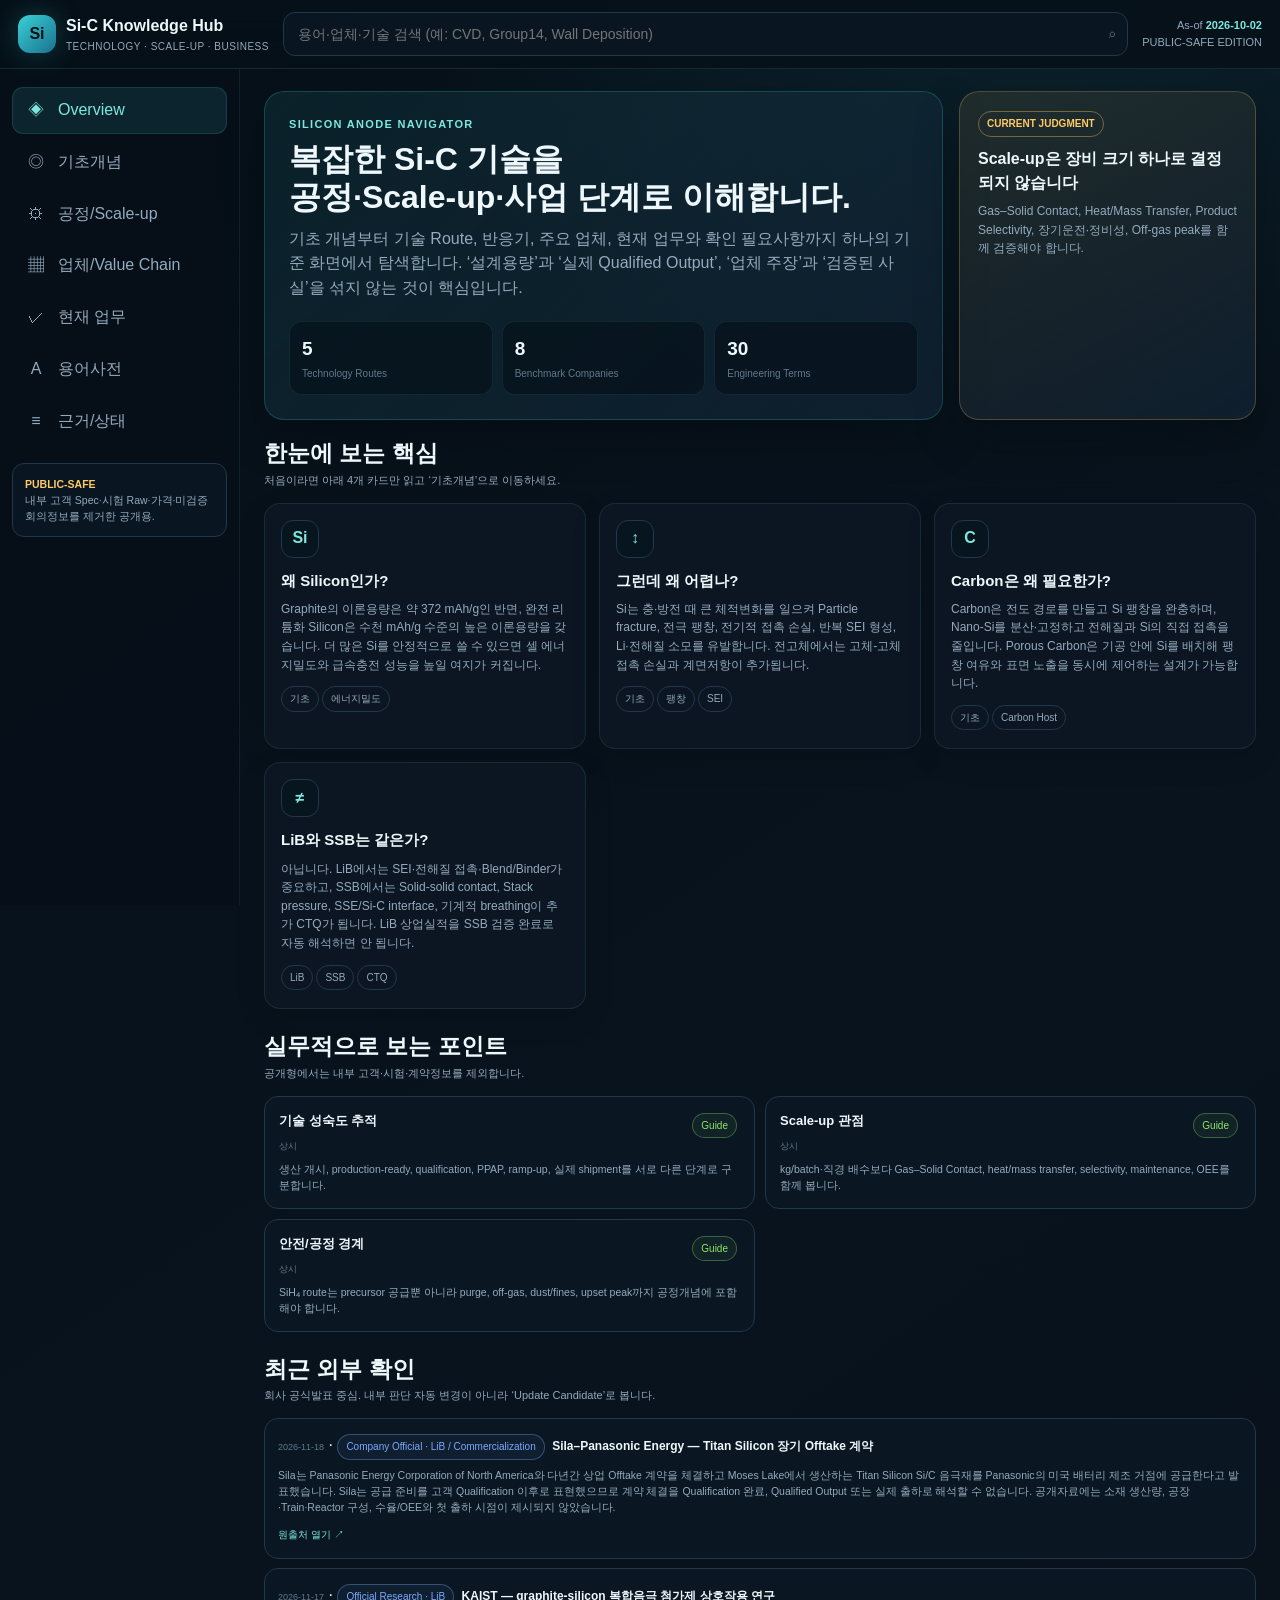
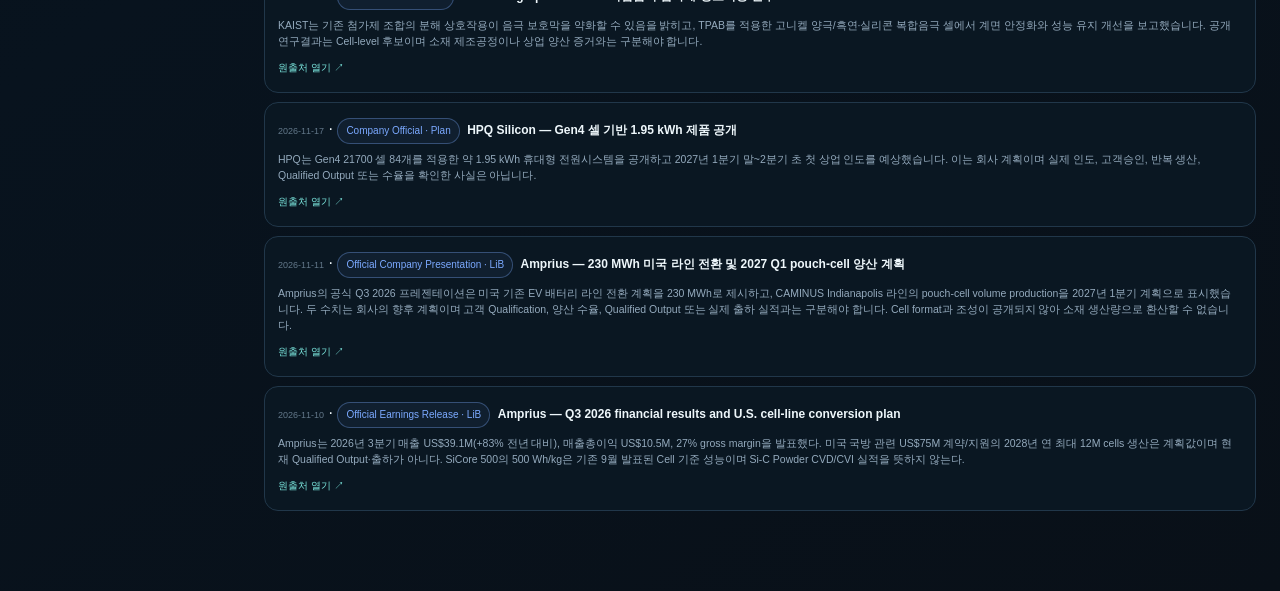
<file: silicon-anode/index.html>
<!doctype html><html lang="ko"><head><meta charset="utf-8"><meta name="viewport" content="width=device-width,initial-scale=1,viewport-fit=cover"><meta name="theme-color" content="#071019"><title>Si-C Knowledge Hub — PUBLIC SAFE</title><link rel="stylesheet" href="styles.css"></head><body>
<div class="app">
<header class="top">
  <div class="brand"><div class="mark">Si</div><div><b>Si-C Knowledge Hub</b><small>TECHNOLOGY · SCALE-UP · BUSINESS</small></div></div>
  <div class="search"><input id="globalSearch" placeholder="용어·업체·기술 검색 (예: CVD, Group14, Wall Deposition)"><span class="k">⌕</span></div>
  <div class="asof">As-of <b id="asOf"></b><br><span id="privacyLabel"></span></div>
</header>
<div class="layout">
<aside><div class="nav" id="sideNav"></div><div class="side-note" id="sideNote"></div></aside>
<main>
<section class="view active" id="dashboard"></section>
<section class="view" id="learn"></section>
<section class="view" id="process"></section>
<section class="view" id="companies"></section>
<section class="view" id="work"></section>
<section class="view" id="glossary"></section>
<section class="view" id="sources"></section>
</main>
</div>
<nav class="bottom" id="bottomNav"></nav>
</div>
<script src="data-core.js"></script><script src="data-domain.js"></script><script src="data-status.js"></script><script src="daily.js"></script><script src="app.js"></script></body></html>
</file>
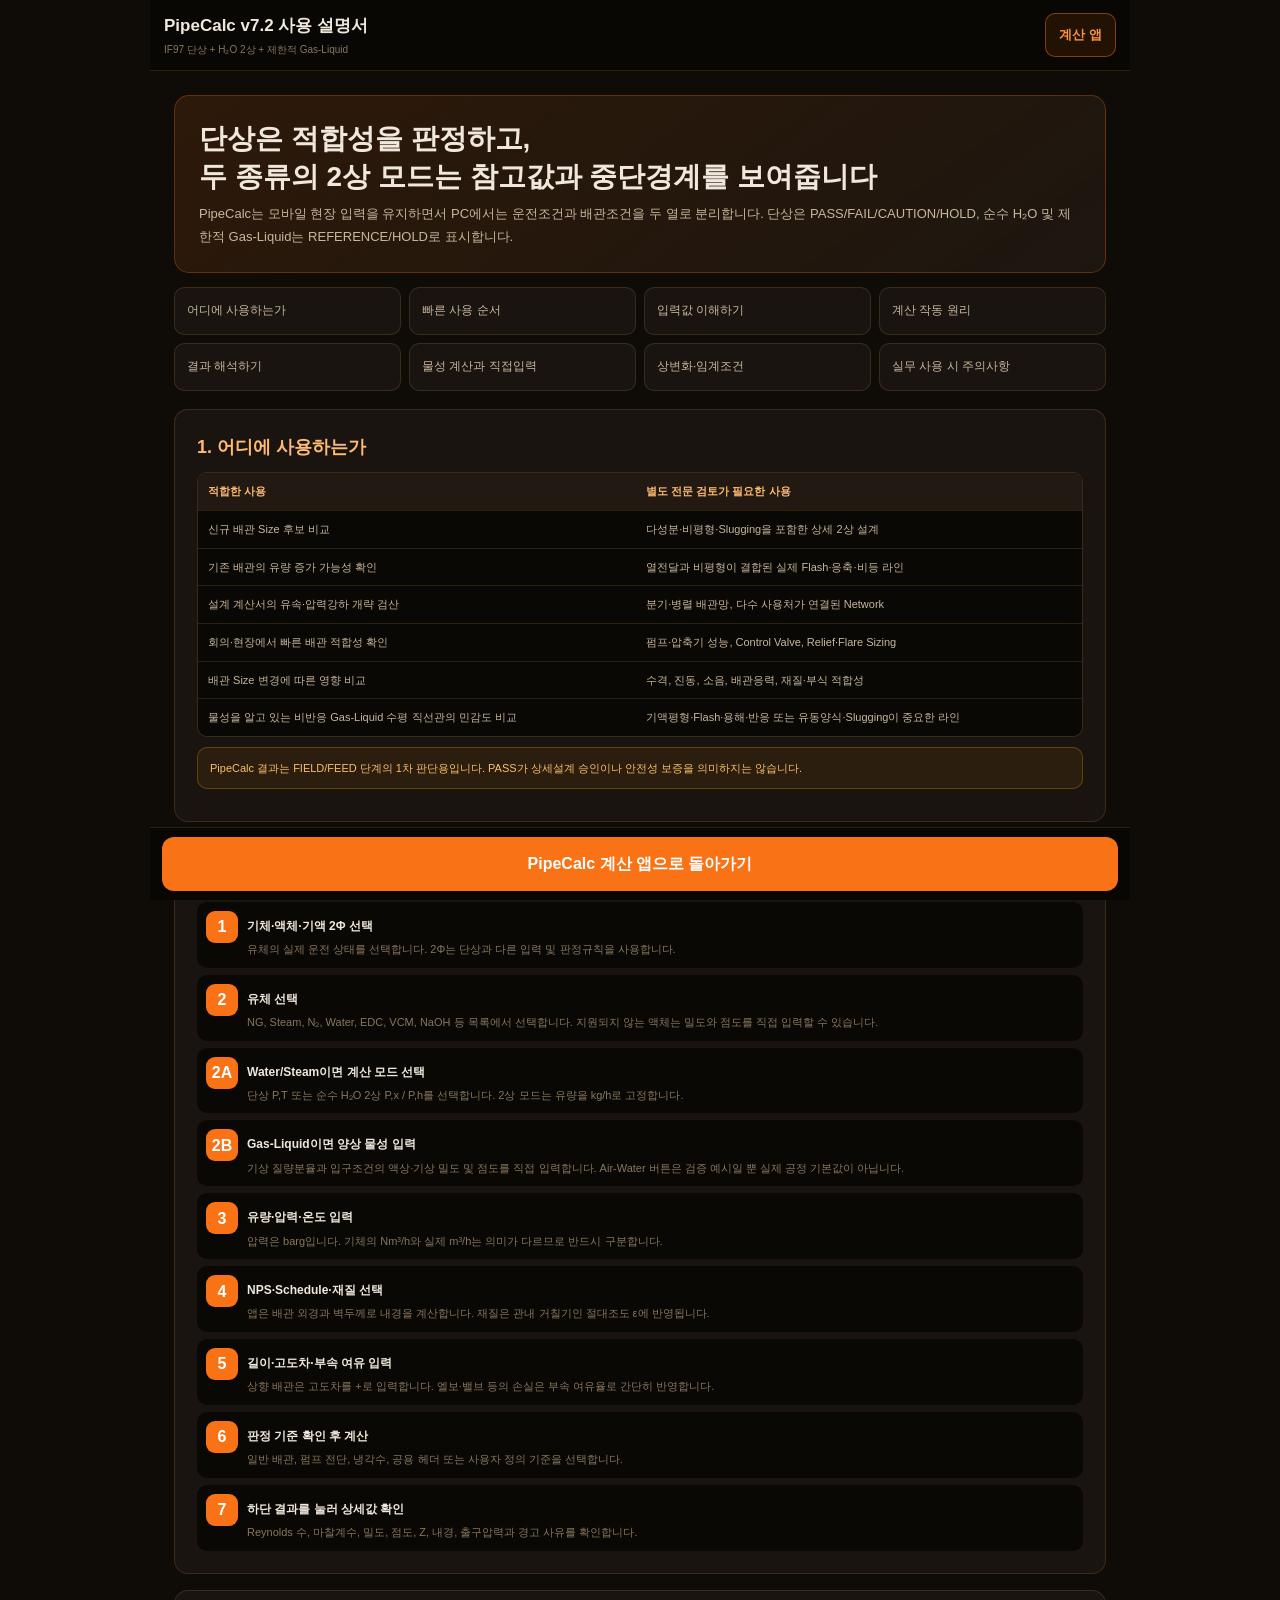
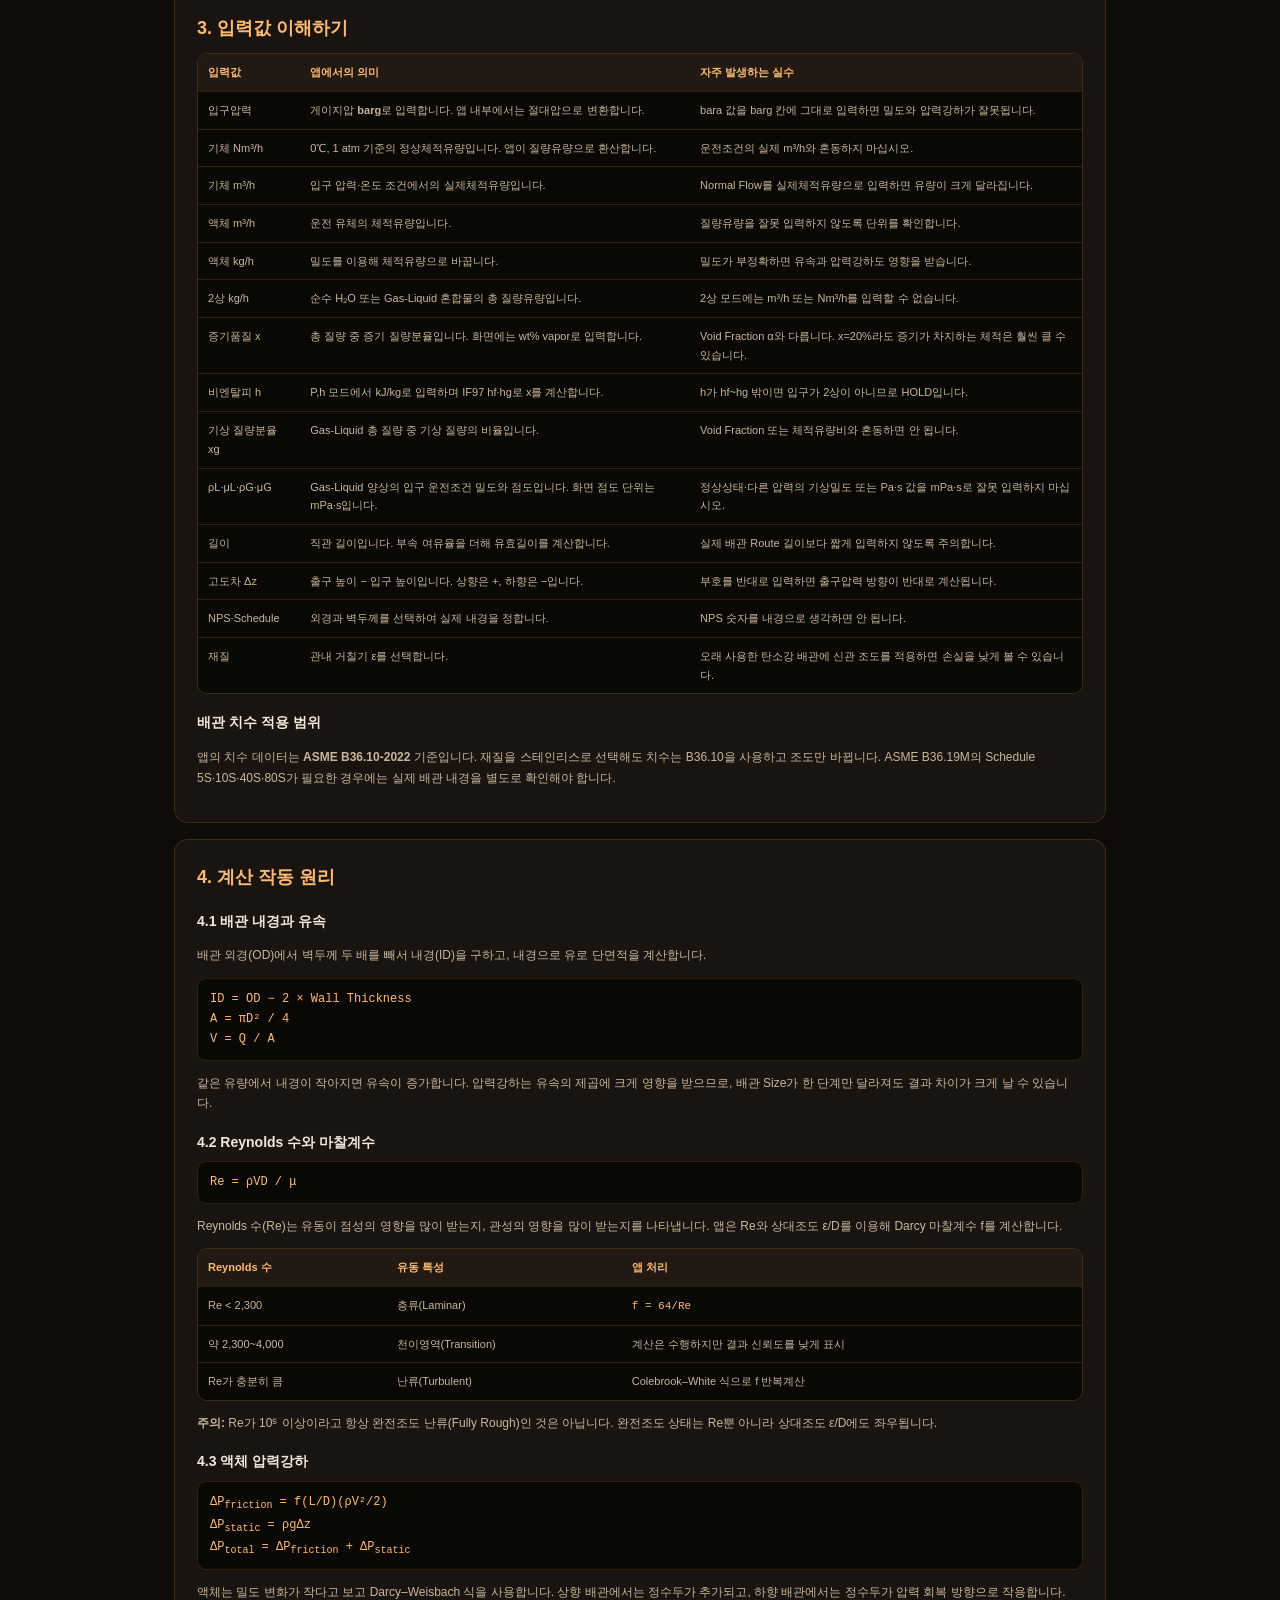
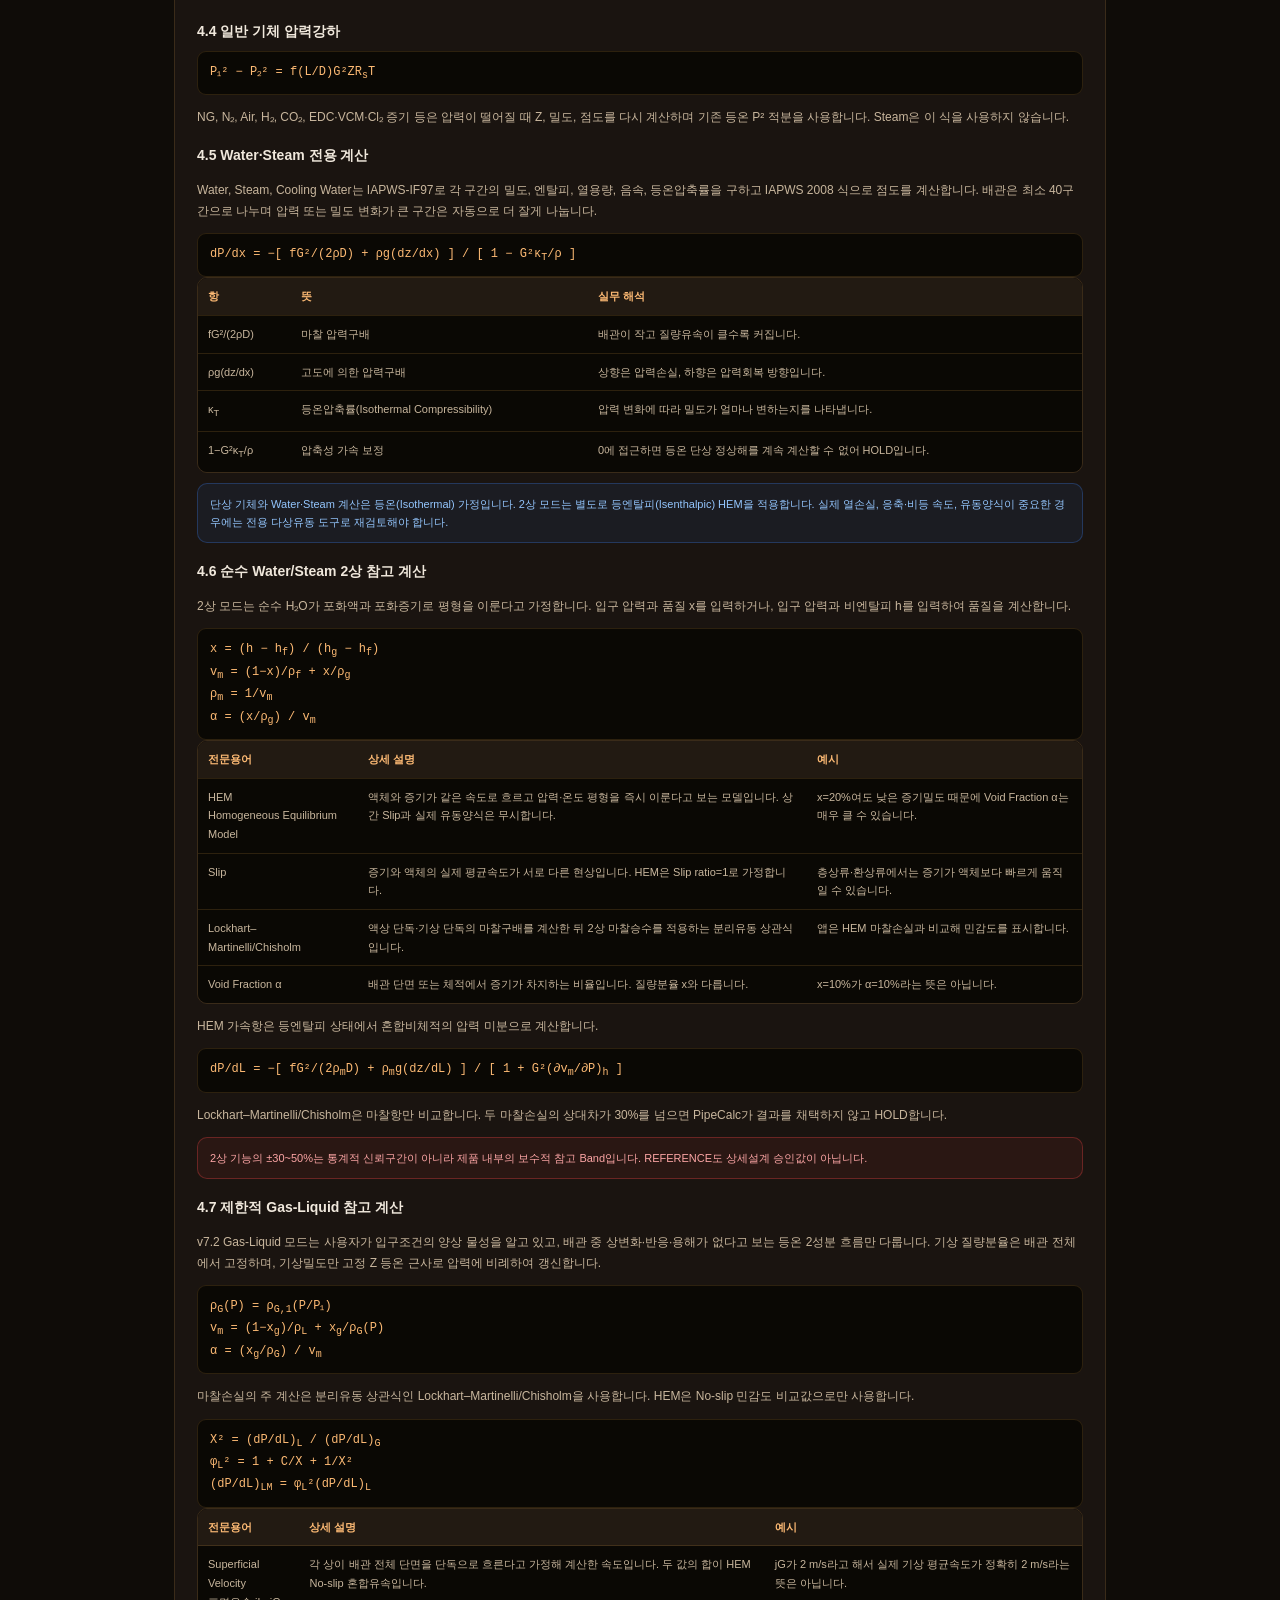
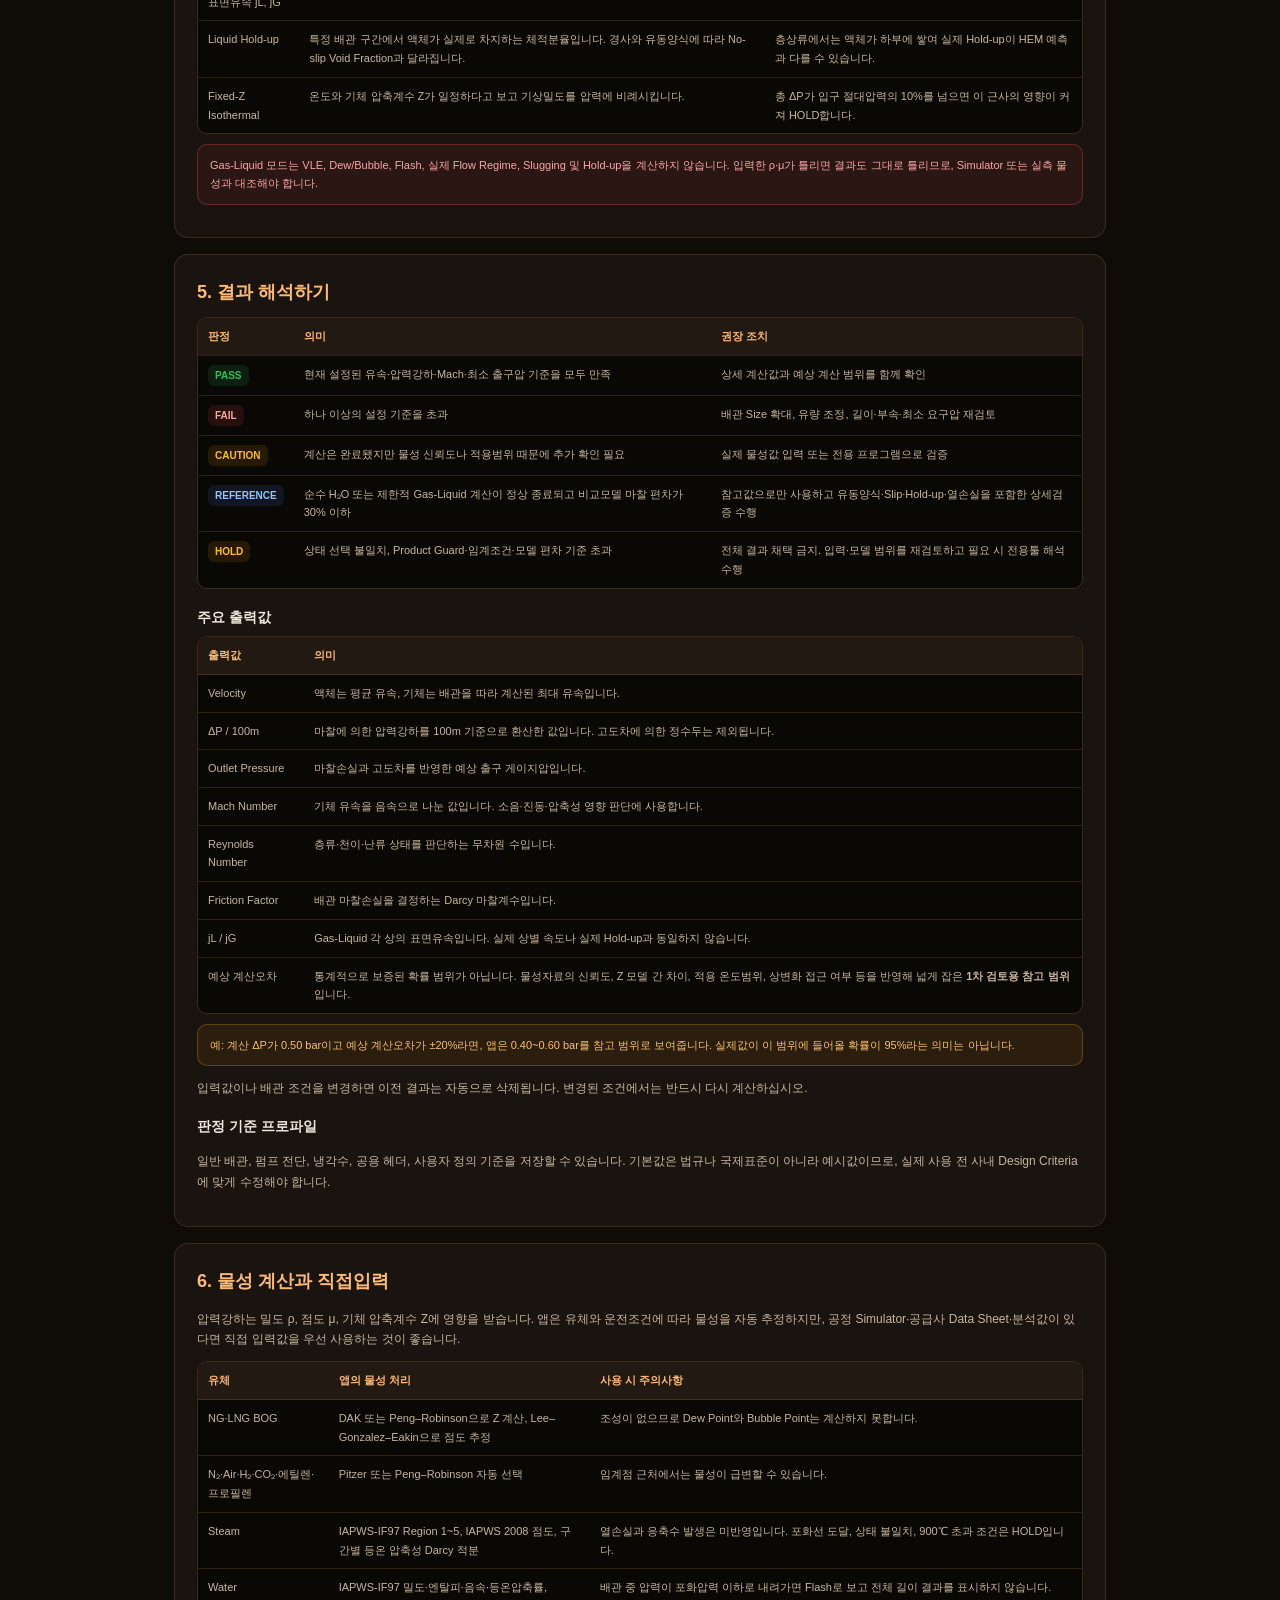
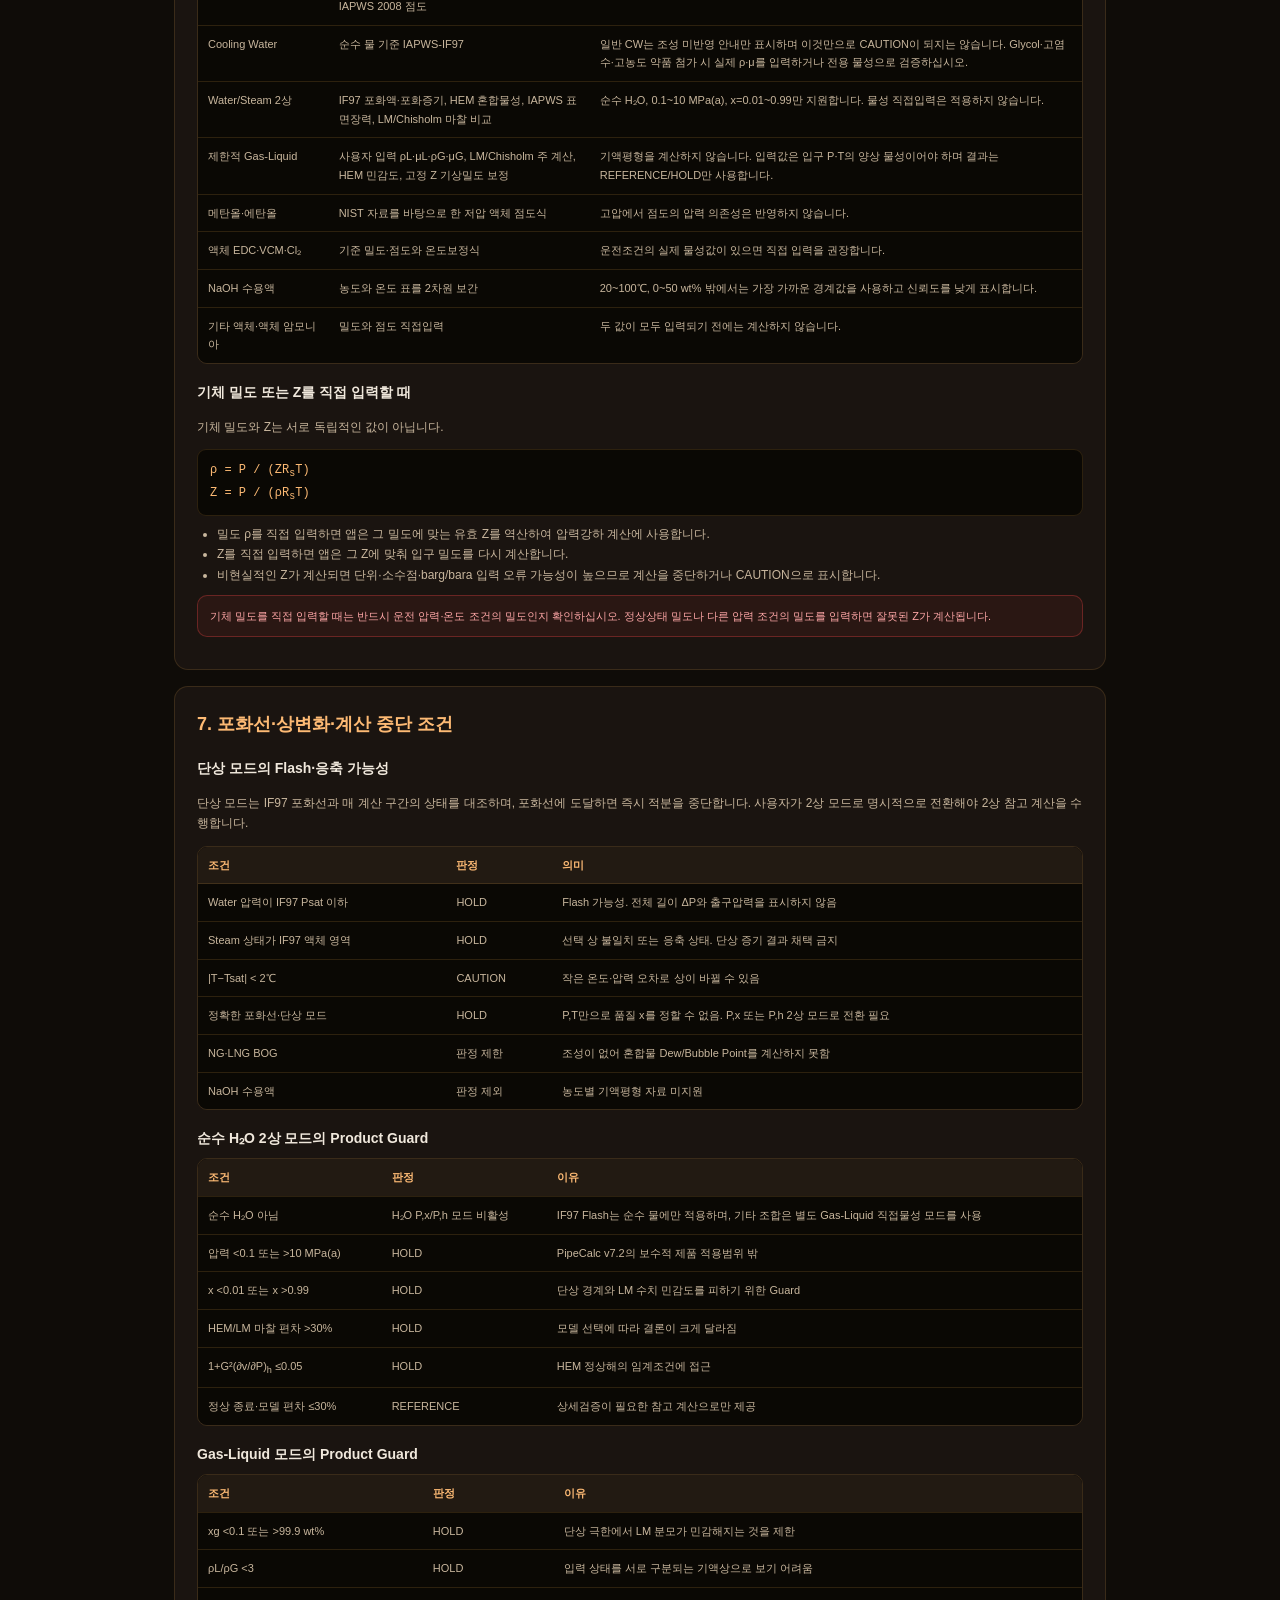
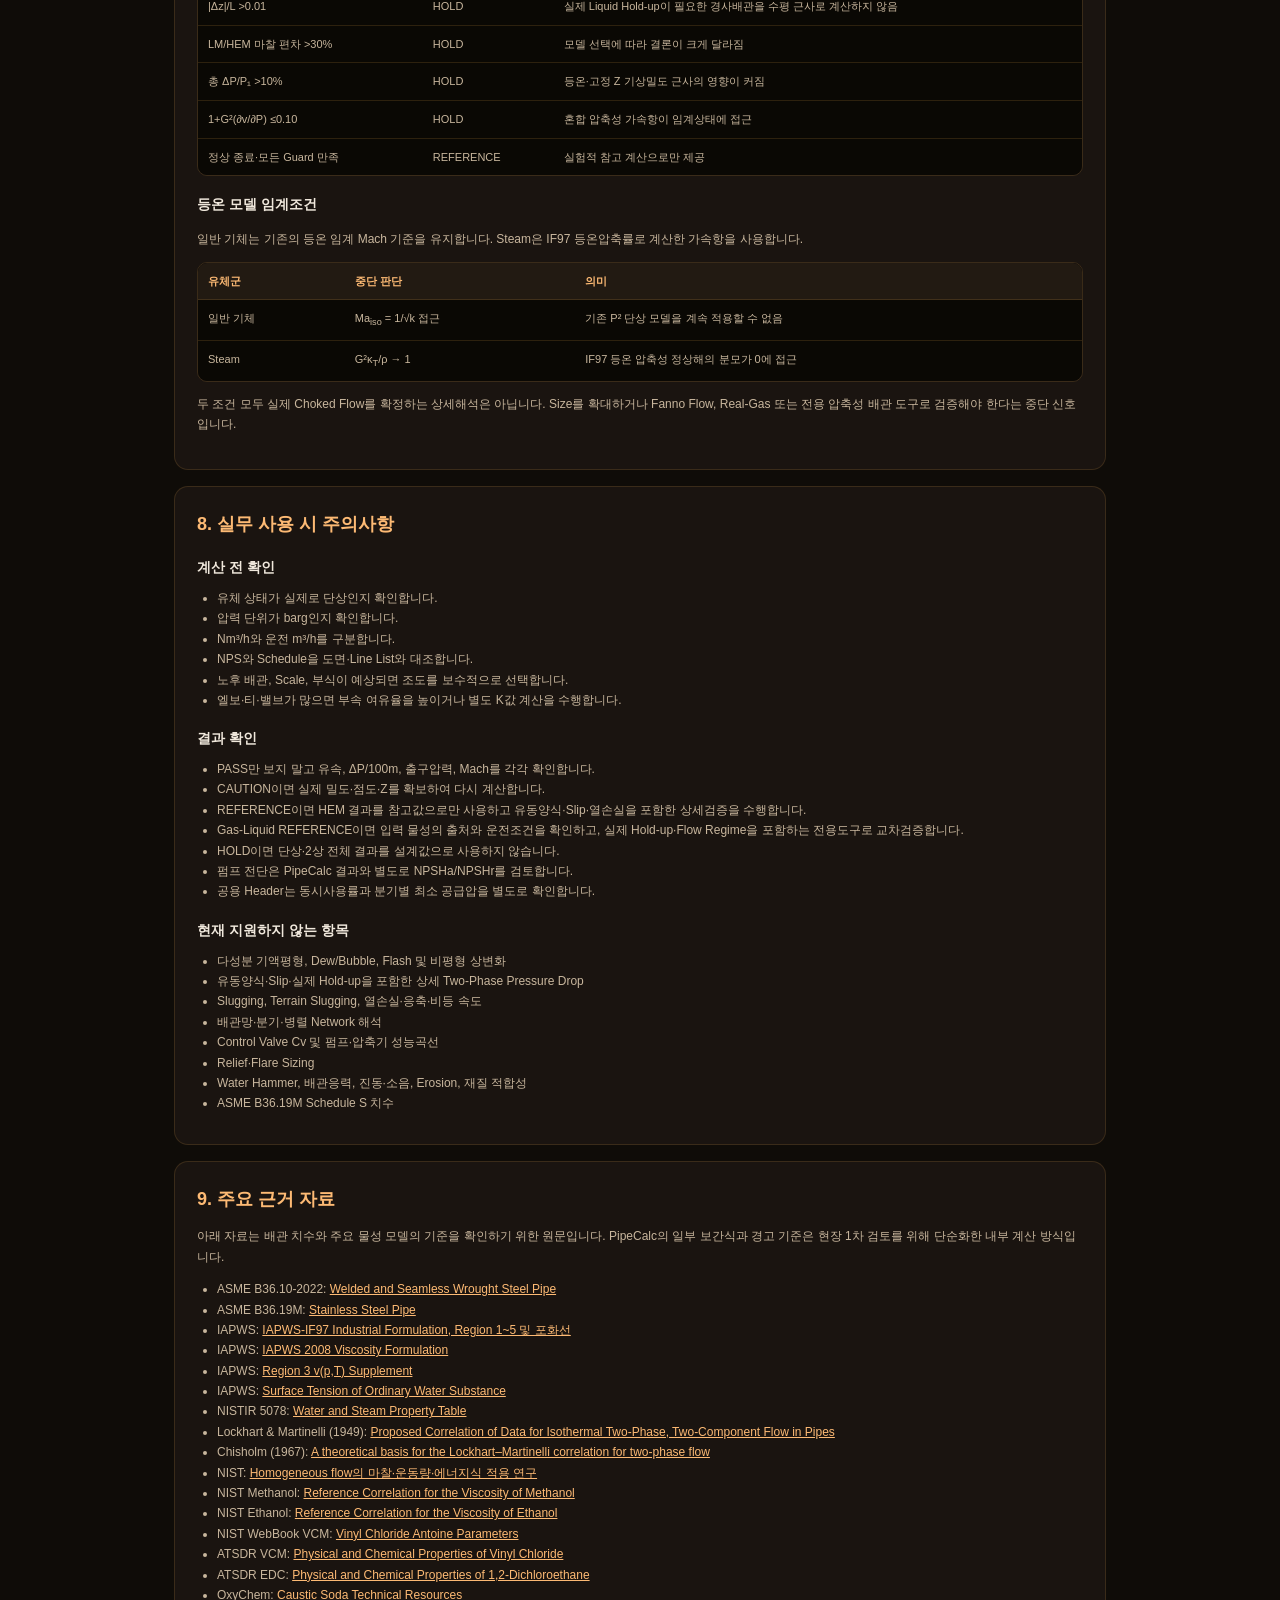
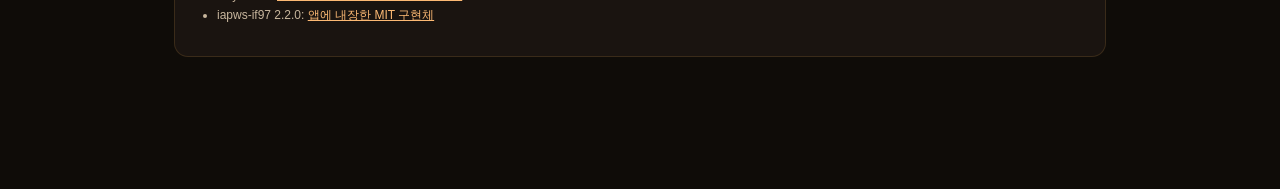
<file: PipeCalc_v7_2_Manual.html>
<!DOCTYPE html>
<html lang="ko">
<head>
<meta charset="UTF-8">
<meta name="viewport" content="width=device-width, initial-scale=1.0, viewport-fit=cover">
<title>PipeCalc v7.2 사용 설명서</title>
<style>
:root{--bg:#0f0c08;--bg2:#0a0804;--card:#1a1410;--card2:#221a12;--line:rgba(255,180,80,.14);--txt:#f0e8dc;--txt2:#c8b69d;--txt3:#88765f;--orange:#f97316;--warn:#fbbf24;--red:#ef4444;--green:#22c55e}
*{box-sizing:border-box;-webkit-tap-highlight-color:transparent}html{scroll-behavior:smooth}body{margin:0;background:var(--bg);color:var(--txt);font-family:-apple-system,BlinkMacSystemFont,'Segoe UI','Noto Sans KR',Arial,sans-serif;line-height:1.7;padding-bottom:calc(92px + env(safe-area-inset-bottom))}.wrap{max-width:980px;margin:0 auto}.hdr{position:sticky;top:0;z-index:20;background:rgba(10,8,4,.96);backdrop-filter:blur(14px);border-bottom:1px solid var(--line);padding:12px 14px;display:flex;align-items:center;justify-content:space-between}.hdr b{font-size:17px}.hdr small{display:block;color:var(--txt3);font-size:10px}.back{min-height:44px;padding:0 13px;border-radius:10px;border:1px solid rgba(249,115,22,.45);background:rgba(249,115,22,.1);color:#fb923c;text-decoration:none;display:flex;align-items:center;font-weight:700;font-size:13px}.body{padding:16px 14px}.hero{padding:18px 15px;background:linear-gradient(145deg,rgba(249,115,22,.13),rgba(34,26,18,.75));border:1px solid rgba(249,115,22,.28);border-radius:15px;margin-bottom:14px}.hero h1{font-size:23px;line-height:1.35;margin:0 0 8px}.hero p{color:var(--txt2);font-size:13px;margin:0}.toc{display:grid;grid-template-columns:1fr 1fr;gap:8px;margin-bottom:18px}.toc a{min-height:48px;border-radius:10px;background:var(--card);border:1px solid var(--line);color:var(--txt2);text-decoration:none;padding:10px 12px;font-size:12px;display:flex;align-items:center}.section{scroll-margin-top:76px;margin:0 0 16px;background:var(--card);border:1px solid var(--line);border-radius:14px;padding:15px}.section h2{font-size:18px;margin:0 0 10px;color:#fdba74}.section h3{font-size:14px;margin:17px 0 7px;color:var(--txt)}.section p,.section li{font-size:12px;color:var(--txt2)}.section ul,.section ol{padding-left:20px;margin:8px 0}.table-wrap{overflow-x:auto;border-radius:10px;border:1px solid var(--line)}table{width:100%;border-collapse:collapse;min-width:560px;background:var(--bg2)}th,td{padding:9px 10px;border-bottom:1px solid var(--line);font-size:11px;text-align:left;vertical-align:top}th{color:#fdba74;background:var(--card2)}td{color:var(--txt2)}tr:last-child td{border-bottom:none}.badge{display:inline-block;padding:2px 7px;border-radius:6px;font-size:10px;font-weight:800}.pass{color:var(--green);background:rgba(34,197,94,.12)}.fail{color:#fca5a5;background:rgba(239,68,68,.12)}.caution,.hold{color:var(--warn);background:rgba(245,158,11,.12)}.reference{color:#93c5fd;background:rgba(59,130,246,.12)}.notice{padding:11px 12px;border-radius:10px;background:rgba(245,158,11,.08);border:1px solid rgba(245,158,11,.28);color:#fbbf6b;font-size:11px;margin:10px 0;line-height:1.65}.danger{background:rgba(239,68,68,.08);border-color:rgba(239,68,68,.32);color:#fca5a5}.info{background:rgba(59,130,246,.08);border-color:rgba(59,130,246,.28);color:#93c5fd}.flow{display:grid;gap:7px}.step{display:grid;grid-template-columns:32px 1fr;gap:9px;align-items:start;padding:9px;border-radius:10px;background:var(--bg2)}.num{width:32px;height:32px;border-radius:9px;background:var(--orange);color:white;display:flex;align-items:center;justify-content:center;font-weight:800}.step b{font-size:12px}.step span{display:block;color:var(--txt3);font-size:11px;margin-top:2px}.bottom{position:fixed;bottom:0;left:50%;transform:translateX(-50%);width:min(980px,100%);padding:9px 12px calc(9px + env(safe-area-inset-bottom));background:rgba(10,8,4,.97);border-top:1px solid var(--line)}.bottom a{min-height:54px;border-radius:12px;background:var(--orange);color:white;text-decoration:none;display:flex;align-items:center;justify-content:center;font-weight:800}.code{font-family:'SFMono-Regular',Consolas,monospace;color:#fdba74}.eq{font-family:'SFMono-Regular',Consolas,monospace;background:var(--bg2);border:1px solid var(--line);border-radius:9px;padding:10px 12px;color:#fdba74;font-size:12px;overflow-x:auto}.source a{color:#fdba74;word-break:break-all}@media(min-width:820px){.body{padding:24px}.section{padding:22px}.toc{grid-template-columns:repeat(4,1fr)}.hero{padding:24px}.hero h1{font-size:28px}}@media(max-width:420px){.toc{grid-template-columns:1fr}.body{padding-left:10px;padding-right:10px}.section{padding:13px}}
</style>
</head>
<body>
<div class="wrap">
<header class="hdr"><div><b>PipeCalc v7.2 사용 설명서</b><small>IF97 단상 + H₂O 2상 + 제한적 Gas-Liquid</small></div><a class="back" href="index.html">계산 앱</a></header>
<main class="body">
<section class="hero"><h1>단상은 적합성을 판정하고,<br>두 종류의 2상 모드는 참고값과 중단경계를 보여줍니다</h1><p>PipeCalc는 모바일 현장 입력을 유지하면서 PC에서는 운전조건과 배관조건을 두 열로 분리합니다. 단상은 PASS/FAIL/CAUTION/HOLD, 순수 H₂O 및 제한적 Gas-Liquid는 REFERENCE/HOLD로 표시합니다.</p></section>
<nav class="toc">
<a href="#purpose">어디에 사용하는가</a><a href="#quick">빠른 사용 순서</a><a href="#input">입력값 이해하기</a><a href="#principle">계산 작동 원리</a><a href="#result">결과 해석하기</a><a href="#property">물성 계산과 직접입력</a><a href="#phase">상변화·임계조건</a><a href="#practice">실무 사용 시 주의사항</a>
</nav>

<section class="section" id="purpose"><h2>1. 어디에 사용하는가</h2>
<div class="table-wrap"><table><thead><tr><th>적합한 사용</th><th>별도 전문 검토가 필요한 사용</th></tr></thead><tbody>
<tr><td>신규 배관 Size 후보 비교</td><td>다성분·비평형·Slugging을 포함한 상세 2상 설계</td></tr>
<tr><td>기존 배관의 유량 증가 가능성 확인</td><td>열전달과 비평형이 결합된 실제 Flash·응축·비등 라인</td></tr>
<tr><td>설계 계산서의 유속·압력강하 개략 검산</td><td>분기·병렬 배관망, 다수 사용처가 연결된 Network</td></tr>
<tr><td>회의·현장에서 빠른 배관 적합성 확인</td><td>펌프·압축기 성능, Control Valve, Relief·Flare Sizing</td></tr>
<tr><td>배관 Size 변경에 따른 영향 비교</td><td>수격, 진동, 소음, 배관응력, 재질·부식 적합성</td></tr>
<tr><td>물성을 알고 있는 비반응 Gas-Liquid 수평 직선관의 민감도 비교</td><td>기액평형·Flash·용해·반응 또는 유동양식·Slugging이 중요한 라인</td></tr>
</tbody></table></div>
<div class="notice">PipeCalc 결과는 FIELD/FEED 단계의 1차 판단용입니다. PASS가 상세설계 승인이나 안전성 보증을 의미하지는 않습니다.</div>
</section>

<section class="section" id="quick"><h2>2. 빠른 사용 순서</h2><div class="flow">
<div class="step"><div class="num">1</div><div><b>기체·액체·기액 2Φ 선택</b><span>유체의 실제 운전 상태를 선택합니다. 2Φ는 단상과 다른 입력 및 판정규칙을 사용합니다.</span></div></div>
<div class="step"><div class="num">2</div><div><b>유체 선택</b><span>NG, Steam, N₂, Water, EDC, VCM, NaOH 등 목록에서 선택합니다. 지원되지 않는 액체는 밀도와 점도를 직접 입력할 수 있습니다.</span></div></div>
<div class="step"><div class="num">2A</div><div><b>Water/Steam이면 계산 모드 선택</b><span>단상 P,T 또는 순수 H₂O 2상 P,x / P,h를 선택합니다. 2상 모드는 유량을 kg/h로 고정합니다.</span></div></div>
<div class="step"><div class="num">2B</div><div><b>Gas-Liquid이면 양상 물성 입력</b><span>기상 질량분율과 입구조건의 액상·기상 밀도 및 점도를 직접 입력합니다. Air-Water 버튼은 검증 예시일 뿐 실제 공정 기본값이 아닙니다.</span></div></div>
<div class="step"><div class="num">3</div><div><b>유량·압력·온도 입력</b><span>압력은 barg입니다. 기체의 Nm³/h와 실제 m³/h는 의미가 다르므로 반드시 구분합니다.</span></div></div>
<div class="step"><div class="num">4</div><div><b>NPS·Schedule·재질 선택</b><span>앱은 배관 외경과 벽두께로 내경을 계산합니다. 재질은 관내 거칠기인 절대조도 ε에 반영됩니다.</span></div></div>
<div class="step"><div class="num">5</div><div><b>길이·고도차·부속 여유 입력</b><span>상향 배관은 고도차를 +로 입력합니다. 엘보·밸브 등의 손실은 부속 여유율로 간단히 반영합니다.</span></div></div>
<div class="step"><div class="num">6</div><div><b>판정 기준 확인 후 계산</b><span>일반 배관, 펌프 전단, 냉각수, 공용 헤더 또는 사용자 정의 기준을 선택합니다.</span></div></div>
<div class="step"><div class="num">7</div><div><b>하단 결과를 눌러 상세값 확인</b><span>Reynolds 수, 마찰계수, 밀도, 점도, Z, 내경, 출구압력과 경고 사유를 확인합니다.</span></div></div>
</div></section>

<section class="section" id="input"><h2>3. 입력값 이해하기</h2>
<div class="table-wrap"><table><thead><tr><th>입력값</th><th>앱에서의 의미</th><th>자주 발생하는 실수</th></tr></thead><tbody>
<tr><td>입구압력</td><td>게이지압 <b>barg</b>로 입력합니다. 앱 내부에서는 절대압으로 변환합니다.</td><td>bara 값을 barg 칸에 그대로 입력하면 밀도와 압력강하가 잘못됩니다.</td></tr>
<tr><td>기체 Nm³/h</td><td>0℃, 1 atm 기준의 정상체적유량입니다. 앱이 질량유량으로 환산합니다.</td><td>운전조건의 실제 m³/h와 혼동하지 마십시오.</td></tr>
<tr><td>기체 m³/h</td><td>입구 압력·온도 조건에서의 실제체적유량입니다.</td><td>Normal Flow를 실제체적유량으로 입력하면 유량이 크게 달라집니다.</td></tr>
<tr><td>액체 m³/h</td><td>운전 유체의 체적유량입니다.</td><td>질량유량을 잘못 입력하지 않도록 단위를 확인합니다.</td></tr>
<tr><td>액체 kg/h</td><td>밀도를 이용해 체적유량으로 바꿉니다.</td><td>밀도가 부정확하면 유속과 압력강하도 영향을 받습니다.</td></tr>
<tr><td>2상 kg/h</td><td>순수 H₂O 또는 Gas-Liquid 혼합물의 총 질량유량입니다.</td><td>2상 모드에는 m³/h 또는 Nm³/h를 입력할 수 없습니다.</td></tr>
<tr><td>증기품질 x</td><td>총 질량 중 증기 질량분율입니다. 화면에는 wt% vapor로 입력합니다.</td><td>Void Fraction α와 다릅니다. x=20%라도 증기가 차지하는 체적은 훨씬 클 수 있습니다.</td></tr>
<tr><td>비엔탈피 h</td><td>P,h 모드에서 kJ/kg로 입력하며 IF97 hf·hg로 x를 계산합니다.</td><td>h가 hf~hg 밖이면 입구가 2상이 아니므로 HOLD입니다.</td></tr>
<tr><td>기상 질량분율 xg</td><td>Gas-Liquid 총 질량 중 기상 질량의 비율입니다.</td><td>Void Fraction 또는 체적유량비와 혼동하면 안 됩니다.</td></tr>
<tr><td>ρL·μL·ρG·μG</td><td>Gas-Liquid 양상의 입구 운전조건 밀도와 점도입니다. 화면 점도 단위는 mPa·s입니다.</td><td>정상상태·다른 압력의 기상밀도 또는 Pa·s 값을 mPa·s로 잘못 입력하지 마십시오.</td></tr>
<tr><td>길이</td><td>직관 길이입니다. 부속 여유율을 더해 유효길이를 계산합니다.</td><td>실제 배관 Route 길이보다 짧게 입력하지 않도록 주의합니다.</td></tr>
<tr><td>고도차 Δz</td><td>출구 높이 − 입구 높이입니다. 상향은 +, 하향은 −입니다.</td><td>부호를 반대로 입력하면 출구압력 방향이 반대로 계산됩니다.</td></tr>
<tr><td>NPS·Schedule</td><td>외경과 벽두께를 선택하여 실제 내경을 정합니다.</td><td>NPS 숫자를 내경으로 생각하면 안 됩니다.</td></tr>
<tr><td>재질</td><td>관내 거칠기 ε를 선택합니다.</td><td>오래 사용한 탄소강 배관에 신관 조도를 적용하면 손실을 낮게 볼 수 있습니다.</td></tr>
</tbody></table></div>
<h3>배관 치수 적용 범위</h3>
<p>앱의 치수 데이터는 <b>ASME B36.10-2022</b> 기준입니다. 재질을 스테인리스로 선택해도 치수는 B36.10을 사용하고 조도만 바뀝니다. ASME B36.19M의 Schedule 5S·10S·40S·80S가 필요한 경우에는 실제 배관 내경을 별도로 확인해야 합니다.</p>
</section>

<section class="section" id="principle"><h2>4. 계산 작동 원리</h2>
<h3>4.1 배관 내경과 유속</h3>
<p>배관 외경(OD)에서 벽두께 두 배를 빼서 내경(ID)을 구하고, 내경으로 유로 단면적을 계산합니다.</p>
<div class="eq">ID = OD − 2 × Wall Thickness<br>A = πD² / 4<br>V = Q / A</div>
<p>같은 유량에서 내경이 작아지면 유속이 증가합니다. 압력강하는 유속의 제곱에 크게 영향을 받으므로, 배관 Size가 한 단계만 달라져도 결과 차이가 크게 날 수 있습니다.</p>

<h3>4.2 Reynolds 수와 마찰계수</h3>
<div class="eq">Re = ρVD / μ</div>
<p>Reynolds 수(Re)는 유동이 점성의 영향을 많이 받는지, 관성의 영향을 많이 받는지를 나타냅니다. 앱은 Re와 상대조도 ε/D를 이용해 Darcy 마찰계수 f를 계산합니다.</p>
<div class="table-wrap"><table><thead><tr><th>Reynolds 수</th><th>유동 특성</th><th>앱 처리</th></tr></thead><tbody>
<tr><td>Re &lt; 2,300</td><td>층류(Laminar)</td><td><span class="code">f = 64/Re</span></td></tr>
<tr><td>약 2,300~4,000</td><td>천이영역(Transition)</td><td>계산은 수행하지만 결과 신뢰도를 낮게 표시</td></tr>
<tr><td>Re가 충분히 큼</td><td>난류(Turbulent)</td><td>Colebrook–White 식으로 f 반복계산</td></tr>
</tbody></table></div>
<p><b>주의:</b> Re가 10⁵ 이상이라고 항상 완전조도 난류(Fully Rough)인 것은 아닙니다. 완전조도 상태는 Re뿐 아니라 상대조도 ε/D에도 좌우됩니다.</p>

<h3>4.3 액체 압력강하</h3>
<div class="eq">ΔP<sub>friction</sub> = f(L/D)(ρV²/2)<br>ΔP<sub>static</sub> = ρgΔz<br>ΔP<sub>total</sub> = ΔP<sub>friction</sub> + ΔP<sub>static</sub></div>
<p>액체는 밀도 변화가 작다고 보고 Darcy–Weisbach 식을 사용합니다. 상향 배관에서는 정수두가 추가되고, 하향 배관에서는 정수두가 압력 회복 방향으로 작용합니다.</p>

<h3>4.4 일반 기체 압력강하</h3>
<div class="eq">P₁² − P₂² = f(L/D)G²ZR<sub>s</sub>T</div>
<p>NG, N₂, Air, H₂, CO₂, EDC·VCM·Cl₂ 증기 등은 압력이 떨어질 때 Z, 밀도, 점도를 다시 계산하며 기존 등온 P² 적분을 사용합니다. Steam은 이 식을 사용하지 않습니다.</p>

<h3>4.5 Water·Steam 전용 계산</h3>
<p>Water, Steam, Cooling Water는 IAPWS-IF97로 각 구간의 밀도, 엔탈피, 열용량, 음속, 등온압축률을 구하고 IAPWS 2008 식으로 점도를 계산합니다. 배관은 최소 40구간으로 나누며 압력 또는 밀도 변화가 큰 구간은 자동으로 더 잘게 나눕니다.</p>
<div class="eq">dP/dx = −[ fG²/(2ρD) + ρg(dz/dx) ] / [ 1 − G²κ<sub>T</sub>/ρ ]</div>
<div class="table-wrap"><table><thead><tr><th>항</th><th>뜻</th><th>실무 해석</th></tr></thead><tbody>
<tr><td>fG²/(2ρD)</td><td>마찰 압력구배</td><td>배관이 작고 질량유속이 클수록 커집니다.</td></tr>
<tr><td>ρg(dz/dx)</td><td>고도에 의한 압력구배</td><td>상향은 압력손실, 하향은 압력회복 방향입니다.</td></tr>
<tr><td>κ<sub>T</sub></td><td>등온압축률(Isothermal Compressibility)</td><td>압력 변화에 따라 밀도가 얼마나 변하는지를 나타냅니다.</td></tr>
<tr><td>1−G²κ<sub>T</sub>/ρ</td><td>압축성 가속 보정</td><td>0에 접근하면 등온 단상 정상해를 계속 계산할 수 없어 HOLD입니다.</td></tr>
</tbody></table></div>
<div class="notice info">단상 기체와 Water·Steam 계산은 등온(Isothermal) 가정입니다. 2상 모드는 별도로 등엔탈피(Isenthalpic) HEM을 적용합니다. 실제 열손실, 응축·비등 속도, 유동양식이 중요한 경우에는 전용 다상유동 도구로 재검토해야 합니다.</div>

<h3>4.6 순수 Water/Steam 2상 참고 계산</h3>
<p>2상 모드는 순수 H₂O가 포화액과 포화증기로 평형을 이룬다고 가정합니다. 입구 압력과 품질 x를 입력하거나, 입구 압력과 비엔탈피 h를 입력하여 품질을 계산합니다.</p>
<div class="eq">x = (h − h<sub>f</sub>) / (h<sub>g</sub> − h<sub>f</sub>)<br>v<sub>m</sub> = (1−x)/ρ<sub>f</sub> + x/ρ<sub>g</sub><br>ρ<sub>m</sub> = 1/v<sub>m</sub><br>α = (x/ρ<sub>g</sub>) / v<sub>m</sub></div>
<div class="table-wrap"><table><thead><tr><th>전문용어</th><th>상세 설명</th><th>예시</th></tr></thead><tbody>
<tr><td>HEM<br>Homogeneous Equilibrium Model</td><td>액체와 증기가 같은 속도로 흐르고 압력·온도 평형을 즉시 이룬다고 보는 모델입니다. 상간 Slip과 실제 유동양식은 무시합니다.</td><td>x=20%여도 낮은 증기밀도 때문에 Void Fraction α는 매우 클 수 있습니다.</td></tr>
<tr><td>Slip</td><td>증기와 액체의 실제 평균속도가 서로 다른 현상입니다. HEM은 Slip ratio=1로 가정합니다.</td><td>층상류·환상류에서는 증기가 액체보다 빠르게 움직일 수 있습니다.</td></tr>
<tr><td>Lockhart–Martinelli/Chisholm</td><td>액상 단독·기상 단독의 마찰구배를 계산한 뒤 2상 마찰승수를 적용하는 분리유동 상관식입니다.</td><td>앱은 HEM 마찰손실과 비교해 민감도를 표시합니다.</td></tr>
<tr><td>Void Fraction α</td><td>배관 단면 또는 체적에서 증기가 차지하는 비율입니다. 질량분율 x와 다릅니다.</td><td>x=10%가 α=10%라는 뜻은 아닙니다.</td></tr>
</tbody></table></div>
<p>HEM 가속항은 등엔탈피 상태에서 혼합비체적의 압력 미분으로 계산합니다.</p>
<div class="eq">dP/dL = −[ fG²/(2ρ<sub>m</sub>D) + ρ<sub>m</sub>g(dz/dL) ] / [ 1 + G²(∂v<sub>m</sub>/∂P)<sub>h</sub> ]</div>
<p>Lockhart–Martinelli/Chisholm은 마찰항만 비교합니다. 두 마찰손실의 상대차가 30%를 넘으면 PipeCalc가 결과를 채택하지 않고 HOLD합니다.</p>
<div class="notice danger">2상 기능의 ±30~50%는 통계적 신뢰구간이 아니라 제품 내부의 보수적 참고 Band입니다. REFERENCE도 상세설계 승인값이 아닙니다.</div>

<h3>4.7 제한적 Gas-Liquid 참고 계산</h3>
<p>v7.2 Gas-Liquid 모드는 사용자가 입구조건의 양상 물성을 알고 있고, 배관 중 상변화·반응·용해가 없다고 보는 등온 2성분 흐름만 다룹니다. 기상 질량분율은 배관 전체에서 고정하며, 기상밀도만 고정 Z 등온 근사로 압력에 비례하여 갱신합니다.</p>
<div class="eq">ρ<sub>G</sub>(P) = ρ<sub>G,1</sub>(P/P₁)<br>v<sub>m</sub> = (1−x<sub>g</sub>)/ρ<sub>L</sub> + x<sub>g</sub>/ρ<sub>G</sub>(P)<br>α = (x<sub>g</sub>/ρ<sub>G</sub>) / v<sub>m</sub></div>
<p>마찰손실의 주 계산은 분리유동 상관식인 Lockhart–Martinelli/Chisholm을 사용합니다. HEM은 No-slip 민감도 비교값으로만 사용합니다.</p>
<div class="eq">X² = (dP/dL)<sub>L</sub> / (dP/dL)<sub>G</sub><br>φ<sub>L</sub>² = 1 + C/X + 1/X²<br>(dP/dL)<sub>LM</sub> = φ<sub>L</sub>²(dP/dL)<sub>L</sub></div>
<div class="table-wrap"><table><thead><tr><th>전문용어</th><th>상세 설명</th><th>예시</th></tr></thead><tbody>
<tr><td>Superficial Velocity<br>표면유속 jL, jG</td><td>각 상이 배관 전체 단면을 단독으로 흐른다고 가정해 계산한 속도입니다. 두 값의 합이 HEM No-slip 혼합유속입니다.</td><td>jG가 2 m/s라고 해서 실제 기상 평균속도가 정확히 2 m/s라는 뜻은 아닙니다.</td></tr>
<tr><td>Liquid Hold-up</td><td>특정 배관 구간에서 액체가 실제로 차지하는 체적분율입니다. 경사와 유동양식에 따라 No-slip Void Fraction과 달라집니다.</td><td>층상류에서는 액체가 하부에 쌓여 실제 Hold-up이 HEM 예측과 다를 수 있습니다.</td></tr>
<tr><td>Fixed-Z Isothermal</td><td>온도와 기체 압축계수 Z가 일정하다고 보고 기상밀도를 압력에 비례시킵니다.</td><td>총 ΔP가 입구 절대압력의 10%를 넘으면 이 근사의 영향이 커져 HOLD합니다.</td></tr>
</tbody></table></div>
<div class="notice danger">Gas-Liquid 모드는 VLE, Dew/Bubble, Flash, 실제 Flow Regime, Slugging 및 Hold-up을 계산하지 않습니다. 입력한 ρ·μ가 틀리면 결과도 그대로 틀리므로, Simulator 또는 실측 물성과 대조해야 합니다.</div>
</section>

<section class="section" id="result"><h2>5. 결과 해석하기</h2>
<div class="table-wrap"><table><thead><tr><th>판정</th><th>의미</th><th>권장 조치</th></tr></thead><tbody>
<tr><td><span class="badge pass">PASS</span></td><td>현재 설정된 유속·압력강하·Mach·최소 출구압 기준을 모두 만족</td><td>상세 계산값과 예상 계산 범위를 함께 확인</td></tr>
<tr><td><span class="badge fail">FAIL</span></td><td>하나 이상의 설정 기준을 초과</td><td>배관 Size 확대, 유량 조정, 길이·부속·최소 요구압 재검토</td></tr>
<tr><td><span class="badge caution">CAUTION</span></td><td>계산은 완료됐지만 물성 신뢰도나 적용범위 때문에 추가 확인 필요</td><td>실제 물성값 입력 또는 전용 프로그램으로 검증</td></tr>
<tr><td><span class="badge reference">REFERENCE</span></td><td>순수 H₂O 또는 제한적 Gas-Liquid 계산이 정상 종료되고 비교모델 마찰 편차가 30% 이하</td><td>참고값으로만 사용하고 유동양식·Slip·Hold-up·열손실을 포함한 상세검증 수행</td></tr>
<tr><td><span class="badge hold">HOLD</span></td><td>상태 선택 불일치, Product Guard·임계조건·모델 편차 기준 초과</td><td>전체 결과 채택 금지. 입력·모델 범위를 재검토하고 필요 시 전용툴 해석 수행</td></tr>
</tbody></table></div>

<h3>주요 출력값</h3>
<div class="table-wrap"><table><thead><tr><th>출력값</th><th>의미</th></tr></thead><tbody>
<tr><td>Velocity</td><td>액체는 평균 유속, 기체는 배관을 따라 계산된 최대 유속입니다.</td></tr>
<tr><td>ΔP / 100m</td><td>마찰에 의한 압력강하를 100m 기준으로 환산한 값입니다. 고도차에 의한 정수두는 제외됩니다.</td></tr>
<tr><td>Outlet Pressure</td><td>마찰손실과 고도차를 반영한 예상 출구 게이지압입니다.</td></tr>
<tr><td>Mach Number</td><td>기체 유속을 음속으로 나눈 값입니다. 소음·진동·압축성 영향 판단에 사용합니다.</td></tr>
<tr><td>Reynolds Number</td><td>층류·천이·난류 상태를 판단하는 무차원 수입니다.</td></tr>
<tr><td>Friction Factor</td><td>배관 마찰손실을 결정하는 Darcy 마찰계수입니다.</td></tr>
<tr><td>jL / jG</td><td>Gas-Liquid 각 상의 표면유속입니다. 실제 상별 속도나 실제 Hold-up과 동일하지 않습니다.</td></tr>
<tr><td>예상 계산오차</td><td>통계적으로 보증된 확률 범위가 아닙니다. 물성자료의 신뢰도, Z 모델 간 차이, 적용 온도범위, 상변화 접근 여부 등을 반영해 넓게 잡은 <b>1차 검토용 참고 범위</b>입니다.</td></tr>
</tbody></table></div>
<div class="notice">예: 계산 ΔP가 0.50 bar이고 예상 계산오차가 ±20%라면, 앱은 0.40~0.60 bar를 참고 범위로 보여줍니다. 실제값이 이 범위에 들어올 확률이 95%라는 의미는 아닙니다.</div>
<p>입력값이나 배관 조건을 변경하면 이전 결과는 자동으로 삭제됩니다. 변경된 조건에서는 반드시 다시 계산하십시오.</p>

<h3>판정 기준 프로파일</h3>
<p>일반 배관, 펌프 전단, 냉각수, 공용 헤더, 사용자 정의 기준을 저장할 수 있습니다. 기본값은 법규나 국제표준이 아니라 예시값이므로, 실제 사용 전 사내 Design Criteria에 맞게 수정해야 합니다.</p>
</section>

<section class="section" id="property"><h2>6. 물성 계산과 직접입력</h2>
<p>압력강하는 밀도 ρ, 점도 μ, 기체 압축계수 Z에 영향을 받습니다. 앱은 유체와 운전조건에 따라 물성을 자동 추정하지만, 공정 Simulator·공급사 Data Sheet·분석값이 있다면 직접 입력값을 우선 사용하는 것이 좋습니다.</p>
<div class="table-wrap"><table><thead><tr><th>유체</th><th>앱의 물성 처리</th><th>사용 시 주의사항</th></tr></thead><tbody>
<tr><td>NG·LNG BOG</td><td>DAK 또는 Peng–Robinson으로 Z 계산, Lee–Gonzalez–Eakin으로 점도 추정</td><td>조성이 없으므로 Dew Point와 Bubble Point는 계산하지 못합니다.</td></tr>
<tr><td>N₂·Air·H₂·CO₂·에틸렌·프로필렌</td><td>Pitzer 또는 Peng–Robinson 자동 선택</td><td>임계점 근처에서는 물성이 급변할 수 있습니다.</td></tr>
<tr><td>Steam</td><td>IAPWS-IF97 Region 1~5, IAPWS 2008 점도, 구간별 등온 압축성 Darcy 적분</td><td>열손실과 응축수 발생은 미반영입니다. 포화선 도달, 상태 불일치, 900℃ 초과 조건은 HOLD입니다.</td></tr>
<tr><td>Water</td><td>IAPWS-IF97 밀도·엔탈피·음속·등온압축률, IAPWS 2008 점도</td><td>배관 중 압력이 포화압력 이하로 내려가면 Flash로 보고 전체 길이 결과를 표시하지 않습니다.</td></tr>
<tr><td>Cooling Water</td><td>순수 물 기준 IAPWS-IF97</td><td>일반 CW는 조성 미반영 안내만 표시하며 이것만으로 CAUTION이 되지는 않습니다. Glycol·고염수·고농도 약품 첨가 시 실제 ρ·μ를 입력하거나 전용 물성으로 검증하십시오.</td></tr>
<tr><td>Water/Steam 2상</td><td>IF97 포화액·포화증기, HEM 혼합물성, IAPWS 표면장력, LM/Chisholm 마찰 비교</td><td>순수 H₂O, 0.1~10 MPa(a), x=0.01~0.99만 지원합니다. 물성 직접입력은 적용하지 않습니다.</td></tr>
<tr><td>제한적 Gas-Liquid</td><td>사용자 입력 ρL·μL·ρG·μG, LM/Chisholm 주 계산, HEM 민감도, 고정 Z 기상밀도 보정</td><td>기액평형을 계산하지 않습니다. 입력값은 입구 P·T의 양상 물성이어야 하며 결과는 REFERENCE/HOLD만 사용합니다.</td></tr>
<tr><td>메탄올·에탄올</td><td>NIST 자료를 바탕으로 한 저압 액체 점도식</td><td>고압에서 점도의 압력 의존성은 반영하지 않습니다.</td></tr>
<tr><td>액체 EDC·VCM·Cl₂</td><td>기준 밀도·점도와 온도보정식</td><td>운전조건의 실제 물성값이 있으면 직접 입력을 권장합니다.</td></tr>
<tr><td>NaOH 수용액</td><td>농도와 온도 표를 2차원 보간</td><td>20~100℃, 0~50 wt% 밖에서는 가장 가까운 경계값을 사용하고 신뢰도를 낮게 표시합니다.</td></tr>
<tr><td>기타 액체·액체 암모니아</td><td>밀도와 점도 직접입력</td><td>두 값이 모두 입력되기 전에는 계산하지 않습니다.</td></tr>
</tbody></table></div>

<h3>기체 밀도 또는 Z를 직접 입력할 때</h3>
<p>기체 밀도와 Z는 서로 독립적인 값이 아닙니다.</p>
<div class="eq">ρ = P / (ZR<sub>s</sub>T)<br>Z = P / (ρR<sub>s</sub>T)</div>
<ul>
<li>밀도 ρ를 직접 입력하면 앱은 그 밀도에 맞는 유효 Z를 역산하여 압력강하 계산에 사용합니다.</li>
<li>Z를 직접 입력하면 앱은 그 Z에 맞춰 입구 밀도를 다시 계산합니다.</li>
<li>비현실적인 Z가 계산되면 단위·소수점·barg/bara 입력 오류 가능성이 높으므로 계산을 중단하거나 CAUTION으로 표시합니다.</li>
</ul>
<div class="notice danger">기체 밀도를 직접 입력할 때는 반드시 운전 압력·온도 조건의 밀도인지 확인하십시오. 정상상태 밀도나 다른 압력 조건의 밀도를 입력하면 잘못된 Z가 계산됩니다.</div>
</section>

<section class="section" id="phase"><h2>7. 포화선·상변화·계산 중단 조건</h2>
<h3>단상 모드의 Flash·응축 가능성</h3>
<p>단상 모드는 IF97 포화선과 매 계산 구간의 상태를 대조하며, 포화선에 도달하면 즉시 적분을 중단합니다. 사용자가 2상 모드로 명시적으로 전환해야 2상 참고 계산을 수행합니다.</p>
<div class="table-wrap"><table><thead><tr><th>조건</th><th>판정</th><th>의미</th></tr></thead><tbody>
<tr><td>Water 압력이 IF97 Psat 이하</td><td>HOLD</td><td>Flash 가능성. 전체 길이 ΔP와 출구압력을 표시하지 않음</td></tr>
<tr><td>Steam 상태가 IF97 액체 영역</td><td>HOLD</td><td>선택 상 불일치 또는 응축 상태. 단상 증기 결과 채택 금지</td></tr>
<tr><td>|T−Tsat| &lt; 2℃</td><td>CAUTION</td><td>작은 온도·압력 오차로 상이 바뀔 수 있음</td></tr>
<tr><td>정확한 포화선·단상 모드</td><td>HOLD</td><td>P,T만으로 품질 x를 정할 수 없음. P,x 또는 P,h 2상 모드로 전환 필요</td></tr>
<tr><td>NG·LNG BOG</td><td>판정 제한</td><td>조성이 없어 혼합물 Dew/Bubble Point를 계산하지 못함</td></tr>
<tr><td>NaOH 수용액</td><td>판정 제외</td><td>농도별 기액평형 자료 미지원</td></tr>
</tbody></table></div>

<h3>순수 H₂O 2상 모드의 Product Guard</h3>
<div class="table-wrap"><table><thead><tr><th>조건</th><th>판정</th><th>이유</th></tr></thead><tbody>
<tr><td>순수 H₂O 아님</td><td>H₂O P,x/P,h 모드 비활성</td><td>IF97 Flash는 순수 물에만 적용하며, 기타 조합은 별도 Gas-Liquid 직접물성 모드를 사용</td></tr>
<tr><td>압력 &lt;0.1 또는 &gt;10 MPa(a)</td><td>HOLD</td><td>PipeCalc v7.2의 보수적 제품 적용범위 밖</td></tr>
<tr><td>x &lt;0.01 또는 x &gt;0.99</td><td>HOLD</td><td>단상 경계와 LM 수치 민감도를 피하기 위한 Guard</td></tr>
<tr><td>HEM/LM 마찰 편차 &gt;30%</td><td>HOLD</td><td>모델 선택에 따라 결론이 크게 달라짐</td></tr>
<tr><td>1+G²(∂v/∂P)<sub>h</sub> ≤0.05</td><td>HOLD</td><td>HEM 정상해의 임계조건에 접근</td></tr>
<tr><td>정상 종료·모델 편차 ≤30%</td><td>REFERENCE</td><td>상세검증이 필요한 참고 계산으로만 제공</td></tr>
</tbody></table></div>

<h3>Gas-Liquid 모드의 Product Guard</h3>
<div class="table-wrap"><table><thead><tr><th>조건</th><th>판정</th><th>이유</th></tr></thead><tbody>
<tr><td>xg &lt;0.1 또는 &gt;99.9 wt%</td><td>HOLD</td><td>단상 극한에서 LM 분모가 민감해지는 것을 제한</td></tr>
<tr><td>ρL/ρG &lt;3</td><td>HOLD</td><td>입력 상태를 서로 구분되는 기액상으로 보기 어려움</td></tr>
<tr><td>|Δz|/L &gt;0.01</td><td>HOLD</td><td>실제 Liquid Hold-up이 필요한 경사배관을 수평 근사로 계산하지 않음</td></tr>
<tr><td>LM/HEM 마찰 편차 &gt;30%</td><td>HOLD</td><td>모델 선택에 따라 결론이 크게 달라짐</td></tr>
<tr><td>총 ΔP/P₁ &gt;10%</td><td>HOLD</td><td>등온·고정 Z 기상밀도 근사의 영향이 커짐</td></tr>
<tr><td>1+G²(∂v/∂P) ≤0.10</td><td>HOLD</td><td>혼합 압축성 가속항이 임계상태에 접근</td></tr>
<tr><td>정상 종료·모든 Guard 만족</td><td>REFERENCE</td><td>실험적 참고 계산으로만 제공</td></tr>
</tbody></table></div>

<h3>등온 모델 임계조건</h3>
<p>일반 기체는 기존의 등온 임계 Mach 기준을 유지합니다. Steam은 IF97 등온압축률로 계산한 가속항을 사용합니다.</p>
<div class="table-wrap"><table><thead><tr><th>유체군</th><th>중단 판단</th><th>의미</th></tr></thead><tbody>
<tr><td>일반 기체</td><td>Ma<sub>iso</sub> = 1/√k 접근</td><td>기존 P² 단상 모델을 계속 적용할 수 없음</td></tr>
<tr><td>Steam</td><td>G²κ<sub>T</sub>/ρ → 1</td><td>IF97 등온 압축성 정상해의 분모가 0에 접근</td></tr>
</tbody></table></div>
<p>두 조건 모두 실제 Choked Flow를 확정하는 상세해석은 아닙니다. Size를 확대하거나 Fanno Flow, Real-Gas 또는 전용 압축성 배관 도구로 검증해야 한다는 중단 신호입니다.</p>
</section>

<section class="section" id="practice"><h2>8. 실무 사용 시 주의사항</h2>
<h3>계산 전 확인</h3>
<ul>
<li>유체 상태가 실제로 단상인지 확인합니다.</li>
<li>압력 단위가 barg인지 확인합니다.</li>
<li>Nm³/h와 운전 m³/h를 구분합니다.</li>
<li>NPS와 Schedule을 도면·Line List와 대조합니다.</li>
<li>노후 배관, Scale, 부식이 예상되면 조도를 보수적으로 선택합니다.</li>
<li>엘보·티·밸브가 많으면 부속 여유율을 높이거나 별도 K값 계산을 수행합니다.</li>
</ul>
<h3>결과 확인</h3>
<ul>
<li>PASS만 보지 말고 유속, ΔP/100m, 출구압력, Mach를 각각 확인합니다.</li>
<li>CAUTION이면 실제 밀도·점도·Z를 확보하여 다시 계산합니다.</li>
<li>REFERENCE이면 HEM 결과를 참고값으로만 사용하고 유동양식·Slip·열손실을 포함한 상세검증을 수행합니다.</li>
<li>Gas-Liquid REFERENCE이면 입력 물성의 출처와 운전조건을 확인하고, 실제 Hold-up·Flow Regime을 포함하는 전용도구로 교차검증합니다.</li>
<li>HOLD이면 단상·2상 전체 결과를 설계값으로 사용하지 않습니다.</li>
<li>펌프 전단은 PipeCalc 결과와 별도로 NPSHa/NPSHr를 검토합니다.</li>
<li>공용 Header는 동시사용률과 분기별 최소 공급압을 별도로 확인합니다.</li>
</ul>
<h3>현재 지원하지 않는 항목</h3>
<ul>
<li>다성분 기액평형, Dew/Bubble, Flash 및 비평형 상변화</li>
<li>유동양식·Slip·실제 Hold-up을 포함한 상세 Two-Phase Pressure Drop</li>
<li>Slugging, Terrain Slugging, 열손실·응축·비등 속도</li>
<li>배관망·분기·병렬 Network 해석</li>
<li>Control Valve Cv 및 펌프·압축기 성능곡선</li>
<li>Relief·Flare Sizing</li>
<li>Water Hammer, 배관응력, 진동·소음, Erosion, 재질 적합성</li>
<li>ASME B36.19M Schedule S 치수</li>
</ul>
</section>

<section class="section source"><h2>9. 주요 근거 자료</h2><p>아래 자료는 배관 치수와 주요 물성 모델의 기준을 확인하기 위한 원문입니다. PipeCalc의 일부 보간식과 경고 기준은 현장 1차 검토를 위해 단순화한 내부 계산 방식입니다.</p><ul>
<li>ASME B36.10-2022: <a href="https://www.asme.org/codes-standards/find-codes-standards/welded-and-seamless-wrought-steel-pipe">Welded and Seamless Wrought Steel Pipe</a></li>
<li>ASME B36.19M: <a href="https://www.asme.org/codes-standards/find-codes-standards/b36-19m-stainless-steel-pipe">Stainless Steel Pipe</a></li>
<li>IAPWS: <a href="https://iapws.org/documents/release/IF97-Rev.download">IAPWS-IF97 Industrial Formulation, Region 1~5 및 포화선</a></li>
<li>IAPWS: <a href="https://iapws.org/documents/release/viscosity.download">IAPWS 2008 Viscosity Formulation</a></li>
<li>IAPWS: <a href="https://iapws.org/documents/release/Supp-VPT3-2016.download">Region 3 v(p,T) Supplement</a></li>
<li>IAPWS: <a href="https://iapws.org/documents/release/Surf-H2O">Surface Tension of Ordinary Water Substance</a></li>
<li>NISTIR 5078: <a href="https://www.nist.gov/system/files/documents/srd/NISTIR5078-Tab3.pdf">Water and Steam Property Table</a></li>
<li>Lockhart &amp; Martinelli (1949): <a href="https://cir.nii.ac.jp/crid/1573387448899402240">Proposed Correlation of Data for Isothermal Two-Phase, Two-Component Flow in Pipes</a></li>
<li>Chisholm (1967): <a href="https://doi.org/10.1016/0017-9310(67)90047-6">A theoretical basis for the Lockhart–Martinelli correlation for two-phase flow</a></li>
<li>NIST: <a href="https://www.nist.gov/document/r0000181pdf">Homogeneous flow의 마찰·운동량·에너지식 적용 연구</a></li>
<li>NIST Methanol: <a href="https://www.nist.gov/document/jpcrd3520061597pdf">Reference Correlation for the Viscosity of Methanol</a></li>
<li>NIST Ethanol: <a href="https://www.nist.gov/publications/reference-correlation-viscosity-ethanol-triple-point-620-k-and-102-mpa">Reference Correlation for the Viscosity of Ethanol</a></li>
<li>NIST WebBook VCM: <a href="https://webbook.nist.gov/cgi/cbook.cgi?ID=C75014&amp;Mask=4&amp;Plot=on&amp;Type=ANTOINE">Vinyl Chloride Antoine Parameters</a></li>
<li>ATSDR VCM: <a href="https://www.atsdr.cdc.gov/toxprofiles/tp20-c4.pdf">Physical and Chemical Properties of Vinyl Chloride</a></li>
<li>ATSDR EDC: <a href="https://www.atsdr.cdc.gov/toxprofiles/tp38-c4.pdf">Physical and Chemical Properties of 1,2-Dichloroethane</a></li>
<li>OxyChem: <a href="https://www.oxychem.com/chlor-alkali/">Caustic Soda Technical Resources</a></li>
<li>iapws-if97 2.2.0: <a href="https://www.npmjs.com/package/iapws-if97">앱에 내장한 MIT 구현체</a></li>
</ul></section>
</main></div>
<div class="bottom"><a href="index.html">PipeCalc 계산 앱으로 돌아가기</a></div>
</body></html>
</file>
<file: silicon-anode/styles.css>
:root{--bg:#071019;--panel:#0d1824;--panel2:#102131;--line:#21374a;--txt:#eef7fb;--muted:#94aabd;--dim:#63788a;--cyan:#39d0d8;--cyan2:#7ce8df;--lime:#8ee56c;--amber:#ffca64;--red:#ff7e7e;--blue:#7ba9ff;--vio:#b69cff;--r:16px;--shadow:0 18px 45px rgba(0,0,0,.26)}
*{box-sizing:border-box;-webkit-tap-highlight-color:transparent}html{scroll-behavior:smooth}body{margin:0;background:radial-gradient(circle at 80% -10%,rgba(57,208,216,.12),transparent 26%),linear-gradient(145deg,#061018,#08131e 55%,#091018);color:var(--txt);font-family:-apple-system,BlinkMacSystemFont,"Segoe UI","Noto Sans KR",Arial,sans-serif;line-height:1.55}.mono{font-family:ui-monospace,SFMono-Regular,Menlo,Consolas,monospace}.app{max-width:1440px;margin:0 auto;min-height:100vh}.top{position:sticky;top:0;z-index:40;display:flex;gap:14px;align-items:center;padding:12px 18px;border-bottom:1px solid rgba(124,232,223,.12);background:rgba(6,16,24,.88);backdrop-filter:blur(18px)}.brand{display:flex;align-items:center;gap:10px;min-width:250px}.mark{width:38px;height:38px;border-radius:12px;background:linear-gradient(135deg,var(--cyan),#1a728d);display:grid;place-items:center;font-weight:900;color:#041014;box-shadow:0 0 28px rgba(57,208,216,.25)}.brand b{display:block;font-size:16px}.brand small{display:block;color:var(--muted);font-size:10px;letter-spacing:.05em}.search{flex:1;position:relative}.search input{width:100%;height:44px;border-radius:12px;border:1px solid var(--line);background:#091521;color:var(--txt);padding:0 42px 0 14px;font-size:14px;outline:none}.search input:focus{border-color:rgba(57,208,216,.7);box-shadow:0 0 0 3px rgba(57,208,216,.08)}.search .k{position:absolute;right:13px;top:12px;color:var(--dim);font-size:12px}.asof{white-space:nowrap;font-size:11px;color:var(--muted);text-align:right}.asof b{color:var(--cyan2)}.layout{display:grid;grid-template-columns:240px minmax(0,1fr);min-height:calc(100vh - 64px)}aside{position:sticky;top:64px;align-self:start;height:calc(100vh - 64px);padding:18px 12px;border-right:1px solid rgba(124,232,223,.08);background:rgba(7,16,25,.62)}.nav{display:grid;gap:5px}.nav button{border:0;background:transparent;color:var(--muted);text-align:left;padding:11px 12px;border-radius:11px;font:inherit;cursor:pointer;display:flex;align-items:center;gap:10px}.nav button:hover{background:rgba(255,255,255,.035);color:var(--txt)}.nav button.active{background:rgba(57,208,216,.11);color:var(--cyan2);box-shadow:inset 0 0 0 1px rgba(57,208,216,.16)}.nav .ico{width:24px;text-align:center}.side-note{margin-top:18px;padding:12px;border-radius:12px;background:#091521;border:1px solid var(--line);font-size:10.5px;color:var(--muted)}.side-note strong{color:var(--amber)}main{padding:22px 24px 80px;min-width:0}.view{display:none}.view.active{display:block}.hero{display:grid;grid-template-columns:minmax(0,1.6fr) minmax(280px,.7fr);gap:16px;margin-bottom:16px}.hero-main{padding:24px;border:1px solid rgba(57,208,216,.22);border-radius:20px;background:linear-gradient(135deg,rgba(57,208,216,.09),rgba(16,33,49,.86));box-shadow:var(--shadow)}.eyebrow{font-size:11px;color:var(--cyan2);letter-spacing:.12em;font-weight:800}.hero h1{font-size:32px;line-height:1.18;margin:8px 0 10px}.hero p{margin:0;color:var(--muted);max-width:800px}.hero-stat{display:grid;grid-template-columns:repeat(3,1fr);gap:9px;margin-top:20px}.stat{padding:12px;border-radius:13px;background:rgba(4,14,22,.56);border:1px solid rgba(124,232,223,.09)}.stat .n{font-size:19px;font-weight:800;color:var(--txt)}.stat .l{font-size:10px;color:var(--dim);margin-top:3px}.alert{padding:18px;border-radius:20px;border:1px solid rgba(255,202,100,.24);background:linear-gradient(150deg,rgba(255,202,100,.09),rgba(16,33,49,.85));box-shadow:var(--shadow)}.alert .badge{display:inline-flex;padding:4px 8px;border:1px solid rgba(255,202,100,.38);border-radius:999px;color:var(--amber);font-size:10px;font-weight:800}.alert h3{font-size:16px;margin:10px 0 6px}.alert p{font-size:12px;color:var(--muted);margin:0}.grid{display:grid;grid-template-columns:repeat(12,minmax(0,1fr));gap:13px}.card{grid-column:span 4;background:rgba(13,24,36,.87);border:1px solid rgba(124,232,223,.10);border-radius:16px;padding:16px;box-shadow:0 10px 30px rgba(0,0,0,.12)}.card.w6{grid-column:span 6}.card.w8{grid-column:span 8}.card.w12{grid-column:1/-1}.card h3{font-size:15px;margin:0 0 8px}.card p{font-size:12px;color:var(--muted);margin:0}.card .mini{color:var(--dim);font-size:10px}.section-title{display:flex;align-items:end;justify-content:space-between;gap:14px;margin:4px 0 14px}.section-title h2{margin:0;font-size:23px}.section-title p{margin:0;color:var(--muted);font-size:11px;max-width:720px}.pill{display:inline-flex;align-items:center;padding:4px 8px;border-radius:999px;font-size:10px;border:1px solid var(--line);color:var(--muted);margin:2px 3px 2px 0}.pill.ok{color:var(--lime);border-color:rgba(142,229,108,.34);background:rgba(142,229,108,.06)}.pill.warn{color:var(--amber);border-color:rgba(255,202,100,.34);background:rgba(255,202,100,.06)}.pill.red{color:var(--red);border-color:rgba(255,126,126,.34);background:rgba(255,126,126,.06)}.pill.blue{color:var(--blue);border-color:rgba(123,169,255,.34);background:rgba(123,169,255,.06)}.basic-icon{width:38px;height:38px;border-radius:12px;display:grid;place-items:center;background:#07151f;border:1px solid var(--line);color:var(--cyan2);font-weight:900;margin-bottom:11px}.route{display:grid;grid-template-columns:48px minmax(0,1fr);gap:12px;align-items:start}.route .code{width:44px;height:44px;border-radius:13px;display:grid;place-items:center;background:rgba(57,208,216,.1);border:1px solid rgba(57,208,216,.25);color:var(--cyan2);font-weight:900}.flow{font-size:11px;color:var(--txt);padding:9px 10px;border-radius:10px;background:#091521;margin:8px 0}.risk{font-size:10px;color:var(--amber)}.steps{display:grid;grid-template-columns:repeat(6,minmax(0,1fr));gap:8px}.step{position:relative;padding:14px 11px;border-radius:14px;background:#0a1722;border:1px solid var(--line);min-height:156px}.step .no{font-size:10px;color:var(--cyan2);font-weight:900}.step h4{margin:6px 0 7px;font-size:13px}.step p{font-size:10.5px;color:var(--muted);margin:0}.step .watch{margin-top:9px;color:var(--amber);font-size:9.5px}.domains{display:grid;grid-template-columns:repeat(3,1fr);gap:10px}.domain{padding:14px;border-radius:14px;background:#0a1722;border:1px solid var(--line)}.domain b{font-size:13px}.domain .k{display:block;margin:5px 0;color:var(--cyan2);font-size:10px}.domain .q{font-size:10px;color:var(--muted)}.company-toolbar,.gloss-toolbar{display:flex;gap:8px;flex-wrap:wrap;margin-bottom:12px}.chip{border:1px solid var(--line);background:#091521;color:var(--muted);padding:8px 10px;border-radius:999px;font:inherit;font-size:11px;cursor:pointer}.chip.on{color:var(--cyan2);border-color:rgba(57,208,216,.45);background:rgba(57,208,216,.08)}.company-grid{display:grid;grid-template-columns:repeat(3,minmax(0,1fr));gap:11px}.company{padding:15px;border-radius:15px;background:#0a1722;border:1px solid var(--line)}.company .topline{display:flex;justify-content:space-between;gap:10px;align-items:start}.company h3{margin:0;font-size:15px}.company .country{font-size:9px;color:var(--dim)}.company .route-name{font-size:10px;color:var(--cyan2);margin:7px 0}.company .status{font-size:11px;color:var(--txt);margin:8px 0}.company .watch{font-size:10px;color:var(--amber)}.company .maturity{font-size:9px;color:var(--muted);padding:3px 6px;border-radius:6px;border:1px solid var(--line)}.chain{display:flex;gap:8px;overflow:auto;padding:4px 0 12px}.chain .node{min-width:180px;max-width:220px;padding:14px;border-radius:14px;background:#0a1722;border:1px solid var(--line);position:relative}.chain .node:not(:last-child):after{content:'→';position:absolute;right:-14px;top:45%;color:var(--cyan2);z-index:2}.node b{font-size:12px}.node .ex{font-size:10px;color:var(--cyan2);margin:6px 0}.node .fo{font-size:9.5px;color:var(--muted)}.timeline{position:relative;margin-left:8px;padding-left:22px;border-left:1px solid rgba(57,208,216,.25)}.titem{position:relative;padding:0 0 18px 0}.titem:before{content:'';position:absolute;width:9px;height:9px;border-radius:50%;left:-27px;top:5px;background:var(--cyan);box-shadow:0 0 0 4px rgba(57,208,216,.09)}.titem .when{font-size:10px;color:var(--cyan2);font-weight:800}.titem b{display:block;margin:2px 0;font-size:13px}.titem p{font-size:10.5px;color:var(--muted);margin:0}.work{display:grid;grid-template-columns:repeat(2,1fr);gap:10px}.workitem{padding:14px;border-radius:14px;background:#0a1722;border:1px solid var(--line)}.workitem .row{display:flex;justify-content:space-between;gap:8px}.workitem h3{font-size:13px;margin:0}.workitem .period{font-size:9px;color:var(--dim)}.workitem p{font-size:10.5px;color:var(--muted);margin:7px 0 0}.verify{counter-reset:v;display:grid;gap:7px}.verify .v{counter-increment:v;display:flex;gap:9px;padding:10px 12px;background:#0a1722;border:1px solid var(--line);border-radius:11px;font-size:11px;color:var(--muted)}.verify .v:before{content:counter(v);min-width:22px;height:22px;border-radius:7px;display:grid;place-items:center;background:rgba(255,202,100,.08);color:var(--amber);font-size:9px;font-weight:800}.gloss-list{display:grid;grid-template-columns:repeat(2,1fr);gap:8px}.term{padding:12px 14px;border-radius:13px;background:#0a1722;border:1px solid var(--line)}.term b{font-size:12px;color:var(--cyan2)}.term .en{font-size:9px;color:var(--dim);margin-left:6px}.term p{font-size:10.5px;color:var(--muted);margin:5px 0 0}.news{display:grid;gap:9px}.newsitem{padding:13px;border-radius:14px;background:#0a1722;border:1px solid var(--line)}.newsitem .date{font-size:9px;color:var(--dim)}.newsitem b{font-size:12px}.newsitem p{font-size:10.5px;color:var(--muted);margin:5px 0}.newsitem a{color:var(--cyan2);font-size:10px;text-decoration:none}.source-table{width:100%;border-collapse:collapse;font-size:10.5px}.source-table th,.source-table td{padding:9px;border-bottom:1px solid rgba(124,232,223,.09);text-align:left;vertical-align:top}.source-table th{color:var(--dim);font-weight:600}.source-table td:first-child{color:var(--cyan2);font-weight:800;white-space:nowrap}.empty{display:none;padding:24px;text-align:center;color:var(--muted);border:1px dashed var(--line);border-radius:14px}.footer-note{margin-top:16px;padding:12px 14px;border-radius:12px;background:rgba(255,202,100,.06);border:1px solid rgba(255,202,100,.18);color:#d9c79f;font-size:10px}.daily-marker{display:none}.bottom{display:none}
@media(max-width:1050px){.hero{grid-template-columns:1fr}.card{grid-column:span 6}.steps{grid-template-columns:repeat(3,1fr)}.company-grid{grid-template-columns:repeat(2,1fr)}}
@media(max-width:760px){.top{padding:10px 11px}.brand{min-width:0}.brand small{display:none}.asof{display:none}.layout{display:block}aside{display:none}main{padding:14px 12px 90px}.hero-main{padding:18px}.hero h1{font-size:25px}.hero-stat{grid-template-columns:1fr 1fr}.card,.card.w6,.card.w8{grid-column:1/-1}.grid{gap:10px}.steps{grid-template-columns:1fr 1fr}.domains{grid-template-columns:1fr 1fr}.company-grid{grid-template-columns:1fr}.work{grid-template-columns:1fr}.gloss-list{grid-template-columns:1fr}.section-title{display:block}.section-title p{margin-top:6px}.bottom{position:fixed;bottom:0;left:0;right:0;height:68px;padding:6px 8px calc(6px + env(safe-area-inset-bottom));display:grid;grid-template-columns:repeat(5,1fr);gap:4px;background:rgba(6,16,24,.95);backdrop-filter:blur(18px);border-top:1px solid rgba(124,232,223,.10);z-index:45}.bottom button{border:0;background:transparent;color:var(--dim);font-size:9px;border-radius:10px}.bottom button span{display:block;font-size:17px}.bottom button.active{color:var(--cyan2);background:rgba(57,208,216,.09)}}
@media(max-width:390px){.steps,.domains{grid-template-columns:1fr}.hero-stat{grid-template-columns:1fr}.brand b{font-size:14px}.mark{width:34px;height:34px}.top{gap:8px}.search input{height:40px;font-size:12px}}
</file>
